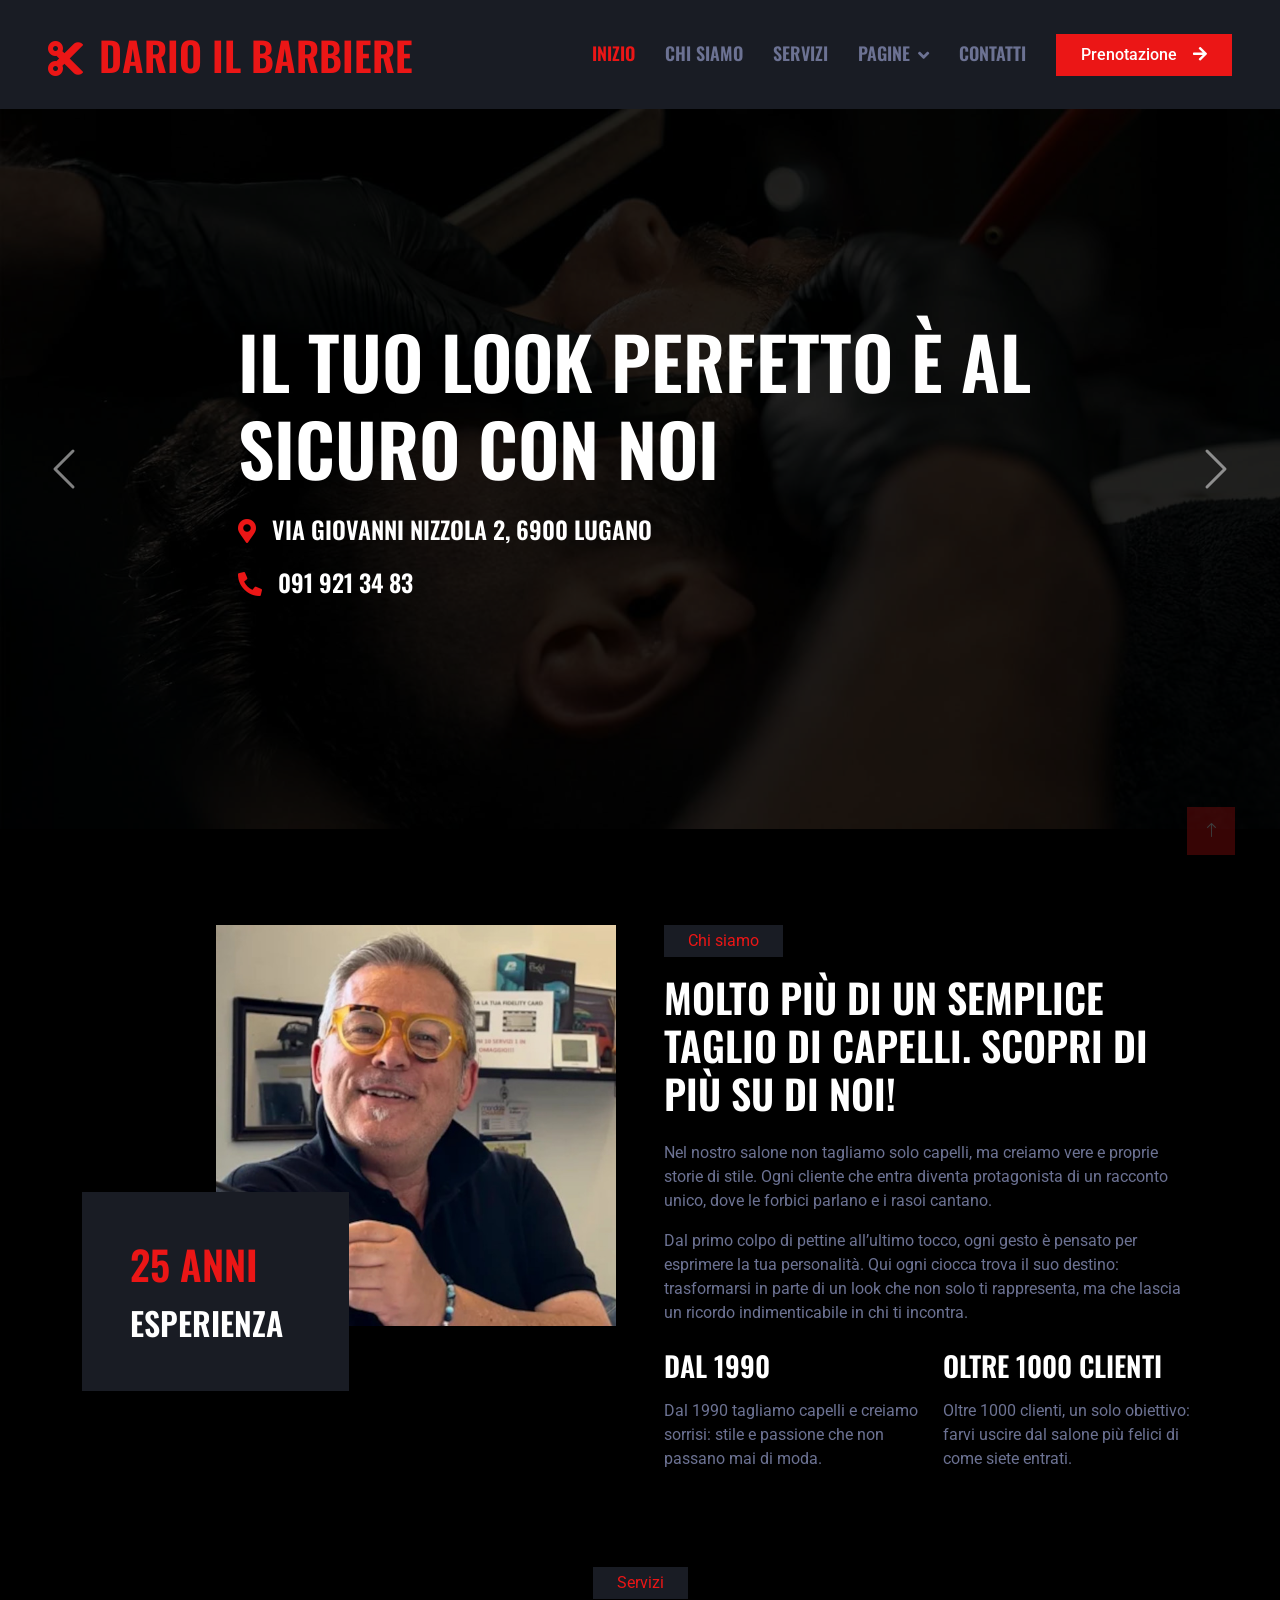
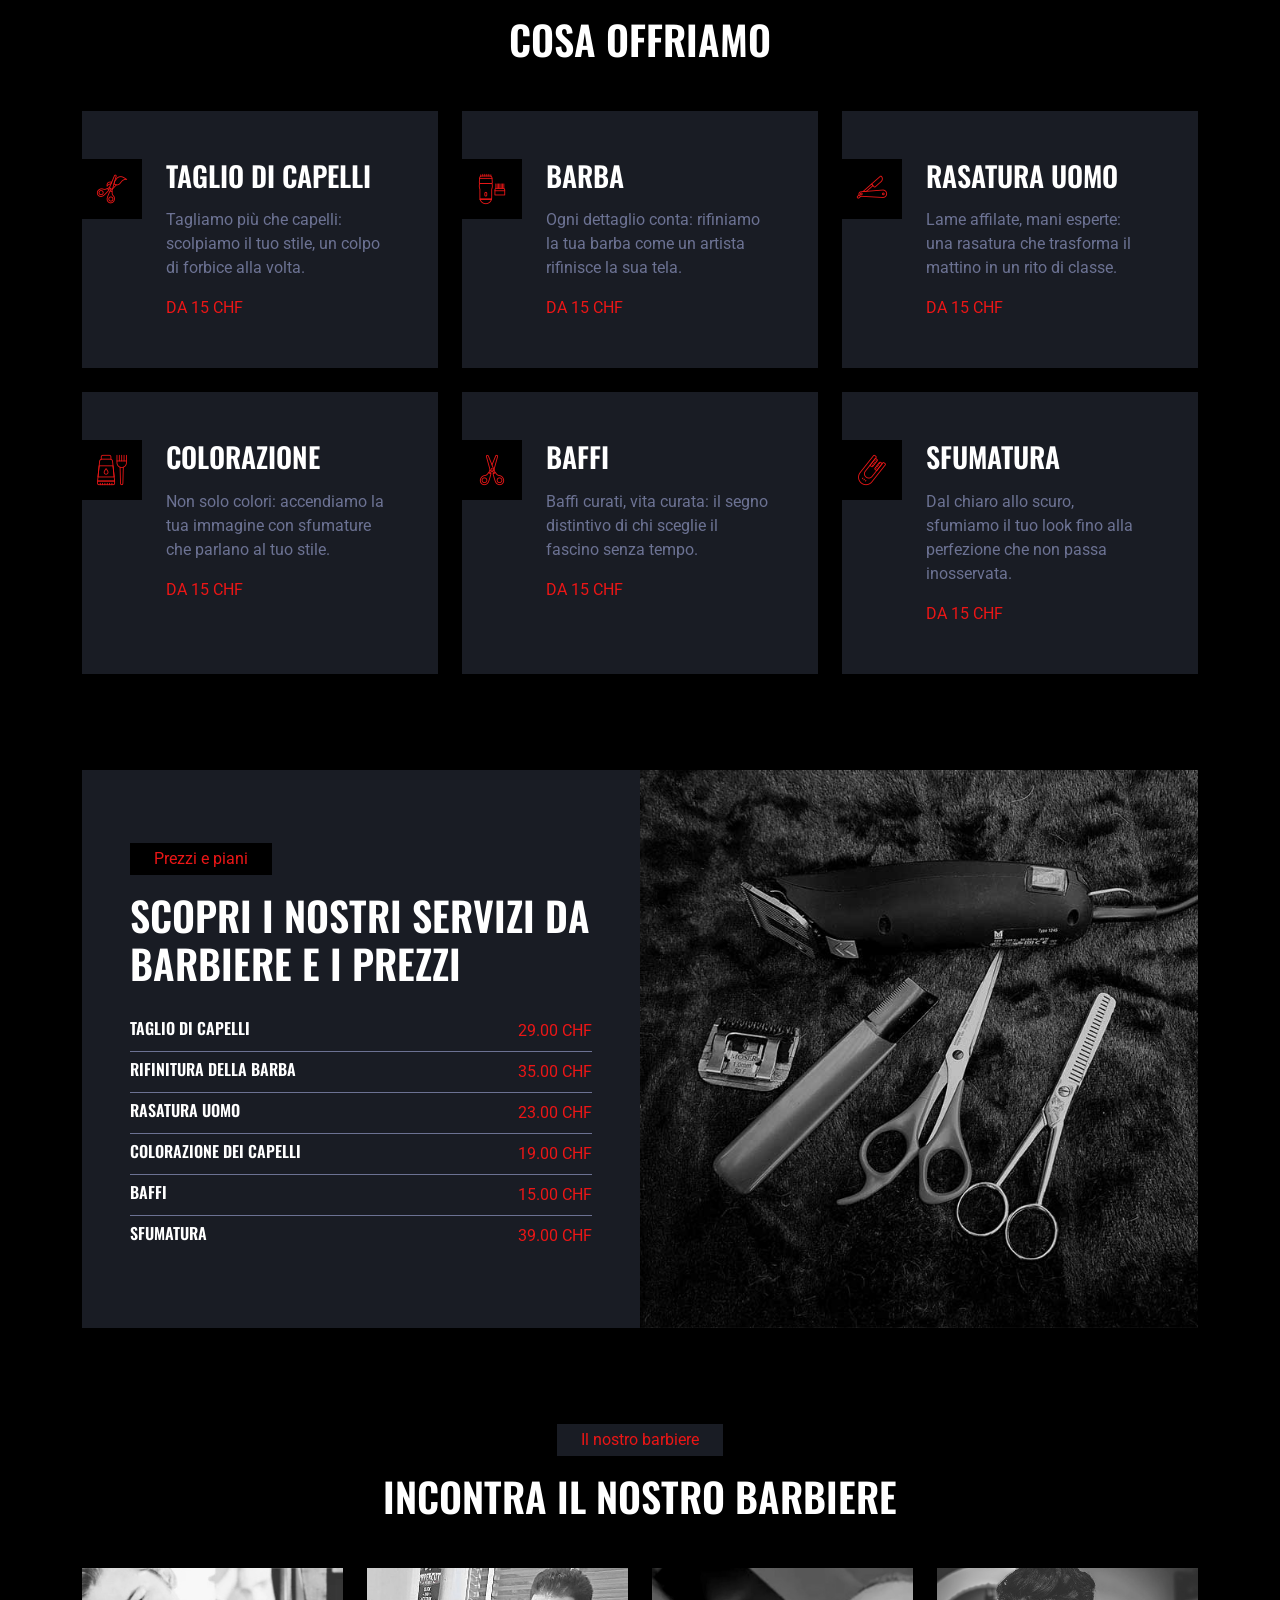
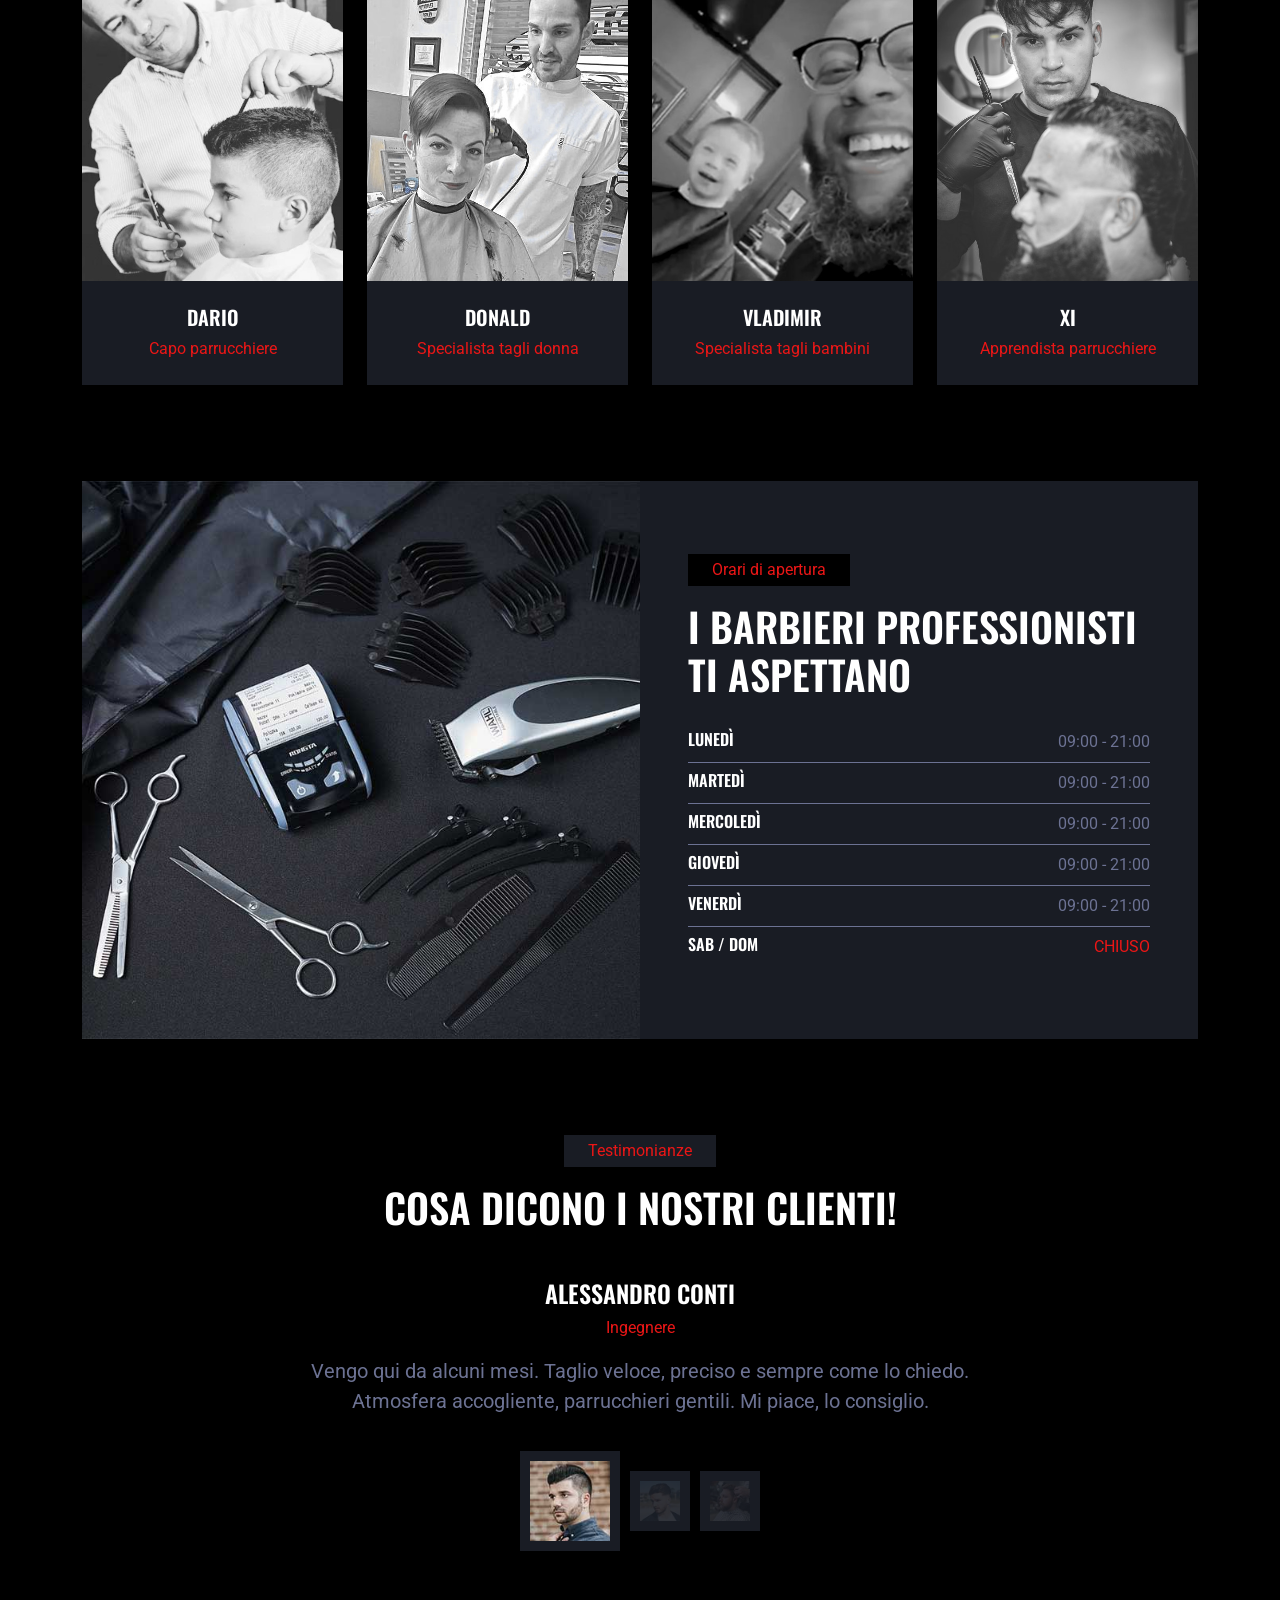
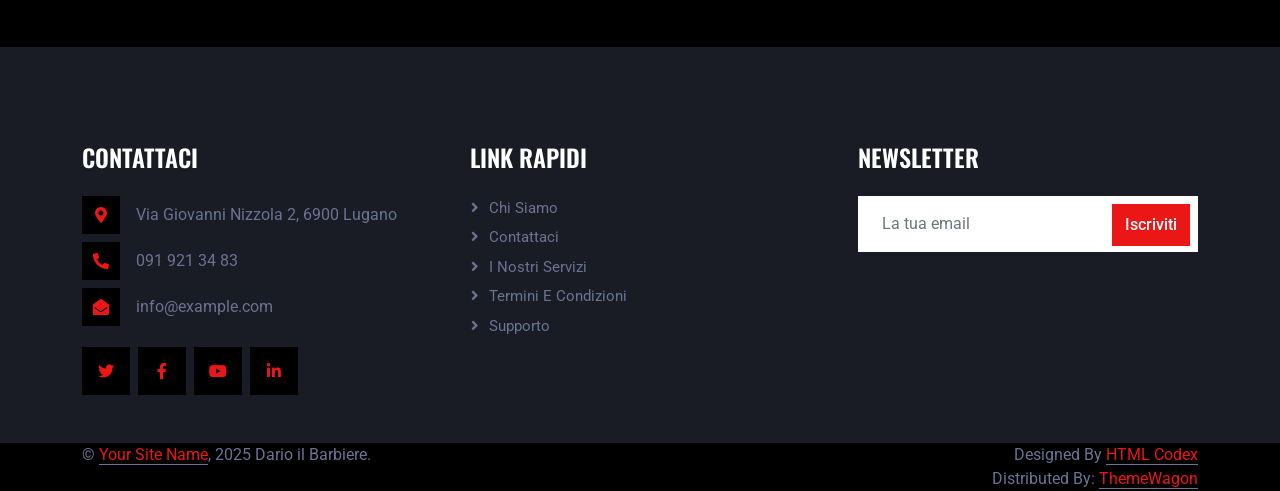
<file: index.html>
<!DOCTYPE html>
<html lang="en">

<head>
    <meta charset="utf-8">
    <title>Dario Il Barbiere</title>
    <meta content="width=device-width, initial-scale=1.0" name="viewport">
    <meta content="" name="parrucchiere, salone di bellezza, taglio capelli, acconciature, colore capelli, parrucchiere donna, parrucchiere uomo, styling, trattamenti capelli, bellezza, cura dei capelli">
    <meta content="" name="Dario il Barbiere a Lugano: parrucchiere professionale per uomo e donna. Tagli moderni, rasature classiche, colore e cura dei capelli. Prenota ora il tuo appuntamento!">

    <!-- Favicon -->
    <link href="img/favicon.ico" rel="icon">

    <!-- Google Web Fonts -->
    <link rel="preconnect" href="https://fonts.googleapis.com">
    <link rel="preconnect" href="https://fonts.gstatic.com" crossorigin>
    <link href="https://fonts.googleapis.com/css2?family=Roboto:wght@400;500&family=Oswald:wght@600&display=swap" rel="stylesheet">

    <!-- Icon Font Stylesheet -->
    <link href="https://cdnjs.cloudflare.com/ajax/libs/font-awesome/5.10.0/css/all.min.css" rel="stylesheet">
    <link href="https://cdn.jsdelivr.net/npm/bootstrap-icons@1.4.1/font/bootstrap-icons.css" rel="stylesheet">

    <!-- Libraries Stylesheet -->
    <link href="lib/animate/animate.min.css" rel="stylesheet">
    <link href="lib/owlcarousel/assets/owl.carousel.min.css" rel="stylesheet">

    <!-- Customized Bootstrap Stylesheet -->
    <link href="css/bootstrap.min.css" rel="stylesheet">

    <!-- Template Stylesheet -->
    <link href="css/style.css" rel="stylesheet">
</head>

<body>
    <!-- Spinner Start -->
    <div id="spinner" class="show bg-dark position-fixed translate-middle w-100 vh-100 top-50 start-50 d-flex align-items-center justify-content-center">
        <div class="spinner-grow text-primary" style="width: 3rem; height: 3rem;" role="status">
            <span class="sr-only">Caricamento...</span>
        </div>
    </div>
    <!-- Spinner End -->


    <!-- Navbar Start -->
    <nav class="navbar navbar-expand-lg bg-secondary navbar-dark sticky-top py-lg-0 px-lg-5 wow fadeIn" data-wow-delay="0.1s">
        <a href="index.html" class="navbar-brand ms-4 ms-lg-0">
            <h1 class="mb-0 text-primary text-uppercase"><i class="fa fa-cut me-3"></i>Dario Il Barbiere</h1>
        </a>
        <button type="button" class="navbar-toggler me-4" data-bs-toggle="collapse" data-bs-target="#navbarCollapse">
            <span class="navbar-toggler-icon"></span>
        </button>
        <div class="collapse navbar-collapse" id="navbarCollapse">
        <div class="navbar-nav ms-auto p-4 p-lg-0">
            <a href="index.html" class="nav-item nav-link active">Inizio</a>
            <a href="about.html" class="nav-item nav-link">Chi siamo</a>
            <a href="service.html" class="nav-item nav-link">Servizi</a>
            <div class="nav-item dropdown">
                <a href="#" class="nav-link dropdown-toggle" data-bs-toggle="dropdown">Pagine</a>
                <div class="dropdown-menu m-0">
                    <a href="price.html" class="dropdown-item">Listino prezzi</a>
                    <a href="team.html" class="dropdown-item">Il nostro barbiere</a>
                    <a href="open.html" class="dropdown-item">Orari di apertura</a>
                    <a href="testimonial.html" class="dropdown-item">Testimonianze</a>
                    <a href="404.html" class="dropdown-item">Pagina non trovata</a>
                </div>
            </div>
            <a href="contact.html" class="nav-item nav-link">Contatti</a>
        </div>
        <a href="" class="btn btn-primary rounded-0 py-2 px-lg-4 d-none d-lg-block">
            Prenotazione<i class="fa fa-arrow-right ms-3"></i>
        </a>
    </div>
    </nav>
    <!-- Navbar End -->


    <!-- Carousel Start -->
    <div class="container-fluid p-0 mb-5 wow fadeIn" data-wow-delay="0.1s">
        <div id="header-carousel" class="carousel slide" data-bs-ride="carousel">
            <div class="carousel-inner">
                <div class="carousel-item active">
                    <img class="w-100" src="img/carousel-1.jpg" alt="Image">
                    <div class="carousel-caption d-flex align-items-center justify-content-center text-start">
                        <div class="mx-sm-5 px-5" style="max-width: 900px;">
                            <h1 class="display-2 text-white text-uppercase mb-4 animated slideInDown">Il tuo look perfetto è al sicuro con noi</h1>
                            <h4 class="text-white text-uppercase mb-4 animated slideInDown"><i class="fa fa-map-marker-alt text-primary me-3"></i>Via Giovanni Nizzola 2, 6900 Lugano</h4>
                            <h4 class="text-white text-uppercase mb-4 animated slideInDown"><i class="fa fa-phone-alt text-primary me-3"></i>091 921 34 83</h4>
                        </div>
                    </div>
                </div>
                <div class="carousel-item">
                    <img class="w-100" src="img/carousel-2.jpg" alt="Image">
                    <div class="carousel-caption d-flex align-items-center justify-content-center text-start">
                        <div class="mx-sm-5 px-5" style="max-width: 900px;">
                            <h1 class="display-2 text-white text-uppercase mb-4 animated slideInDown">Eleganza e stile senza spendere una fortuna</h1>
                            <h4 class="text-white text-uppercase mb-4 animated slideInDown"><i class="fa fa-map-marker-alt text-primary me-3"></i>Via Giovanni Nizzola 2, 6900 Lugano</h4>
                            <h4 class="text-white text-uppercase mb-4 animated slideInDown"><i class="fa fa-phone-alt text-primary me-3"></i>091 921 34 83</h4>
                        </div>
                    </div>
                </div>
            </div>
            <button class="carousel-control-prev" type="button" data-bs-target="#header-carousel"
                data-bs-slide="prev">
                <span class="carousel-control-prev-icon" aria-hidden="true"></span>
                <span class="visually-hidden">Precedente</span>
            </button>
            <button class="carousel-control-next" type="button" data-bs-target="#header-carousel"
                data-bs-slide="next">
                <span class="carousel-control-next-icon" aria-hidden="true"></span>
                <span class="visually-hidden">Successivo</span>
            </button>
        </div>
    </div>
    <!-- Carousel End -->


    <!-- About Start -->
    <div class="container-xxl py-5">
        <div class="container">
            <div class="row g-5">
                <div class="col-lg-6 wow fadeIn" data-wow-delay="0.1s">
                    <div class="d-flex flex-column">
                        <img class="img-fluid w-75 align-self-end" src="img/about.jpg" alt="">
                        <div class="w-50 bg-secondary p-5" style="margin-top: -25%;">
                            <h1 class="text-uppercase text-primary mb-3">25 anni</h1>
                            <h2 class="text-uppercase mb-0">Esperienza</h2>
                        </div>
                    </div>
                </div>
                <div class="col-lg-6 wow fadeIn" data-wow-delay="0.5s">
                    <p class="d-inline-block bg-secondary text-primary py-1 px-4">Chi siamo</p>
                    <h1 class="text-uppercase mb-4">Molto più di un semplice taglio di capelli. Scopri di più su di noi!</h1>
                    <p>Nel nostro salone non tagliamo solo capelli, ma creiamo vere e proprie storie di stile. Ogni cliente che entra diventa protagonista di un racconto unico, dove le forbici parlano e i rasoi cantano. </p>

                    <p class="mb-4">Dal primo colpo di pettine all’ultimo tocco, ogni gesto è pensato per esprimere la tua personalità. Qui ogni ciocca trova il suo destino: trasformarsi in parte di un look che non solo ti rappresenta, ma che lascia un ricordo indimenticabile in chi ti incontra.</p>
                    <div class="row g-4">
                        <div class="col-md-6">
                            <h3 class="text-uppercase mb-3">Dal 1990</h3>
                            <p class="mb-0">Dal 1990 tagliamo capelli e creiamo sorrisi: stile e passione che non passano mai di moda.</p>
                        </div>
                        <div class="col-md-6">
                            <h3 class="text-uppercase mb-3">Oltre 1000 clienti</h3>
                            <p class="mb-0">Oltre 1000 clienti, un solo obiettivo: farvi uscire dal salone più felici di come siete entrati.</p>
                        </div>
                    </div>
                </div>
            </div>
        </div>
    </div>
    <!-- About End -->


    <!-- Service Start -->
    <div class="container-xxl py-5">
        <div class="container">
            <div class="text-center mx-auto mb-5 wow fadeInUp" data-wow-delay="0.1s" style="max-width: 600px;">
                <p class="d-inline-block bg-secondary text-primary py-1 px-4">Servizi</p>
                <h1 class="text-uppercase">Cosa offriamo</h1>
            </div>
            <div class="row g-4">
                <div class="col-lg-4 col-md-6 wow fadeInUp" data-wow-delay="0.1s">
                    <div class="service-item position-relative overflow-hidden bg-secondary d-flex h-100 p-5 ps-0">
                        <div class="bg-dark d-flex flex-shrink-0 align-items-center justify-content-center" style="width: 60px; height: 60px;">
                            <img class="img-fluid" src="img/haircut.png" alt="">
                        </div>
                        <div class="ps-4">
                            <h3 class="text-uppercase mb-3">Taglio di capelli</h3>
                            <p>Tagliamo più che capelli: scolpiamo il tuo stile, un colpo di forbice alla volta.</p>
                            <span class="text-uppercase text-primary">Da 15 CHF</span>
                        </div>
                        <a class="btn btn-square" href=""><i class="fa fa-plus text-primary"></i></a>
                    </div>
                </div>
                <div class="col-lg-4 col-md-6 wow fadeInUp" data-wow-delay="0.3s">
                    <div class="service-item position-relative overflow-hidden bg-secondary d-flex h-100 p-5 ps-0">
                        <div class="bg-dark d-flex flex-shrink-0 align-items-center justify-content-center" style="width: 60px; height: 60px;">
                            <img class="img-fluid" src="img/beard-trim.png" alt="">
                        </div>
                        <div class="ps-4">
                            <h3 class="text-uppercase mb-3">Barba</h3>
                            <p>Ogni dettaglio conta: rifiniamo la tua barba come un artista rifinisce la sua tela.</p>
                            <span class="text-uppercase text-primary">Da 15 CHF</span>
                        </div>
                        <a class="btn btn-square" href=""><i class="fa fa-plus text-primary"></i></a>
                    </div>
                </div>
                <div class="col-lg-4 col-md-6 wow fadeInUp" data-wow-delay="0.5s">
                    <div class="service-item position-relative overflow-hidden bg-secondary d-flex h-100 p-5 ps-0">
                        <div class="bg-dark d-flex flex-shrink-0 align-items-center justify-content-center" style="width: 60px; height: 60px;">
                            <img class="img-fluid" src="img/mans-shave.png" alt="">
                        </div>
                        <div class="ps-4">
                            <h3 class="text-uppercase mb-3">Rasatura uomo</h3>
                            <p>Lame affilate, mani esperte: una rasatura che trasforma il mattino in un rito di classe.</p>
                            <span class="text-uppercase text-primary">Da 15 CHF</span>
                        </div>
                        <a class="btn btn-square" href=""><i class="fa fa-plus text-primary"></i></a>
                    </div>
                </div>
                <div class="col-lg-4 col-md-6 wow fadeInUp" data-wow-delay="0.1s">
                    <div class="service-item position-relative overflow-hidden bg-secondary d-flex h-100 p-5 ps-0">
                        <div class="bg-dark d-flex flex-shrink-0 align-items-center justify-content-center" style="width: 60px; height: 60px;">
                            <img class="img-fluid" src="img/hair-dyeing.png" alt="">
                        </div>
                        <div class="ps-4">
                            <h3 class="text-uppercase mb-3">Colorazione</h3>
                            <p>Non solo colori: accendiamo la tua immagine con sfumature che parlano al tuo stile.</p>
                            <span class="text-uppercase text-primary">Da 15 CHF</span>
                        </div>
                        <a class="btn btn-square" href=""><i class="fa fa-plus text-primary"></i></a>
                    </div>
                </div>
                <div class="col-lg-4 col-md-6 wow fadeInUp" data-wow-delay="0.3s">
                    <div class="service-item position-relative overflow-hidden bg-secondary d-flex h-100 p-5 ps-0">
                        <div class="bg-dark d-flex flex-shrink-0 align-items-center justify-content-center" style="width: 60px; height: 60px;">
                            <img class="img-fluid" src="img/mustache.png" alt="">
                        </div>
                        <div class="ps-4">
                            <h3 class="text-uppercase mb-3">Baffi</h3>
                            <p>Baffi curati, vita curata: il segno distintivo di chi sceglie il fascino senza tempo.</p>
                            <span class="text-uppercase text-primary">Da 15 CHF</span>
                        </div>
                        <a class="btn btn-square" href=""><i class="fa fa-plus text-primary"></i></a>
                    </div>
                </div>
                <div class="col-lg-4 col-md-6 wow fadeInUp" data-wow-delay="0.5s">
                    <div class="service-item position-relative overflow-hidden bg-secondary d-flex h-100 p-5 ps-0">
                        <div class="bg-dark d-flex flex-shrink-0 align-items-center justify-content-center" style="width: 60px; height: 60px;">
                            <img class="img-fluid" src="img/stacking.png" alt="">
                        </div>
                        <div class="ps-4">
                            <h3 class="text-uppercase mb-3">Sfumatura</h3>
                            <p>Dal chiaro allo scuro, sfumiamo il tuo look fino alla perfezione che non passa inosservata.</p>
                            <span class="text-uppercase text-primary">Da 15 CHF</span>
                        </div>
                        <a class="btn btn-square" href=""><i class="fa fa-plus text-primary"></i></a>
                    </div>
                </div>
            </div>
        </div>
    </div>
    <!-- Service End -->


    <!-- Price Start -->
    <div class="container-xxl py-5">
        <div class="container">
            <div class="row g-0">
                <div class="col-lg-6 wow fadeIn" data-wow-delay="0.1s">
                    <div class="bg-secondary h-100 d-flex flex-column justify-content-center p-5">
                        <p class="d-inline-flex bg-dark text-primary py-1 px-4 me-auto">Prezzi e piani</p>
                        <h1 class="text-uppercase mb-4">Scopri i nostri servizi da barbiere e i prezzi</h1>
                        <div>
                            <div class="d-flex justify-content-between border-bottom py-2">
                                <h6 class="text-uppercase mb-0">Taglio di capelli</h6>
                                <span class="text-uppercase text-primary">29.00 CHF</span>
                            </div>
                            <div class="d-flex justify-content-between border-bottom py-2">
                                <h6 class="text-uppercase mb-0">Rifinitura della barba</h6>
                                <span class="text-uppercase text-primary">35.00 CHF</span>
                            </div>
                            <div class="d-flex justify-content-between border-bottom py-2">
                                <h6 class="text-uppercase mb-0">Rasatura uomo</h6>
                                <span class="text-uppercase text-primary">23.00 CHF</span>
                            </div>
                            <div class="d-flex justify-content-between border-bottom py-2">
                                <h6 class="text-uppercase mb-0">Colorazione dei capelli</h6>
                                <span class="text-uppercase text-primary">19.00 CHF</span>
                            </div>
                            <div class="d-flex justify-content-between border-bottom py-2">
                                <h6 class="text-uppercase mb-0">Baffi</h6>
                                <span class="text-uppercase text-primary">15.00 CHF</span>
                            </div>
                            <div class="d-flex justify-content-between py-2">
                                <h6 class="text-uppercase mb-0">Sfumatura</h6>
                                <span class="text-uppercase text-primary">39.00 CHF</span>
                            </div>
                        </div>
                    </div>
                </div>
                <div class="col-lg-6 wow fadeIn" data-wow-delay="0.5s">
                    <div class="h-100">
                        <img class="img-fluid h-100" src="img/price.jpg" alt="">
                    </div>
                </div>
            </div>
        </div>
    </div>
    <!-- Price End -->


    <!-- Team Start -->
    <div class="container-xxl py-5">
        <div class="container">
            <div class="text-center mx-auto mb-5 wow fadeInUp" data-wow-delay="0.1s" style="max-width: 600px;">
                <p class="d-inline-block bg-secondary text-primary py-1 px-4">Il nostro barbiere</p>
                <h1 class="text-uppercase">Incontra il nostro barbiere</h1>
            </div>
            <div class="row g-4">
                <div class="col-lg-3 col-md-6 wow fadeInUp" data-wow-delay="0.1s">
                    <div class="team-item">
                        <div class="team-img position-relative overflow-hidden">
                            <img class="img-fluid" src="img/team-1.jpg" alt="">
                            <div class="team-social">
                                <a class="btn btn-square" href=""><i class="fab fa-facebook-f"></i></a>
                                <a class="btn btn-square" href=""><i class="fab fa-twitter"></i></a>
                                <a class="btn btn-square" href=""><i class="fab fa-instagram"></i></a>
                            </div>
                        </div>
                        <div class="bg-secondary text-center p-4">
                            <h5 class="text-uppercase">Dario</h5>
                            <span class="text-primary">Capo parrucchiere</span>
                        </div>
                    </div>
                </div>
                <div class="col-lg-3 col-md-6 wow fadeInUp" data-wow-delay="0.3s">
                    <div class="team-item">
                        <div class="team-img position-relative overflow-hidden">
                            <img class="img-fluid" src="img/team-2.jpg" alt="">
                            <div class="team-social">
                                <a class="btn btn-square" href=""><i class="fab fa-facebook-f"></i></a>
                                <a class="btn btn-square" href=""><i class="fab fa-twitter"></i></a>
                                <a class="btn btn-square" href=""><i class="fab fa-instagram"></i></a>
                            </div>
                        </div>
                        <div class="bg-secondary text-center p-4">
                            <h5 class="text-uppercase">Donald</h5>
                            <span class="text-primary">Specialista tagli donna</span>
                        </div>
                    </div>
                </div>
                <div class="col-lg-3 col-md-6 wow fadeInUp" data-wow-delay="0.5s">
                    <div class="team-item">
                        <div class="team-img position-relative overflow-hidden">
                            <img class="img-fluid" src="img/team-3.jpg" alt="">
                            <div class="team-social">
                                <a class="btn btn-square" href=""><i class="fab fa-facebook-f"></i></a>
                                <a class="btn btn-square" href=""><i class="fab fa-twitter"></i></a>
                                <a class="btn btn-square" href=""><i class="fab fa-instagram"></i></a>
                            </div>
                        </div>
                        <div class="bg-secondary text-center p-4">
                            <h5 class="text-uppercase">Vladimir</h5>
                            <span class="text-primary">Specialista tagli bambini</span>
                        </div>
                    </div>
                </div>
                <div class="col-lg-3 col-md-6 wow fadeInUp" data-wow-delay="0.7s">
                    <div class="team-item">
                        <div class="team-img position-relative overflow-hidden">
                            <img class="img-fluid" src="img/team-4.jpg" alt="">
                            <div class="team-social">
                                <a class="btn btn-square" href=""><i class="fab fa-facebook-f"></i></a>
                                <a class="btn btn-square" href=""><i class="fab fa-twitter"></i></a>
                                <a class="btn btn-square" href=""><i class="fab fa-instagram"></i></a>
                            </div>
                        </div>
                        <div class="bg-secondary text-center p-4">
                            <h5 class="text-uppercase">Xi</h5>
                            <span class="text-primary">Apprendista parrucchiere</span>
                        </div>
                    </div>
                </div>
            </div>
        </div>
    </div>
    <!-- Team End -->


    <!-- Working Hours Start -->
    <div class="container-xxl py-5">
        <div class="container">
            <div class="row g-0">
                <div class="col-lg-6 wow fadeIn" data-wow-delay="0.1s">
                    <div class="h-100">
                        <img class="img-fluid h-100" src="img/open.jpg" alt="">
                    </div>
                </div>
                <div class="col-lg-6 wow fadeIn" data-wow-delay="0.5s">
                    <div class="bg-secondary h-100 d-flex flex-column justify-content-center p-5">
                        <p class="d-inline-flex bg-dark text-primary py-1 px-4 me-auto">Orari di apertura</p>
                        <h1 class="text-uppercase mb-4">I barbieri professionisti ti aspettano</h1>
                        <div>
                            <div class="d-flex justify-content-between border-bottom py-2">
                                <h6 class="text-uppercase mb-0">Lunedì</h6>
                                <span class="text-uppercase">09:00 - 21:00</span>
                            </div>
                            <div class="d-flex justify-content-between border-bottom py-2">
                                <h6 class="text-uppercase mb-0">Martedì</h6>
                                <span class="text-uppercase">09:00 - 21:00</span>
                            </div>
                            <div class="d-flex justify-content-between border-bottom py-2">
                                <h6 class="text-uppercase mb-0">Mercoledì</h6>
                                <span class="text-uppercase">09:00 - 21:00</span>
                            </div>
                            <div class="d-flex justify-content-between border-bottom py-2">
                                <h6 class="text-uppercase mb-0">Giovedì</h6>
                                <span class="text-uppercase">09:00 - 21:00</span>
                            </div>
                            <div class="d-flex justify-content-between border-bottom py-2">
                                <h6 class="text-uppercase mb-0">Venerdì</h6>
                                <span class="text-uppercase">09:00 - 21:00</span>
                            </div>
                            <div class="d-flex justify-content-between py-2">
                                <h6 class="text-uppercase mb-0">Sab / Dom</h6>
                                <span class="text-uppercase text-primary">Chiuso</span>
                            </div>
                        </div>
                    </div>
                </div>
            </div>
        </div>
    </div>
    <!-- Working Hours End -->


    <!-- Testimonial Start -->
    <div class="container-xxl py-5">
        <div class="container">
            <div class="text-center mx-auto mb-5 wow fadeInUp" data-wow-delay="0.1s" style="max-width: 600px;">
                <p class="d-inline-block bg-secondary text-primary py-1 px-4">Testimonianze</p>
                <h1 class="text-uppercase">Cosa Dicono i Nostri Clienti!</h1>
            </div>
            <div class="owl-carousel testimonial-carousel wow fadeInUp" data-wow-delay="0.1s">
                <div class="testimonial-item text-center" data-dot="<img class='img-fluid' src='img/testimonial-1.jpg' alt=''>">
                    <h4 class="text-uppercase">Alessandro Conti</h4>
                    <p class="text-primary">Ingegnere</p>
                    <span class="fs-5">Vengo qui da alcuni mesi. Taglio veloce, preciso e sempre come lo chiedo. Atmosfera accogliente, parrucchieri gentili. Mi piace, lo consiglio.</span>
                </div>
                <div class="testimonial-item text-center" data-dot="<img class='img-fluid' src='img/testimonial-2.jpg' alt=''>">
                    <h4 class="text-uppercase">Matteo Ricci</h4>
                    <p class="text-primary">Architetto</p>
                    <span class="fs-5">Posto fantastico! Taglio e barba perfetti. Anche gli amici hanno notato che sembro meglio. Prezzi giusti, servizio ottimo. Tornerò di sicuro.</span>
                </div>
                <div class="testimonial-item text-center" data-dot="<img class='img-fluid' src='img/testimonial-3.jpg' alt=''>">
                    <h4 class="text-uppercase">Francesco Marino</h4>
                    <p class="text-primary">Medico</p>
                    <span class="fs-5">Sono entrato per caso e sono rimasto molto soddisfatto. Il barbiere ha capito subito cosa volevo. Pulito, comodo e professionale. Solo qui d’ora in poi.</span>
                </div>
            </div>      
        </div>
    </div>
    <!-- Testimonial End -->


    <!-- Footer Start -->
    <div class="container-fluid bg-secondary text-light footer mt-5 pt-5 wow fadeIn" data-wow-delay="0.1s">
        <div class="container py-5">
            <div class="row g-5">
                <div class="col-lg-4 col-md-6">
                    <h4 class="text-uppercase mb-4">Contattaci</h4>
                    <div class="d-flex align-items-center mb-2">
                        <div class="btn-square bg-dark flex-shrink-0 me-3">
                            <span class="fa fa-map-marker-alt text-primary"></span>
                        </div>
                        <span>Via Giovanni Nizzola 2, 6900 Lugano</span>
                    </div>
                    <div class="d-flex align-items-center mb-2">
                        <div class="btn-square bg-dark flex-shrink-0 me-3">
                            <span class="fa fa-phone-alt text-primary"></span>
                        </div>
                        <span>091 921 34 83</span>
                    </div>
                    <div class="d-flex align-items-center">
                        <div class="btn-square bg-dark flex-shrink-0 me-3">
                            <span class="fa fa-envelope-open text-primary"></span>
                        </div>
                        <span>info@example.com</span>
                    </div>
                </div>
                    <div class="col-lg-4 col-md-6">
                        <h4 class="text-uppercase mb-4">Link Rapidi</h4>
                        <a class="btn btn-link" href="">Chi Siamo</a>
                        <a class="btn btn-link" href="">Contattaci</a>
                        <a class="btn btn-link" href="">I Nostri Servizi</a>
                        <a class="btn btn-link" href="">Termini e Condizioni</a>
                        <a class="btn btn-link" href="">Supporto</a>
                    </div>
                    <div class="col-lg-4 col-md-6">
                        <h4 class="text-uppercase mb-4">Newsletter</h4>
                        <div class="position-relative mb-4">
                            <input class="form-control border-0 w-100 py-3 ps-4 pe-5" type="text" placeholder="La tua email">
                            <button type="button" class="btn btn-primary py-2 position-absolute top-0 end-0 mt-2 me-2">Iscriviti</button>
                        </div>
                    </div>

                    </div>
                    <div class="d-flex pt-1 m-n1">
                        <a class="btn btn-lg-square btn-dark text-primary m-1" href=""><i class="fab fa-twitter"></i></a>
                        <a class="btn btn-lg-square btn-dark text-primary m-1" href=""><i class="fab fa-facebook-f"></i></a>
                        <a class="btn btn-lg-square btn-dark text-primary m-1" href=""><i class="fab fa-youtube"></i></a>
                        <a class="btn btn-lg-square btn-dark text-primary m-1" href=""><i class="fab fa-linkedin-in"></i></a>
                    </div>
                </div>
            </div>
        </div>
        <div class="container">
            <div class="copyright">
                <div class="row">
                    <div class="col-md-6 text-center text-md-start mb-3 mb-md-0">
                        &copy; <a class="border-bottom" href="#">Your Site Name</a>, 2025 Dario il Barbiere.
                    </div>
                    <div class="col-md-6 text-center text-md-end">
                        <!--/*** This template is free as long as you keep the footer author’s credit link/attribution link/backlink. If you'd like to use the template without the footer author’s credit link/attribution link/backlink, you can purchase the Credit Removal License from "https://htmlcodex.com/credit-removal". Thank you for your support. ***/-->
                        Designed By <a class="border-bottom" href="https://htmlcodex.com">HTML Codex</a>
                        <br>Distributed By: <a class="border-bottom" href="https://themewagon.com" target="_blank">ThemeWagon</a>
                    </div>
                </div>
            </div>
        </div>
    </div>
    <!-- Footer End -->


    <!-- Back to Top -->
    <a href="#" class="btn btn-primary btn-lg-square back-to-top"><i class="bi bi-arrow-up"></i></a>


    <!-- JavaScript Libraries -->
    <script src="https://code.jquery.com/jquery-3.4.1.min.js"></script>
    <script src="https://cdn.jsdelivr.net/npm/bootstrap@5.0.0/dist/js/bootstrap.bundle.min.js"></script>
    <script src="lib/wow/wow.min.js"></script>
    <script src="lib/easing/easing.min.js"></script>
    <script src="lib/waypoints/waypoints.min.js"></script>
    <script src="lib/owlcarousel/owl.carousel.min.js"></script>

    <!-- Template Javascript -->
    <script src="js/main.js"></script>
</body>

</html>
</file>
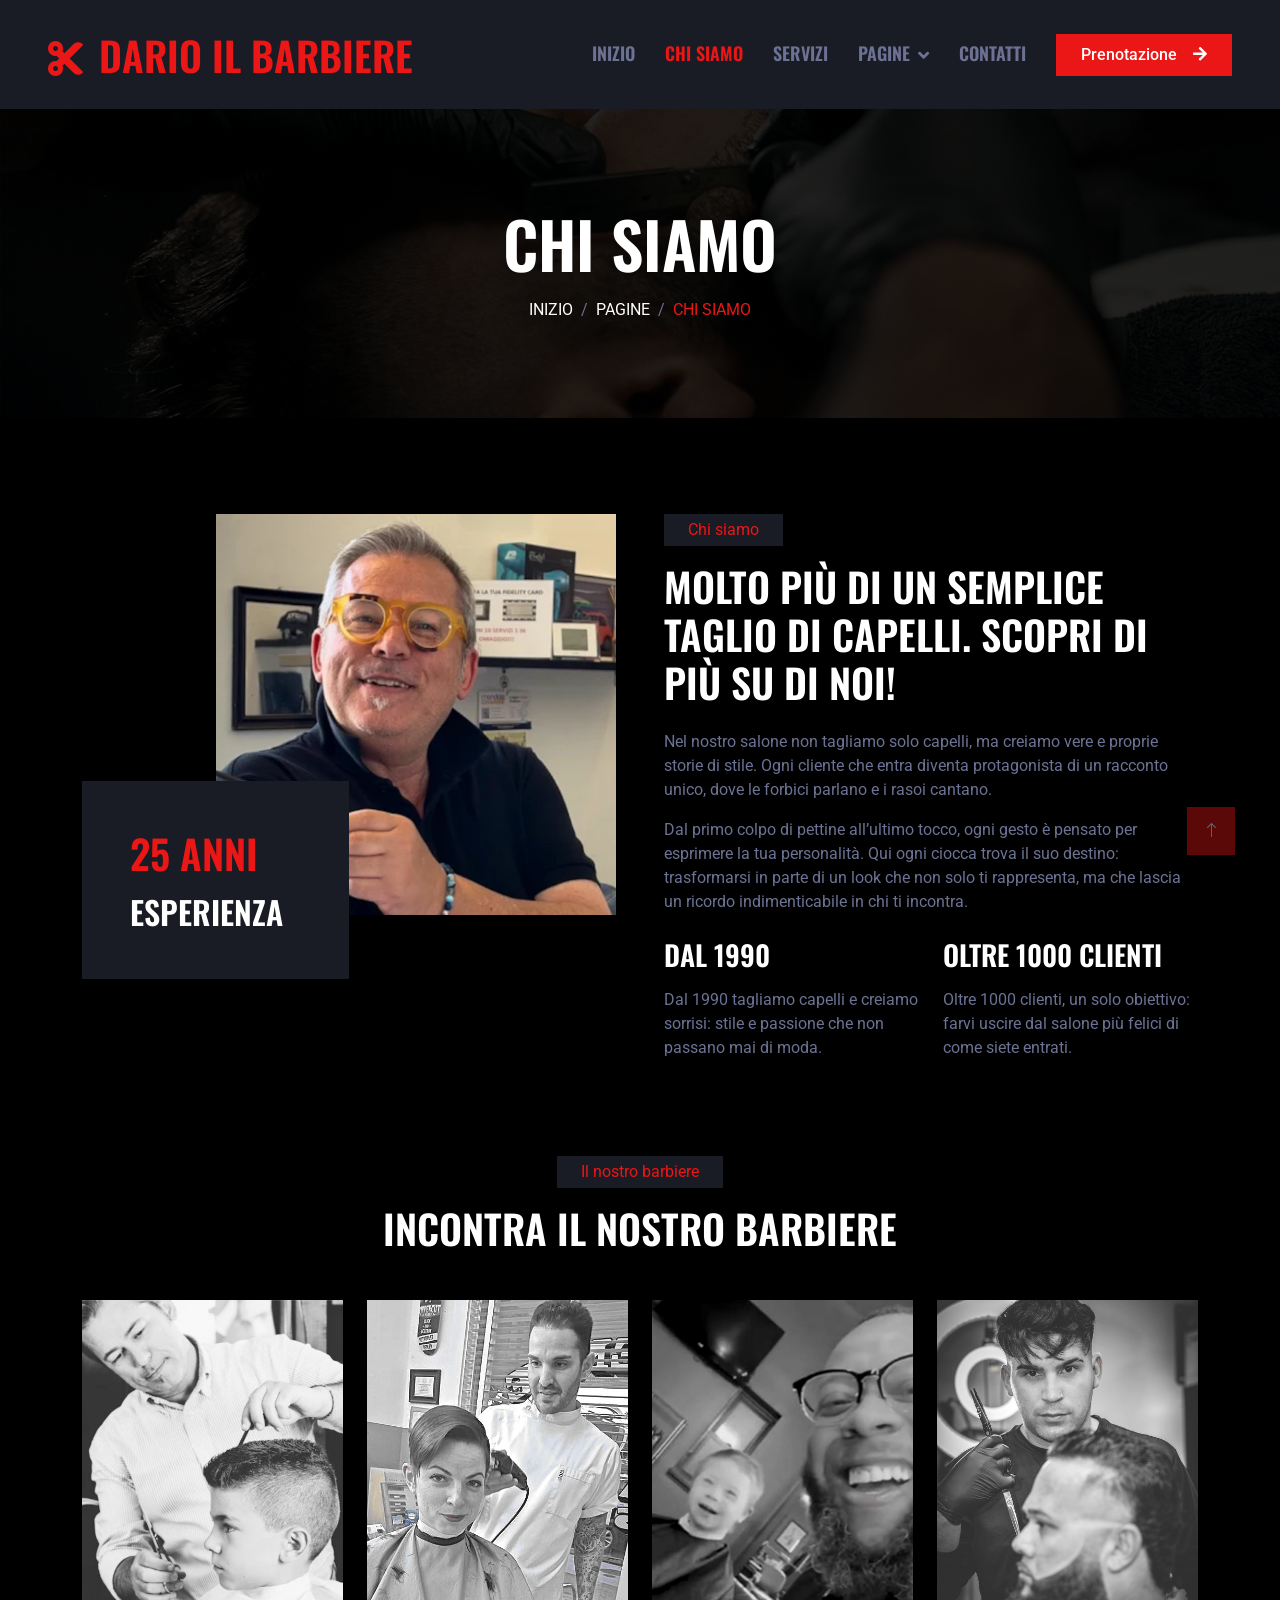
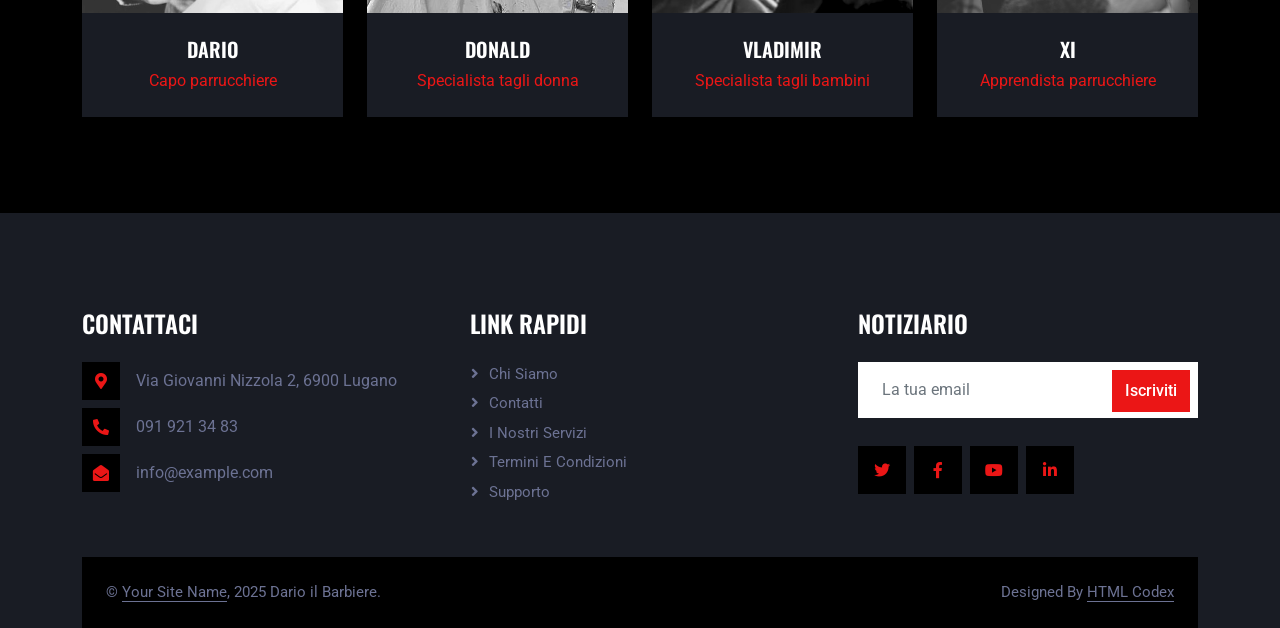
<file: about.html>
<!DOCTYPE html>
<html lang="en">

<head>
    <meta charset="utf-8">
    <title>Dario Il Barbiere</title>
    <meta content="width=device-width, initial-scale=1.0" name="viewport">
    <meta content="" name="parrucchiere, salone di bellezza, taglio capelli, acconciature, colore capelli, parrucchiere donna, parrucchiere uomo, styling, trattamenti capelli, bellezza, cura dei capelli">
    <meta content="" name="Dario il Barbiere a Lugano: parrucchiere professionale per uomo e donna. Tagli moderni, rasature classiche, colore e cura dei capelli. Prenota ora il tuo appuntamento!">

    <!-- Favicon -->
    <link href="img/favicon.ico" rel="icon">

    <!-- Google Web Fonts -->
    <link rel="preconnect" href="https://fonts.googleapis.com">
    <link rel="preconnect" href="https://fonts.gstatic.com" crossorigin>
    <link href="https://fonts.googleapis.com/css2?family=Roboto:wght@400;500&family=Oswald:wght@600&display=swap" rel="stylesheet">

    <!-- Icon Font Stylesheet -->
    <link href="https://cdnjs.cloudflare.com/ajax/libs/font-awesome/5.10.0/css/all.min.css" rel="stylesheet">
    <link href="https://cdn.jsdelivr.net/npm/bootstrap-icons@1.4.1/font/bootstrap-icons.css" rel="stylesheet">

    <!-- Libraries Stylesheet -->
    <link href="lib/animate/animate.min.css" rel="stylesheet">
    <link href="lib/owlcarousel/assets/owl.carousel.min.css" rel="stylesheet">

    <!-- Customized Bootstrap Stylesheet -->
    <link href="css/bootstrap.min.css" rel="stylesheet">

    <!-- Template Stylesheet -->
    <link href="css/style.css" rel="stylesheet">
</head>

<body>
    <!-- Spinner Start -->
    <div id="spinner" class="show bg-dark position-fixed translate-middle w-100 vh-100 top-50 start-50 d-flex align-items-center justify-content-center">
        <div class="spinner-grow text-primary" style="width: 3rem; height: 3rem;" role="status">
            <span class="sr-only">Caricamento...</span>
        </div>
    </div>
    <!-- Spinner End -->


    <!-- Navbar Start -->
    <nav class="navbar navbar-expand-lg bg-secondary navbar-dark sticky-top py-lg-0 px-lg-5 wow fadeIn" data-wow-delay="0.1s">
        <a href="index.html" class="navbar-brand ms-4 ms-lg-0">
            <h1 class="mb-0 text-primary text-uppercase"><i class="fa fa-cut me-3"></i>Dario Il Barbiere</h1>
        </a>
        <button type="button" class="navbar-toggler me-4" data-bs-toggle="collapse" data-bs-target="#navbarCollapse">
            <span class="navbar-toggler-icon"></span>
        </button>
        <div class="collapse navbar-collapse" id="navbarCollapse">
            <div class="navbar-nav ms-auto p-4 p-lg-0">
                <a href="index.html" class="nav-item nav-link">Inizio</a>
                <a href="about.html" class="nav-item nav-link active">Chi siamo</a>
                <a href="service.html" class="nav-item nav-link">Servizi</a>
                <div class="nav-item dropdown">
                    <a href="#" class="nav-link dropdown-toggle" data-bs-toggle="dropdown">Pagine</a>
                    <div class="dropdown-menu m-0">
                        <a href="price.html" class="dropdown-item">Listino prezzi</a>
                        <a href="team.html" class="dropdown-item">Il nostro barbiere</a>
                        <a href="open.html" class="dropdown-item">Orari di apertura</a>
                        <a href="testimonial.html" class="dropdown-item">Testimonianze</a>
                        <a href="404.html" class="dropdown-item">Pagina non trovata</a>
                    </div>
                </div>
                <a href="contact.html" class="nav-item nav-link">Contatti</a>
            </div>
            <a href="" class="btn btn-primary rounded-0 py-2 px-lg-4 d-none d-lg-block">Prenotazione<i class="fa fa-arrow-right ms-3"></i></a>
        </div>
    </nav>
    <!-- Navbar End -->


    <!-- Page Header Start -->
    <div class="container-fluid page-header py-5 mb-5 wow fadeIn" data-wow-delay="0.1s">
        <div class="container text-center py-5">
            <h1 class="display-3 text-white text-uppercase mb-3 animated slideInDown">Chi siamo</h1>
            <nav aria-label="breadcrumb animated slideInDown">
                <ol class="breadcrumb justify-content-center text-uppercase mb-0">
                    <li class="breadcrumb-item"><a class="text-white" href="#">Inizio</a></li>
                    <li class="breadcrumb-item"><a class="text-white" href="#">Pagine</a></li>
                    <li class="breadcrumb-item text-primary active" aria-current="page">Chi siamo</li>
                </ol>
            </nav>
        </div>
    </div>
    <!-- Page Header End -->


    <!-- About Start -->
    <div class="container-xxl py-5">
        <div class="container">
            <div class="row g-5">
                <div class="col-lg-6 wow fadeIn" data-wow-delay="0.1s">
                    <div class="d-flex flex-column">
                        <img class="img-fluid w-75 align-self-end" src="img/about.jpg" alt="">
                        <div class="w-50 bg-secondary p-5" style="margin-top: -25%;">
                            <h1 class="text-uppercase text-primary mb-3">25 anni</h1>
                            <h2 class="text-uppercase mb-0">Esperienza</h2>
                        </div>
                    </div>
                </div>
                <div class="col-lg-6 wow fadeIn" data-wow-delay="0.5s">
                    <p class="d-inline-block bg-secondary text-primary py-1 px-4">Chi siamo</p>
                    <h1 class="text-uppercase mb-4">Molto più di un semplice taglio di capelli. Scopri di più su di noi!</h1>
                    <p>Nel nostro salone non tagliamo solo capelli, ma creiamo vere e proprie storie di stile. Ogni cliente che entra diventa protagonista di un racconto unico, dove le forbici parlano e i rasoi cantano. </p>

                    <p class="mb-4">Dal primo colpo di pettine all’ultimo tocco, ogni gesto è pensato per esprimere la tua personalità. Qui ogni ciocca trova il suo destino: trasformarsi in parte di un look che non solo ti rappresenta, ma che lascia un ricordo indimenticabile in chi ti incontra.</p>
                    <div class="row g-4">
                        <div class="col-md-6">
                            <h3 class="text-uppercase mb-3">Dal 1990</h3>
                            <p class="mb-0">Dal 1990 tagliamo capelli e creiamo sorrisi: stile e passione che non passano mai di moda.</p>
                        </div>
                        <div class="col-md-6">
                            <h3 class="text-uppercase mb-3">Oltre 1000 clienti </h3>
                            <p class="mb-0">Oltre 1000 clienti, un solo obiettivo: farvi uscire dal salone più felici di come siete entrati.</p>
                        </div>
                    </div>
                </div>
            </div>
        </div>
    </div>
    <!-- About End -->


    <!-- Team Start -->
    <div class="container-xxl py-5">
        <div class="container">
            <div class="text-center mx-auto mb-5 wow fadeInUp" data-wow-delay="0.1s" style="max-width: 600px;">
                <p class="d-inline-block bg-secondary text-primary py-1 px-4">Il nostro barbiere</p>
                <h1 class="text-uppercase">Incontra il nostro barbiere</h1>
            </div>
            <div class="row g-4">
                <div class="col-lg-3 col-md-6 wow fadeInUp" data-wow-delay="0.1s">
                    <div class="team-item">
                        <div class="team-img position-relative overflow-hidden">
                            <img class="img-fluid" src="img/team-1.jpg" alt="">
                            <div class="team-social">
                                <a class="btn btn-square" href=""><i class="fab fa-facebook-f"></i></a>
                                <a class="btn btn-square" href=""><i class="fab fa-twitter"></i></a>
                                <a class="btn btn-square" href=""><i class="fab fa-instagram"></i></a>
                            </div>
                        </div>
                        <div class="bg-secondary text-center p-4">
                            <h5 class="text-uppercase">Dario</h5>
                            <span class="text-primary">Capo parrucchiere</span>
                        </div>
                    </div>
                </div>
                <div class="col-lg-3 col-md-6 wow fadeInUp" data-wow-delay="0.3s">
                    <div class="team-item">
                        <div class="team-img position-relative overflow-hidden">
                            <img class="img-fluid" src="img/team-2.jpg" alt="">
                            <div class="team-social">
                                <a class="btn btn-square" href=""><i class="fab fa-facebook-f"></i></a>
                                <a class="btn btn-square" href=""><i class="fab fa-twitter"></i></a>
                                <a class="btn btn-square" href=""><i class="fab fa-instagram"></i></a>
                            </div>
                        </div>
                        <div class="bg-secondary text-center p-4">
                            <h5 class="text-uppercase">Donald</h5>
                            <span class="text-primary">Specialista tagli donna</span>
                        </div>
                    </div>
                </div>
                <div class="col-lg-3 col-md-6 wow fadeInUp" data-wow-delay="0.5s">
                    <div class="team-item">
                        <div class="team-img position-relative overflow-hidden">
                            <img class="img-fluid" src="img/team-3.jpg" alt="">
                            <div class="team-social">
                                <a class="btn btn-square" href=""><i class="fab fa-facebook-f"></i></a>
                                <a class="btn btn-square" href=""><i class="fab fa-twitter"></i></a>
                                <a class="btn btn-square" href=""><i class="fab fa-instagram"></i></a>
                            </div>
                        </div>
                        <div class="bg-secondary text-center p-4">
                            <h5 class="text-uppercase">Vladimir</h5>
                            <span class="text-primary">Specialista tagli bambini</span>
                        </div>
                    </div>
                </div>
                <div class="col-lg-3 col-md-6 wow fadeInUp" data-wow-delay="0.7s">
                    <div class="team-item">
                        <div class="team-img position-relative overflow-hidden">
                            <img class="img-fluid" src="img/team-4.jpg" alt="">
                            <div class="team-social">
                                <a class="btn btn-square" href=""><i class="fab fa-facebook-f"></i></a>
                                <a class="btn btn-square" href=""><i class="fab fa-twitter"></i></a>
                                <a class="btn btn-square" href=""><i class="fab fa-instagram"></i></a>
                            </div>
                        </div>
                        <div class="bg-secondary text-center p-4">
                            <h5 class="text-uppercase">Xi</h5>
                            <span class="text-primary">Apprendista parrucchiere</span>
                        </div>
                    </div>
                </div>
            </div>
        </div>
    </div>
    <!-- Team End -->


    <!-- Footer Start -->
    <div class="container-fluid bg-secondary text-light footer mt-5 pt-5 wow fadeIn" data-wow-delay="0.1s">
        <div class="container py-5">
            <div class="row g-5">
                <div class="col-lg-4 col-md-6">
                    <h4 class="text-uppercase mb-4">Contattaci</h4>
                    <div class="d-flex align-items-center mb-2">
                        <div class="btn-square bg-dark flex-shrink-0 me-3">
                            <span class="fa fa-map-marker-alt text-primary"></span>
                        </div>
                        <span>Via Giovanni Nizzola 2, 6900 Lugano</span>
                    </div>
                    <div class="d-flex align-items-center mb-2">
                        <div class="btn-square bg-dark flex-shrink-0 me-3">
                            <span class="fa fa-phone-alt text-primary"></span>
                        </div>
                        <span>091 921 34 83</span>
                    </div>
                    <div class="d-flex align-items-center">
                        <div class="btn-square bg-dark flex-shrink-0 me-3">
                            <span class="fa fa-envelope-open text-primary"></span>
                        </div>
                        <span>info@example.com</span>
                    </div>
                </div>
                <div class="col-lg-4 col-md-6">
                    <h4 class="text-uppercase mb-4">Link rapidi</h4>
                        <a class="btn btn-link" href="">Chi siamo</a>
                        <a class="btn btn-link" href="">Contatti</a>
                        <a class="btn btn-link" href="">I nostri servizi</a>
                        <a class="btn btn-link" href="">Termini e condizioni</a>
                        <a class="btn btn-link" href="">Supporto</a>
                </div>
                <div class="col-lg-4 col-md-6">
                    <h4 class="text-uppercase mb-4">Notiziario</h4>
                    <div class="position-relative mb-4">
                        <input class="form-control border-0 w-100 py-3 ps-4 pe-5" type="text" placeholder="La tua email">
                        <button type="button" class="btn btn-primary py-2 position-absolute top-0 end-0 mt-2 me-2">Iscriviti</button>
                    </div>
                    <div class="d-flex pt-1 m-n1">
                        <a class="btn btn-lg-square btn-dark text-primary m-1" href=""><i class="fab fa-twitter"></i></a>
                        <a class="btn btn-lg-square btn-dark text-primary m-1" href=""><i class="fab fa-facebook-f"></i></a>
                        <a class="btn btn-lg-square btn-dark text-primary m-1" href=""><i class="fab fa-youtube"></i></a>
                        <a class="btn btn-lg-square btn-dark text-primary m-1" href=""><i class="fab fa-linkedin-in"></i></a>
                    </div>
                </div>
            </div>
        </div>
        <div class="container">
            <div class="copyright">
                <div class="row">
                    <div class="col-md-6 text-center text-md-start mb-3 mb-md-0">
                        &copy; <a class="border-bottom" href="#">Your Site Name</a>, 2025 Dario il Barbiere.
                    </div>
                    <div class="col-md-6 text-center text-md-end">
                        <!--/*** This template is free as long as you keep the footer author’s credit link/attribution link/backlink. If you'd like to use the template without the footer author’s credit link/attribution link/backlink, you can purchase the Credit Removal License from "https://htmlcodex.com/credit-removal". Thank you for your support. ***/-->
                        Designed By <a class="border-bottom" href="https://htmlcodex.com">HTML Codex</a>
                    </div>
                </div>
            </div>
        </div>
    </div>
    <!-- Footer End -->


    <!-- Back to Top -->
    <a href="#" class="btn btn-primary btn-lg-square back-to-top"><i class="bi bi-arrow-up"></i></a>


    <!-- JavaScript Libraries -->
    <script src="https://code.jquery.com/jquery-3.4.1.min.js"></script>
    <script src="https://cdn.jsdelivr.net/npm/bootstrap@5.0.0/dist/js/bootstrap.bundle.min.js"></script>
    <script src="lib/wow/wow.min.js"></script>
    <script src="lib/easing/easing.min.js"></script>
    <script src="lib/waypoints/waypoints.min.js"></script>
    <script src="lib/owlcarousel/owl.carousel.min.js"></script>

    <!-- Template Javascript -->
    <script src="js/main.js"></script>
</body>

</html>
</file>
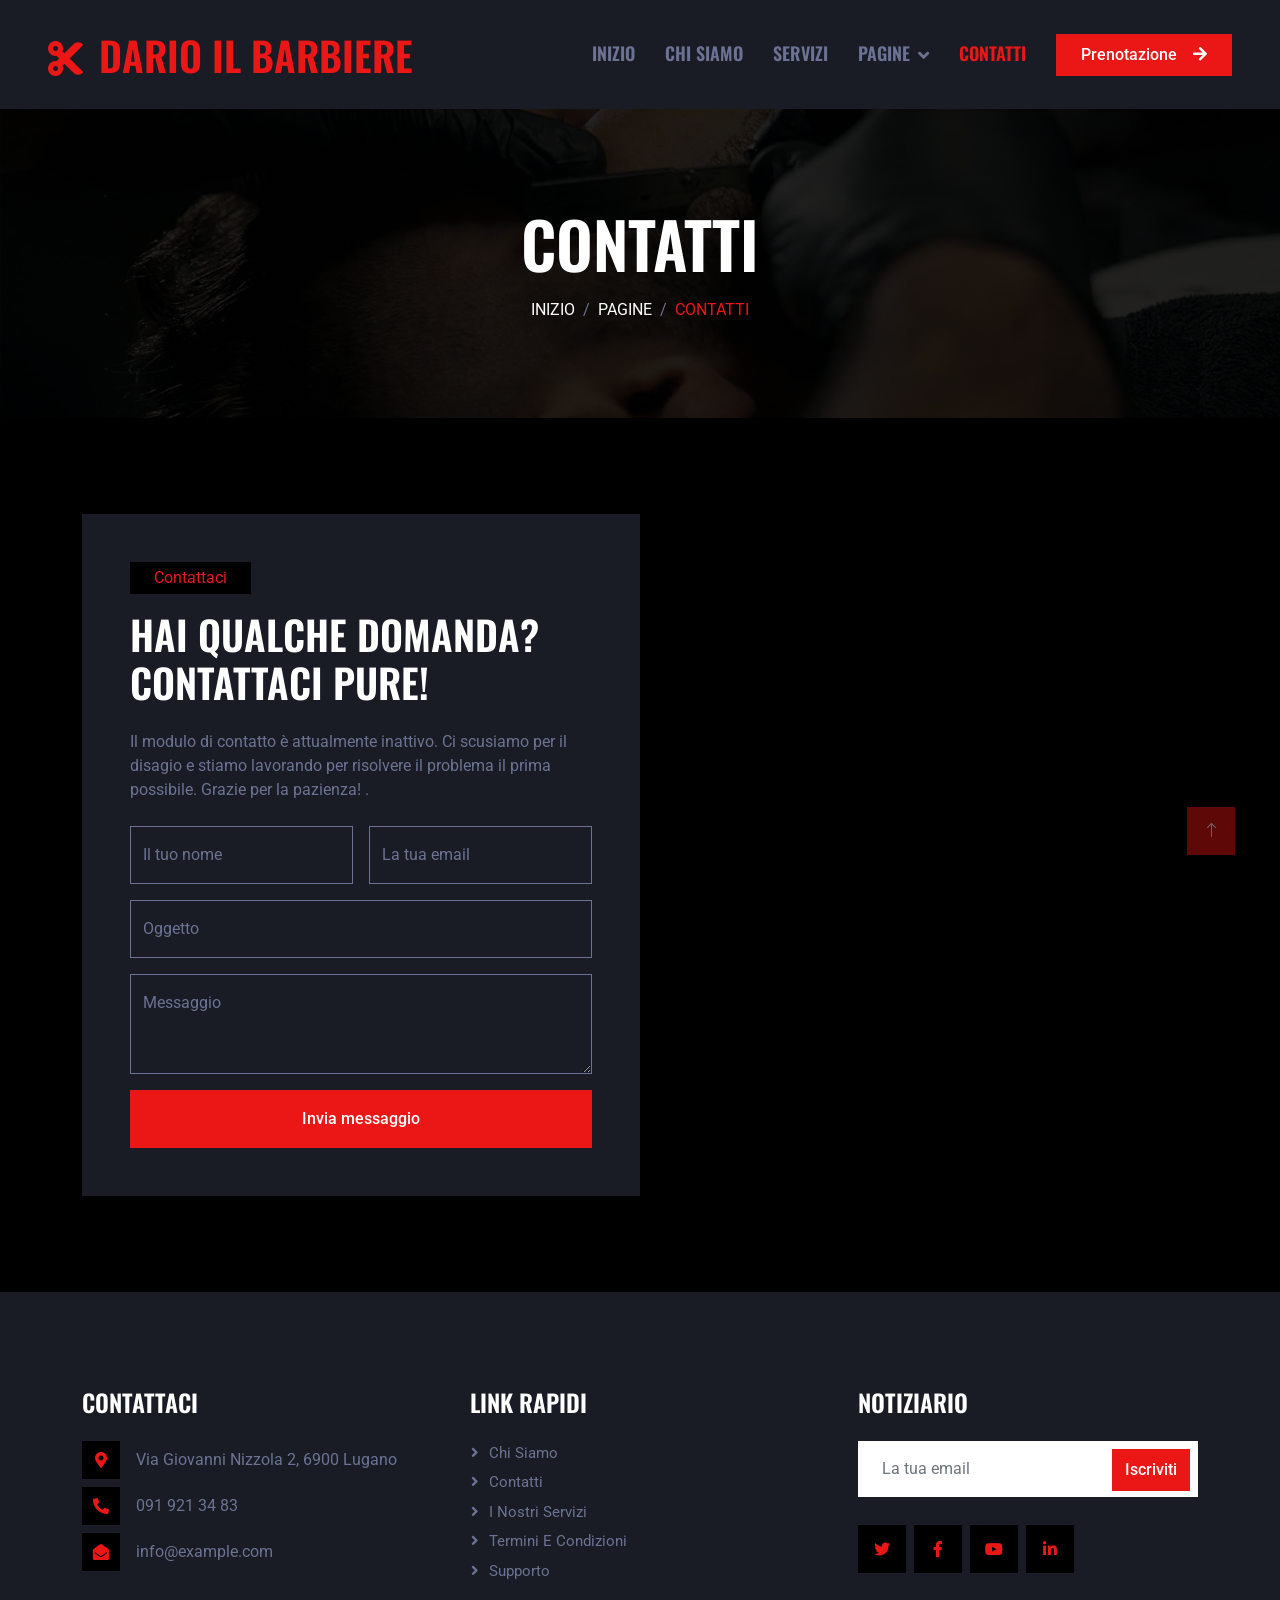
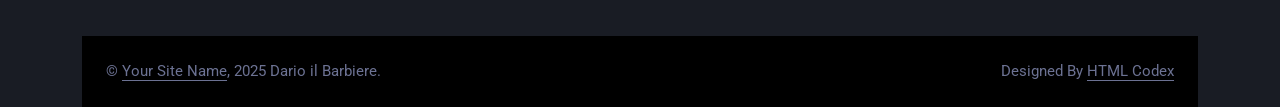
<file: contact.html>
<!DOCTYPE html>
<html lang="en">

<head>
    <meta charset="utf-8">
    <title>Dario Il Barbiere</title>
    <meta content="width=device-width, initial-scale=1.0" name="viewport">
    <meta content="" name="parrucchiere, salone di bellezza, taglio capelli, acconciature, colore capelli, parrucchiere donna, parrucchiere uomo, styling, trattamenti capelli, bellezza, cura dei capelli">
    <meta content="" name="Dario il Barbiere a Lugano: parrucchiere professionale per uomo e donna. Tagli moderni, rasature classiche, colore e cura dei capelli. Prenota ora il tuo appuntamento!">

    <!-- Favicon -->
    <link href="img/favicon.ico" rel="icon">

    <!-- Google Web Fonts -->
    <link rel="preconnect" href="https://fonts.googleapis.com">
    <link rel="preconnect" href="https://fonts.gstatic.com" crossorigin>
    <link href="https://fonts.googleapis.com/css2?family=Roboto:wght@400;500&family=Oswald:wght@600&display=swap" rel="stylesheet">

    <!-- Icon Font Stylesheet -->
    <link href="https://cdnjs.cloudflare.com/ajax/libs/font-awesome/5.10.0/css/all.min.css" rel="stylesheet">
    <link href="https://cdn.jsdelivr.net/npm/bootstrap-icons@1.4.1/font/bootstrap-icons.css" rel="stylesheet">

    <!-- Libraries Stylesheet -->
    <link href="lib/animate/animate.min.css" rel="stylesheet">
    <link href="lib/owlcarousel/assets/owl.carousel.min.css" rel="stylesheet">

    <!-- Customized Bootstrap Stylesheet -->
    <link href="css/bootstrap.min.css" rel="stylesheet">

    <!-- Template Stylesheet -->
    <link href="css/style.css" rel="stylesheet">
</head>

<body>
    <!-- Spinner Start -->
    <div id="spinner" class="show bg-dark position-fixed translate-middle w-100 vh-100 top-50 start-50 d-flex align-items-center justify-content-center">
        <div class="spinner-grow text-primary" style="width: 3rem; height: 3rem;" role="status">
            <span class="sr-only">Caricamento...</span>
        </div>
    </div>
    <!-- Spinner End -->


    <!-- Navbar Start -->
    <nav class="navbar navbar-expand-lg bg-secondary navbar-dark sticky-top py-lg-0 px-lg-5 wow fadeIn" data-wow-delay="0.1s">
        <a href="index.html" class="navbar-brand ms-4 ms-lg-0">
            <h1 class="mb-0 text-primary text-uppercase"><i class="fa fa-cut me-3"></i>Dario Il Barbiere</h1>
        </a>
        <button type="button" class="navbar-toggler me-4" data-bs-toggle="collapse" data-bs-target="#navbarCollapse">
            <span class="navbar-toggler-icon"></span>
        </button>
        <div class="collapse navbar-collapse" id="navbarCollapse">
            <div class="navbar-nav ms-auto p-4 p-lg-0">
                <a href="index.html" class="nav-item nav-link">Inizio</a>
                <a href="about.html" class="nav-item nav-link">Chi siamo</a>
                <a href="service.html" class="nav-item nav-link">Servizi</a>
                <div class="nav-item dropdown">
                    <a href="#" class="nav-link dropdown-toggle" data-bs-toggle="dropdown">Pagine</a>
                    <div class="dropdown-menu m-0">
                        <a href="price.html" class="dropdown-item">Listino prezzi</a>
                        <a href="team.html" class="dropdown-item">Il nostro barbiere</a>
                        <a href="open.html" class="dropdown-item">Orari di apertura</a>
                        <a href="testimonial.html" class="dropdown-item">Testimonianze</a>
                        <a href="404.html" class="dropdown-item">Pagina non trovata</a>
                    </div>
                </div>
                <a href="contact.html" class="nav-item nav-link active">Contatti</a>
            </div>
            <a href="" class="btn btn-primary rounded-0 py-2 px-lg-4 d-none d-lg-block">Prenotazione<i class="fa fa-arrow-right ms-3"></i></a>
        </div>
    </nav>
    <!-- Navbar End -->


    <!-- Page Header Start -->
    <div class="container-fluid page-header py-5 mb-5 wow fadeIn" data-wow-delay="0.1s">
        <div class="container text-center py-5">
            <h1 class="display-3 text-white text-uppercase mb-3 animated slideInDown">Contatti</h1>
            <nav aria-label="breadcrumb animated slideInDown">
                <ol class="breadcrumb justify-content-center text-uppercase mb-0">
                    <li class="breadcrumb-item"><a class="text-white" href="#">Inizio</a></li>
                    <li class="breadcrumb-item"><a class="text-white" href="#">Pagine</a></li>
                    <li class="breadcrumb-item text-primary active" aria-current="page">Contatti</li>
                </ol>
            </nav>
        </div>
    </div>
    <!-- Page Header End -->


    <!-- Contact Start -->
    <div class="container-xxl py-5">
        <div class="container">
            <div class="row g-0">
                <div class="col-lg-6 wow fadeIn" data-wow-delay="0.1s">
                    <div class="bg-secondary p-5">
                        <p class="d-inline-block bg-dark text-primary py-1 px-4">Contattaci</p>
                        <h1 class="text-uppercase mb-4">Hai qualche domanda? Contattaci pure!</h1>
                        <p class="mb-4">Il modulo di contatto è attualmente inattivo. Ci scusiamo per il disagio e stiamo lavorando per risolvere il problema il prima possibile. Grazie per la pazienza!
                            <!-- <a href="https://htmlcodex.com/contact-form">Download Now</a> -->
                        .</p>
                        <form>
                            <div class="row g-3">
                                <div class="col-md-6">
                                    <div class="form-floating">
                                        <input type="text" class="form-control bg-transparent" id="name" placeholder="Your Name">
                                        <label for="name">Il tuo nome</label>
                                    </div>
                                </div>
                                <div class="col-md-6">
                                    <div class="form-floating">
                                        <input type="email" class="form-control bg-transparent" id="email" placeholder="Your Email">
                                        <label for="email">La tua email</label>
                                    </div>
                                </div>
                                <div class="col-12">
                                    <div class="form-floating">
                                        <input type="text" class="form-control bg-transparent" id="subject" placeholder="Subject">
                                        <label for="subject">Oggetto</label>
                                    </div>
                                </div>
                                <div class="col-12">
                                    <div class="form-floating">
                                        <textarea class="form-control bg-transparent" placeholder="Leave a message here" id="message" style="height: 100px"></textarea>
                                        <label for="message">Messaggio</label>
                                    </div>
                                </div>
                                <div class="col-12">
                                    <button class="btn btn-primary w-100 py-3" type="submit">Invia messaggio</button>
                                </div>
                            </div>
                        </form>
                    </div>
                </div>
                <div class="col-lg-6 wow fadeIn" data-wow-delay="0.5s">
                    <div class="h-100" style="min-height: 400px;">
                        <iframe class="google-map w-100 h-100"
                        src="https://www.google.com/maps/embed?pb=!1m18!1m12!1m3!1d346.4098240364855!2d8.95274773119074!3d46.00563143062534!2m3!1f0!2f0!3f0!3m2!1i1024!2i768!4f13.1!3m3!1m2!1s0x47842d8c11f114c9%3A0xf61b509b0b3df9ea!2sDario%20il%20Barbiere!5e0!3m2!1sru!2sch!4v1754657544187!5m2!1sru!2sch"
                        frameborder="0" allowfullscreen="" aria-hidden="false" tabindex="0" style="filter: grayscale(100%) invert(92%) contrast(83%); border: 0;"></iframe>
                    </div>
                </div>
            </div>
        </div>
    </div>
    <!-- Contact End -->


    <!-- Footer Start -->
    <div class="container-fluid bg-secondary text-light footer mt-5 pt-5 wow fadeIn" data-wow-delay="0.1s">
        <div class="container py-5">
            <div class="row g-5">
                <div class="col-lg-4 col-md-6">
                    <h4 class="text-uppercase mb-4">Contattaci</h4>
                    <div class="d-flex align-items-center mb-2">
                        <div class="btn-square bg-dark flex-shrink-0 me-3">
                            <span class="fa fa-map-marker-alt text-primary"></span>
                        </div>
                        <span>Via Giovanni Nizzola 2, 6900 Lugano</span>
                    </div>
                    <div class="d-flex align-items-center mb-2">
                        <div class="btn-square bg-dark flex-shrink-0 me-3">
                            <span class="fa fa-phone-alt text-primary"></span>
                        </div>
                        <span>091 921 34 83</span>
                    </div>
                    <div class="d-flex align-items-center">
                        <div class="btn-square bg-dark flex-shrink-0 me-3">
                            <span class="fa fa-envelope-open text-primary"></span>
                        </div>
                        <span>info@example.com</span>
                    </div>
                </div>
                <div class="col-lg-4 col-md-6">
                    <h4 class="text-uppercase mb-4">Link rapidi</h4>
                        <a class="btn btn-link" href="">Chi siamo</a>
                        <a class="btn btn-link" href="">Contatti</a>
                        <a class="btn btn-link" href="">I nostri servizi</a>
                        <a class="btn btn-link" href="">Termini e condizioni</a>
                        <a class="btn btn-link" href="">Supporto</a>
                </div>
                <div class="col-lg-4 col-md-6">
                    <h4 class="text-uppercase mb-4">Notiziario</h4>
                    <div class="position-relative mb-4">
                        <input class="form-control border-0 w-100 py-3 ps-4 pe-5" type="text" placeholder="La tua email">
                        <button type="button" class="btn btn-primary py-2 position-absolute top-0 end-0 mt-2 me-2">Iscriviti</button>
                    </div>
                    <div class="d-flex pt-1 m-n1">
                        <a class="btn btn-lg-square btn-dark text-primary m-1" href=""><i class="fab fa-twitter"></i></a>
                        <a class="btn btn-lg-square btn-dark text-primary m-1" href=""><i class="fab fa-facebook-f"></i></a>
                        <a class="btn btn-lg-square btn-dark text-primary m-1" href=""><i class="fab fa-youtube"></i></a>
                        <a class="btn btn-lg-square btn-dark text-primary m-1" href=""><i class="fab fa-linkedin-in"></i></a>
                    </div>
                </div>
            </div>
        </div>
        <div class="container">
            <div class="copyright">
                <div class="row">
                    <div class="col-md-6 text-center text-md-start mb-3 mb-md-0">
                        &copy; <a class="border-bottom" href="#">Your Site Name</a>, 2025 Dario il Barbiere.
                    </div>
                    <div class="col-md-6 text-center text-md-end">
                        <!--/*** This template is free as long as you keep the footer author’s credit link/attribution link/backlink. If you'd like to use the template without the footer author’s credit link/attribution link/backlink, you can purchase the Credit Removal License from "https://htmlcodex.com/credit-removal". Thank you for your support. ***/-->
                        Designed By <a class="border-bottom" href="https://htmlcodex.com">HTML Codex</a>
                    </div>
                </div>
            </div>
        </div>
    </div>
    <!-- Footer End -->


    <!-- Back to Top -->
    <a href="#" class="btn btn-primary btn-lg-square back-to-top"><i class="bi bi-arrow-up"></i></a>


    <!-- JavaScript Libraries -->
    <script src="https://code.jquery.com/jquery-3.4.1.min.js"></script>
    <script src="https://cdn.jsdelivr.net/npm/bootstrap@5.0.0/dist/js/bootstrap.bundle.min.js"></script>
    <script src="lib/wow/wow.min.js"></script>
    <script src="lib/easing/easing.min.js"></script>
    <script src="lib/waypoints/waypoints.min.js"></script>
    <script src="lib/owlcarousel/owl.carousel.min.js"></script>

    <!-- Template Javascript -->
    <script src="js/main.js"></script>
</body>

</html>
</file>
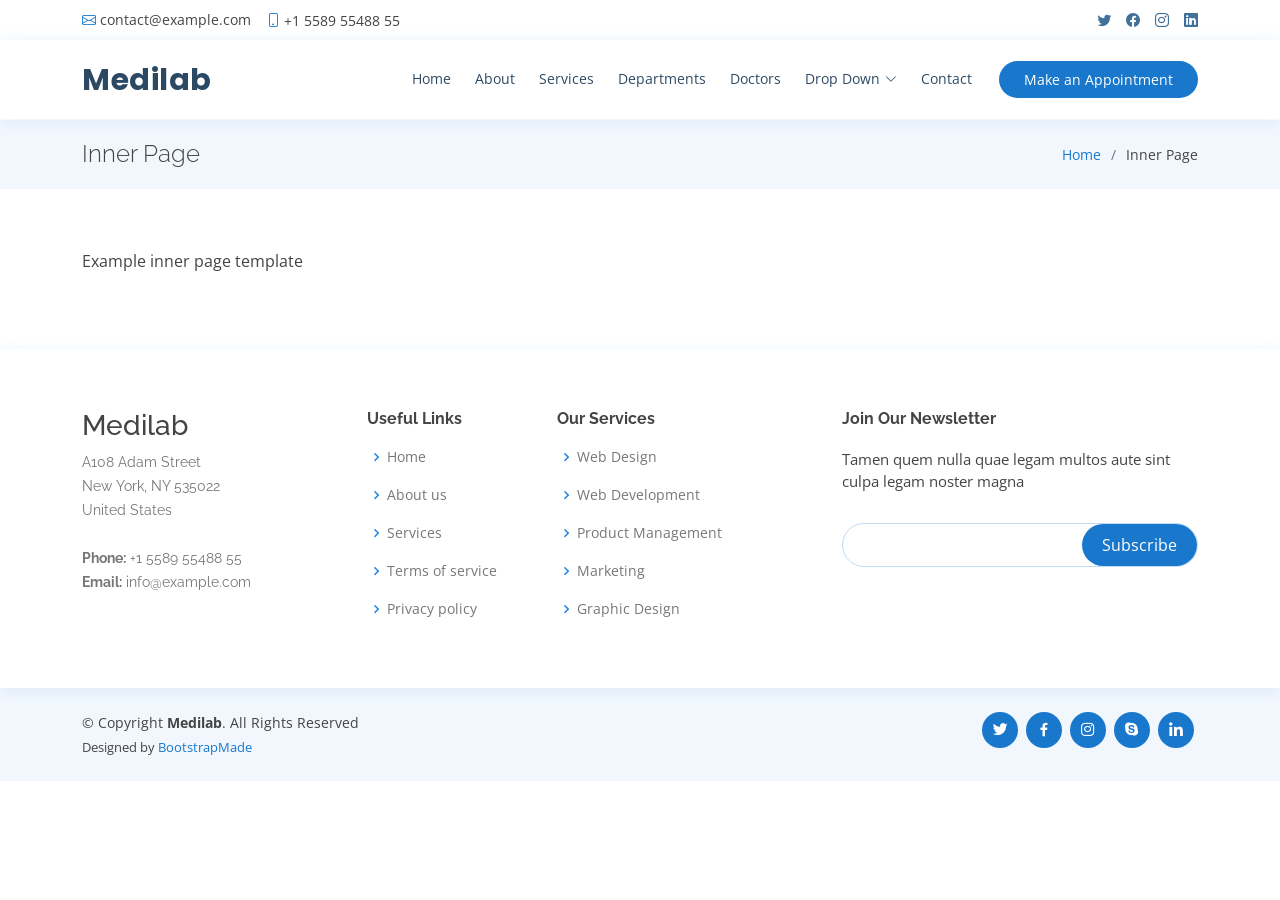
<file: inner-page.html>
<!DOCTYPE html>
<html lang="en">

<head>
  <meta charset="utf-8">
  <meta content="width=device-width, initial-scale=1.0" name="viewport">

  <title>Inner Page - Medilab Bootstrap Template</title>
  <meta content="" name="description">
  <meta content="" name="keywords">

  <!-- Favicons -->
  <link href="assets/img/favicon.png" rel="icon">
  <link href="assets/img/apple-touch-icon.png" rel="apple-touch-icon">

  <!-- Google Fonts -->
  <link href="https://fonts.googleapis.com/css?family=Open+Sans:300,300i,400,400i,600,600i,700,700i|Raleway:300,300i,400,400i,500,500i,600,600i,700,700i|Poppins:300,300i,400,400i,500,500i,600,600i,700,700i" rel="stylesheet">

  <!-- Vendor CSS Files -->
  <link href="assets/vendor/fontawesome-free/css/all.min.css" rel="stylesheet">
  <link href="assets/vendor/animate.css/animate.min.css" rel="stylesheet">
  <link href="assets/vendor/bootstrap/css/bootstrap.min.css" rel="stylesheet">
  <link href="assets/vendor/bootstrap-icons/bootstrap-icons.css" rel="stylesheet">
  <link href="assets/vendor/boxicons/css/boxicons.min.css" rel="stylesheet">
  <link href="assets/vendor/glightbox/css/glightbox.min.css" rel="stylesheet">
  <link href="assets/vendor/remixicon/remixicon.css" rel="stylesheet">
  <link href="assets/vendor/swiper/swiper-bundle.min.css" rel="stylesheet">

  <!-- Template Main CSS File -->
  <link href="assets/css/style.css" rel="stylesheet">

  <!-- =======================================================
  * Template Name: Medilab
  * Updated: Mar 10 2023 with Bootstrap v5.2.3
  * Template URL: https://bootstrapmade.com/medilab-free-medical-bootstrap-theme/
  * Author: BootstrapMade.com
  * License: https://bootstrapmade.com/license/
  ======================================================== -->
</head>

<body>

  <!-- ======= Top Bar ======= -->
  <div id="topbar" class="d-flex align-items-center fixed-top">
    <div class="container d-flex justify-content-between">
      <div class="contact-info d-flex align-items-center">
        <i class="bi bi-envelope"></i> <a href="mailto:contact@example.com">contact@example.com</a>
        <i class="bi bi-phone"></i> +1 5589 55488 55
      </div>
      <div class="d-none d-lg-flex social-links align-items-center">
        <a href="#" class="twitter"><i class="bi bi-twitter"></i></a>
        <a href="#" class="facebook"><i class="bi bi-facebook"></i></a>
        <a href="#" class="instagram"><i class="bi bi-instagram"></i></a>
        <a href="#" class="linkedin"><i class="bi bi-linkedin"></i></i></a>
      </div>
    </div>
  </div>

  <!-- ======= Header ======= -->
  <header id="header" class="fixed-top">
    <div class="container d-flex align-items-center">

      <h1 class="logo me-auto"><a href="index.html">Medilab</a></h1>
      <!-- Uncomment below if you prefer to use an image logo -->
      <!-- <a href="index.html" class="logo me-auto"><img src="assets/img/logo.png" alt="" class="img-fluid"></a>-->

      <nav id="navbar" class="navbar order-last order-lg-0">
        <ul>
          <li><a class="nav-link scrollto " href="#hero">Home</a></li>
          <li><a class="nav-link scrollto" href="#about">About</a></li>
          <li><a class="nav-link scrollto" href="#services">Services</a></li>
          <li><a class="nav-link scrollto" href="#departments">Departments</a></li>
          <li><a class="nav-link scrollto" href="#doctors">Doctors</a></li>
          <li class="dropdown"><a href="#"><span>Drop Down</span> <i class="bi bi-chevron-down"></i></a>
            <ul>
              <li><a href="#">Drop Down 1</a></li>
              <li class="dropdown"><a href="#"><span>Deep Drop Down</span> <i class="bi bi-chevron-right"></i></a>
                <ul>
                  <li><a href="#">Deep Drop Down 1</a></li>
                  <li><a href="#">Deep Drop Down 2</a></li>
                  <li><a href="#">Deep Drop Down 3</a></li>
                  <li><a href="#">Deep Drop Down 4</a></li>
                  <li><a href="#">Deep Drop Down 5</a></li>
                </ul>
              </li>
              <li><a href="#">Drop Down 2</a></li>
              <li><a href="#">Drop Down 3</a></li>
              <li><a href="#">Drop Down 4</a></li>
            </ul>
          </li>
          <li><a class="nav-link scrollto" href="#contact">Contact</a></li>
        </ul>
        <i class="bi bi-list mobile-nav-toggle"></i>
      </nav><!-- .navbar -->

      <a href="#appointment" class="appointment-btn scrollto"><span class="d-none d-md-inline">Make an</span> Appointment</a>

    </div>
  </header><!-- End Header -->

  <main id="main">

    <!-- ======= Breadcrumbs Section ======= -->
    <section class="breadcrumbs">
      <div class="container">

        <div class="d-flex justify-content-between align-items-center">
          <h2>Inner Page</h2>
          <ol>
            <li><a href="index.html">Home</a></li>
            <li>Inner Page</li>
          </ol>
        </div>

      </div>
    </section><!-- End Breadcrumbs Section -->

    <section class="inner-page">
      <div class="container">
        <p>
          Example inner page template
        </p>
      </div>
    </section>

  </main><!-- End #main -->

  <!-- ======= Footer ======= -->
  <footer id="footer">

    <div class="footer-top">
      <div class="container">
        <div class="row">

          <div class="col-lg-3 col-md-6 footer-contact">
            <h3>Medilab</h3>
            <p>
              A108 Adam Street <br>
              New York, NY 535022<br>
              United States <br><br>
              <strong>Phone:</strong> +1 5589 55488 55<br>
              <strong>Email:</strong> info@example.com<br>
            </p>
          </div>

          <div class="col-lg-2 col-md-6 footer-links">
            <h4>Useful Links</h4>
            <ul>
              <li><i class="bx bx-chevron-right"></i> <a href="#">Home</a></li>
              <li><i class="bx bx-chevron-right"></i> <a href="#">About us</a></li>
              <li><i class="bx bx-chevron-right"></i> <a href="#">Services</a></li>
              <li><i class="bx bx-chevron-right"></i> <a href="#">Terms of service</a></li>
              <li><i class="bx bx-chevron-right"></i> <a href="#">Privacy policy</a></li>
            </ul>
          </div>

          <div class="col-lg-3 col-md-6 footer-links">
            <h4>Our Services</h4>
            <ul>
              <li><i class="bx bx-chevron-right"></i> <a href="#">Web Design</a></li>
              <li><i class="bx bx-chevron-right"></i> <a href="#">Web Development</a></li>
              <li><i class="bx bx-chevron-right"></i> <a href="#">Product Management</a></li>
              <li><i class="bx bx-chevron-right"></i> <a href="#">Marketing</a></li>
              <li><i class="bx bx-chevron-right"></i> <a href="#">Graphic Design</a></li>
            </ul>
          </div>

          <div class="col-lg-4 col-md-6 footer-newsletter">
            <h4>Join Our Newsletter</h4>
            <p>Tamen quem nulla quae legam multos aute sint culpa legam noster magna</p>
            <form action="" method="post">
              <input type="email" name="email"><input type="submit" value="Subscribe">
            </form>
          </div>

        </div>
      </div>
    </div>

    <div class="container d-md-flex py-4">

      <div class="me-md-auto text-center text-md-start">
        <div class="copyright">
          &copy; Copyright <strong><span>Medilab</span></strong>. All Rights Reserved
        </div>
        <div class="credits">
          <!-- All the links in the footer should remain intact. -->
          <!-- You can delete the links only if you purchased the pro version. -->
          <!-- Licensing information: https://bootstrapmade.com/license/ -->
          <!-- Purchase the pro version with working PHP/AJAX contact form: https://bootstrapmade.com/medilab-free-medical-bootstrap-theme/ -->
          Designed by <a href="https://bootstrapmade.com/">BootstrapMade</a>
        </div>
      </div>
      <div class="social-links text-center text-md-right pt-3 pt-md-0">
        <a href="#" class="twitter"><i class="bx bxl-twitter"></i></a>
        <a href="#" class="facebook"><i class="bx bxl-facebook"></i></a>
        <a href="#" class="instagram"><i class="bx bxl-instagram"></i></a>
        <a href="#" class="google-plus"><i class="bx bxl-skype"></i></a>
        <a href="#" class="linkedin"><i class="bx bxl-linkedin"></i></a>
      </div>
    </div>
  </footer><!-- End Footer -->

  <div id="preloader"></div>
  <a href="#" class="back-to-top d-flex align-items-center justify-content-center"><i class="bi bi-arrow-up-short"></i></a>

  <!-- Vendor JS Files -->
  <script src="assets/vendor/purecounter/purecounter_vanilla.js"></script>
  <script src="assets/vendor/bootstrap/js/bootstrap.bundle.min.js"></script>
  <script src="assets/vendor/glightbox/js/glightbox.min.js"></script>
  <script src="assets/vendor/swiper/swiper-bundle.min.js"></script>
  <script src="assets/vendor/php-email-form/validate.js"></script>

  <!-- Template Main JS File -->
  <script src="assets/js/main.js"></script>

</body>

</html>
</file>
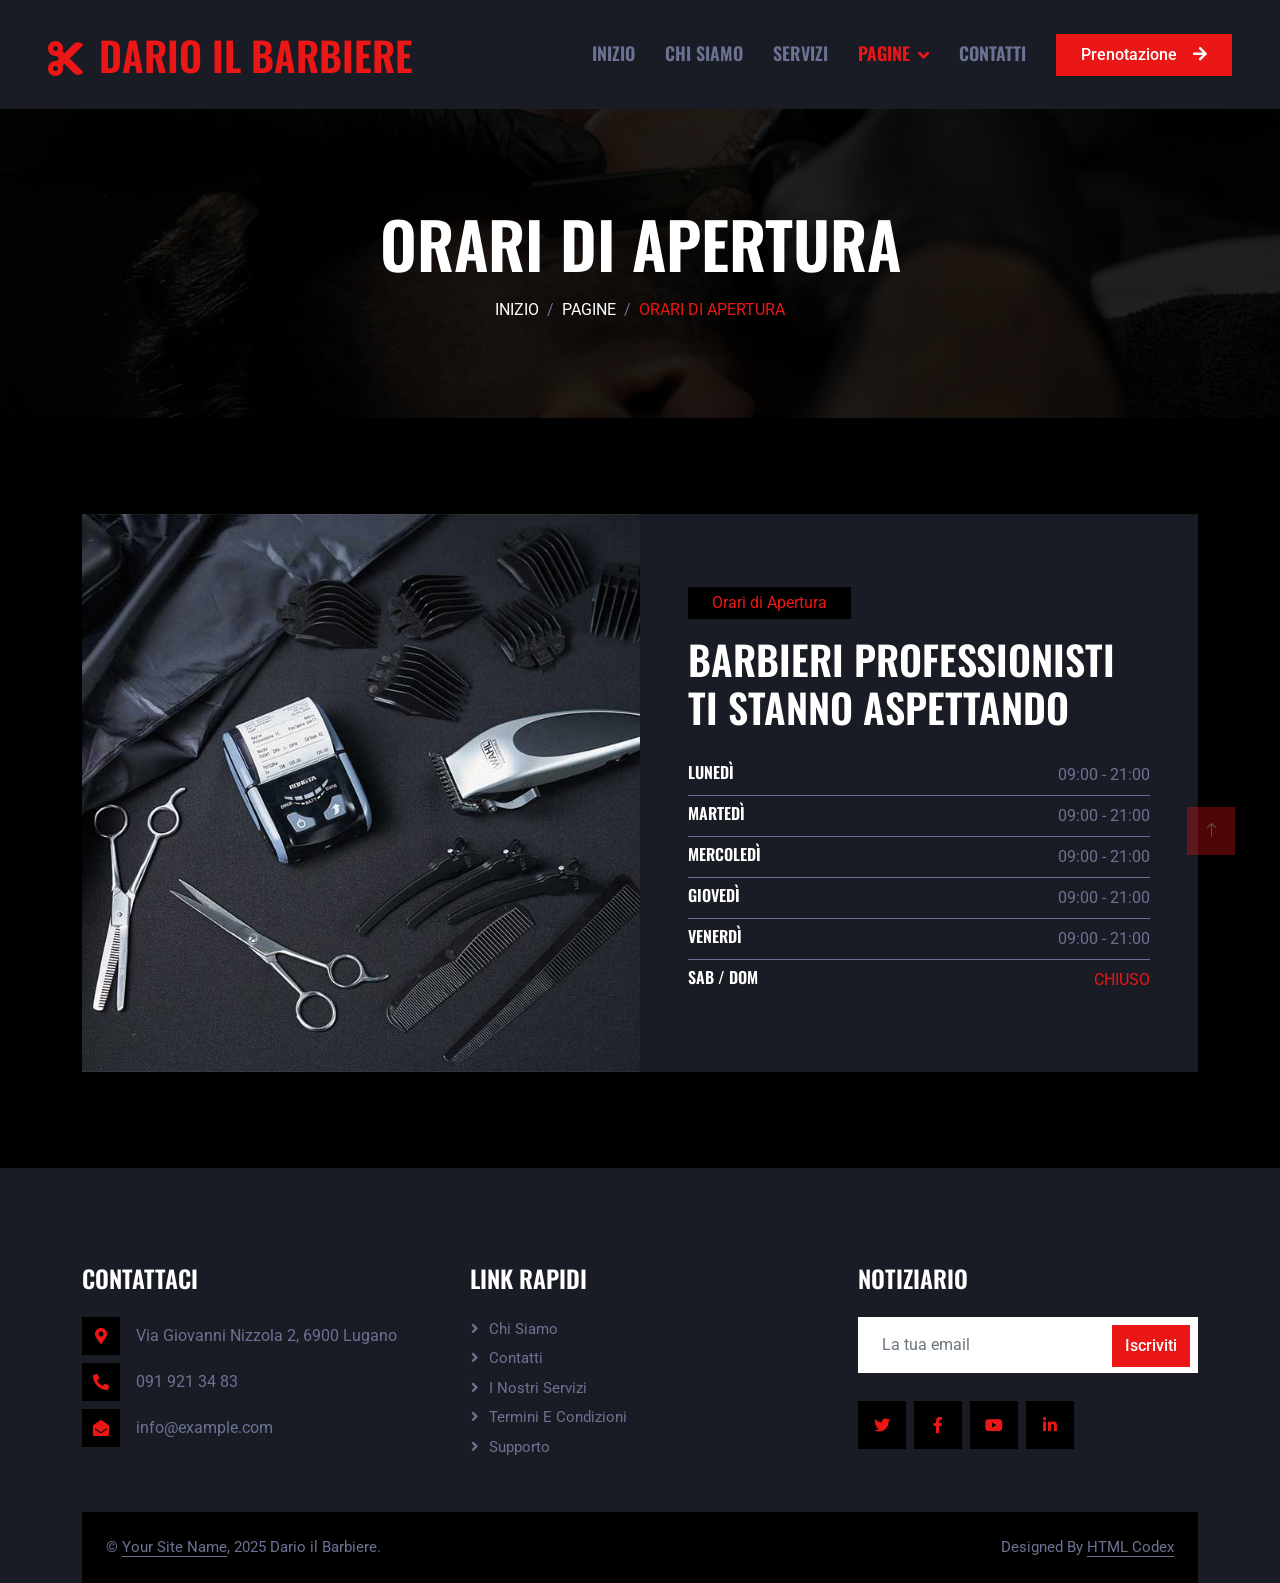
<file: open.html>
<!DOCTYPE html>
<html lang="en">

<head>
    <meta charset="utf-8">
    <title>Dario Il Barbiere</title>
    <meta content="width=device-width, initial-scale=1.0" name="viewport">
    <meta content="" name="parrucchiere, salone di bellezza, taglio capelli, acconciature, colore capelli, parrucchiere donna, parrucchiere uomo, styling, trattamenti capelli, bellezza, cura dei capelli">
    <meta content="" name="Dario il Barbiere a Lugano: parrucchiere professionale per uomo e donna. Tagli moderni, rasature classiche, colore e cura dei capelli. Prenota ora il tuo appuntamento!">

    <!-- Favicon -->
    <link href="img/favicon.ico" rel="icon">

    <!-- Google Web Fonts -->
    <link rel="preconnect" href="https://fonts.googleapis.com">
    <link rel="preconnect" href="https://fonts.gstatic.com" crossorigin>
    <link href="https://fonts.googleapis.com/css2?family=Roboto:wght@400;500&family=Oswald:wght@600&display=swap" rel="stylesheet">

    <!-- Icon Font Stylesheet -->
    <link href="https://cdnjs.cloudflare.com/ajax/libs/font-awesome/5.10.0/css/all.min.css" rel="stylesheet">
    <link href="https://cdn.jsdelivr.net/npm/bootstrap-icons@1.4.1/font/bootstrap-icons.css" rel="stylesheet">

    <!-- Libraries Stylesheet -->
    <link href="lib/animate/animate.min.css" rel="stylesheet">
    <link href="lib/owlcarousel/assets/owl.carousel.min.css" rel="stylesheet">

    <!-- Customized Bootstrap Stylesheet -->
    <link href="css/bootstrap.min.css" rel="stylesheet">

    <!-- Template Stylesheet -->
    <link href="css/style.css" rel="stylesheet">
</head>

<body>
    <!-- Spinner Start -->
    <div id="spinner" class="show bg-dark position-fixed translate-middle w-100 vh-100 top-50 start-50 d-flex align-items-center justify-content-center">
        <div class="spinner-grow text-primary" style="width: 3rem; height: 3rem;" role="status">
            <span class="sr-only">Caricamento...</span>
        </div>
    </div>
    <!-- Spinner End -->


    <!-- Navbar Start -->
    <nav class="navbar navbar-expand-lg bg-secondary navbar-dark sticky-top py-lg-0 px-lg-5 wow fadeIn" data-wow-delay="0.1s">
        <a href="index.html" class="navbar-brand ms-4 ms-lg-0">
            <h1 class="mb-0 text-primary text-uppercase"><i class="fa fa-cut me-3"></i>Dario Il Barbiere</h1>
        </a>
        <button type="button" class="navbar-toggler me-4" data-bs-toggle="collapse" data-bs-target="#navbarCollapse">
            <span class="navbar-toggler-icon"></span>
        </button>
        <div class="collapse navbar-collapse" id="navbarCollapse">
            <div class="navbar-nav ms-auto p-4 p-lg-0">
                <a href="index.html" class="nav-item nav-link">Inizio</a>
                <a href="about.html" class="nav-item nav-link">Chi Siamo</a>
                <a href="service.html" class="nav-item nav-link">Servizi</a>
                <div class="nav-item dropdown">
                    <a href="#" class="nav-link dropdown-toggle active" data-bs-toggle="dropdown">Pagine</a>
                    <div class="dropdown-menu m-0">
                        <a href="price.html" class="dropdown-item">Prezzi</a>
                        <a href="team.html" class="dropdown-item">Il Nostro Barbiere</a>
                        <a href="open.html" class="dropdown-item active">Orari di Apertura</a>
                        <a href="testimonial.html" class="dropdown-item">Testimonianze</a>
                        <a href="404.html" class="dropdown-item">Pagina 404</a>
                    </div>
                </div>
                <a href="contact.html" class="nav-item nav-link">Contatti</a>
            </div>
            <a href="" class="btn btn-primary rounded-0 py-2 px-lg-4 d-none d-lg-block">Prenotazione<i class="fa fa-arrow-right ms-3"></i></a>
        </div>
    </nav>
    <!-- Navbar End -->


    <!-- Page Header Start -->
    <div class="container-fluid page-header py-5 mb-5 wow fadeIn" data-wow-delay="0.1s">
        <div class="container text-center py-5">
            <h1 class="display-3 text-white text-uppercase mb-3 animated slideInDown">Orari di Apertura</h1>
            <nav aria-label="breadcrumb animated slideInDown">
                <ol class="breadcrumb justify-content-center text-uppercase mb-0">
                    <li class="breadcrumb-item"><a class="text-white" href="#">Inizio</a></li>
                    <li class="breadcrumb-item"><a class="text-white" href="#">Pagine</a></li>
                    <li class="breadcrumb-item text-primary active" aria-current="page">Orari di Apertura</li>
                </ol>
            </nav>
        </div>
    </div>
    <!-- Page Header End -->


    <!-- Working Hours Start -->
    <div class="container-xxl py-5">
        <div class="container">
            <div class="row g-0">
                <div class="col-lg-6 wow fadeIn" data-wow-delay="0.1s">
                    <div class="h-100">
                        <img class="img-fluid h-100" src="img/open.jpg" alt="">
                    </div>
                </div>
                <div class="col-lg-6 wow fadeIn" data-wow-delay="0.5s">
                    <div class="bg-secondary h-100 d-flex flex-column justify-content-center p-5">
                        <p class="d-inline-flex bg-dark text-primary py-1 px-4 me-auto">Orari di Apertura</p>
                        <h1 class="text-uppercase mb-4">Barbieri professionisti ti stanno aspettando</h1>
                        <div>
                            <div class="d-flex justify-content-between border-bottom py-2">
                                <h6 class="text-uppercase mb-0">Lunedì</h6>
                                <span class="text-uppercase">09:00 - 21:00</span>
                            </div>
                            <div class="d-flex justify-content-between border-bottom py-2">
                                <h6 class="text-uppercase mb-0">Martedì</h6>
                                <span class="text-uppercase">09:00 - 21:00</span>
                            </div>
                            <div class="d-flex justify-content-between border-bottom py-2">
                                <h6 class="text-uppercase mb-0">Mercoledì</h6>
                                <span class="text-uppercase">09:00 - 21:00</span>
                            </div>
                            <div class="d-flex justify-content-between border-bottom py-2">
                                <h6 class="text-uppercase mb-0">Giovedì</h6>
                                <span class="text-uppercase">09:00 - 21:00</span>
                            </div>
                            <div class="d-flex justify-content-between border-bottom py-2">
                                <h6 class="text-uppercase mb-0">Venerdì</h6>
                                <span class="text-uppercase">09:00 - 21:00</span>
                            </div>
                            <div class="d-flex justify-content-between py-2">
                                <h6 class="text-uppercase mb-0">Sab / Dom</h6>
                                <span class="text-uppercase text-primary">Chiuso</span>
                            </div>
                        </div>
                    </div>
                </div>
            </div>
        </div>
    </div>
    <!-- Working Hours End -->


    <!-- Footer Start -->
    <div class="container-fluid bg-secondary text-light footer mt-5 pt-5 wow fadeIn" data-wow-delay="0.1s">
        <div class="container py-5">
            <div class="row g-5">
                <div class="col-lg-4 col-md-6">
                    <h4 class="text-uppercase mb-4">Contattaci</h4>
                    <div class="d-flex align-items-center mb-2">
                        <div class="btn-square bg-dark flex-shrink-0 me-3">
                            <span class="fa fa-map-marker-alt text-primary"></span>
                        </div>
                        <span>Via Giovanni Nizzola 2, 6900 Lugano</span>
                    </div>
                    <div class="d-flex align-items-center mb-2">
                        <div class="btn-square bg-dark flex-shrink-0 me-3">
                            <span class="fa fa-phone-alt text-primary"></span>
                        </div>
                        <span>091 921 34 83</span>
                    </div>
                    <div class="d-flex align-items-center">
                        <div class="btn-square bg-dark flex-shrink-0 me-3">
                            <span class="fa fa-envelope-open text-primary"></span>
                        </div>
                        <span>info@example.com</span>
                    </div>
                </div>
                <div class="col-lg-4 col-md-6">
                    <h4 class="text-uppercase mb-4">Link rapidi</h4>
                        <a class="btn btn-link" href="">Chi siamo</a>
                        <a class="btn btn-link" href="">Contatti</a>
                        <a class="btn btn-link" href="">I nostri servizi</a>
                        <a class="btn btn-link" href="">Termini e condizioni</a>
                        <a class="btn btn-link" href="">Supporto</a>
                </div>
                <div class="col-lg-4 col-md-6">
                    <h4 class="text-uppercase mb-4">Notiziario</h4>
                    <div class="position-relative mb-4">
                        <input class="form-control border-0 w-100 py-3 ps-4 pe-5" type="text" placeholder="La tua email">
                        <button type="button" class="btn btn-primary py-2 position-absolute top-0 end-0 mt-2 me-2">Iscriviti</button>
                    </div>
                    <div class="d-flex pt-1 m-n1">
                        <a class="btn btn-lg-square btn-dark text-primary m-1" href=""><i class="fab fa-twitter"></i></a>
                        <a class="btn btn-lg-square btn-dark text-primary m-1" href=""><i class="fab fa-facebook-f"></i></a>
                        <a class="btn btn-lg-square btn-dark text-primary m-1" href=""><i class="fab fa-youtube"></i></a>
                        <a class="btn btn-lg-square btn-dark text-primary m-1" href=""><i class="fab fa-linkedin-in"></i></a>
                    </div>
                </div>
            </div>
        </div>
        <div class="container">
            <div class="copyright">
                <div class="row">
                    <div class="col-md-6 text-center text-md-start mb-3 mb-md-0">
                        &copy; <a class="border-bottom" href="#">Your Site Name</a>, 2025 Dario il Barbiere.
                    </div>
                    <div class="col-md-6 text-center text-md-end">
                        <!--/*** This template is free as long as you keep the footer author’s credit link/attribution link/backlink. If you'd like to use the template without the footer author’s credit link/attribution link/backlink, you can purchase the Credit Removal License from "https://htmlcodex.com/credit-removal". Thank you for your support. ***/-->
                        Designed By <a class="border-bottom" href="https://htmlcodex.com">HTML Codex</a>
                    </div>
                </div>
            </div>
        </div>
    </div>
    <!-- Footer End -->


    <!-- Back to Top -->
    <a href="#" class="btn btn-primary btn-lg-square back-to-top"><i class="bi bi-arrow-up"></i></a>


    <!-- JavaScript Libraries -->
    <script src="https://code.jquery.com/jquery-3.4.1.min.js"></script>
    <script src="https://cdn.jsdelivr.net/npm/bootstrap@5.0.0/dist/js/bootstrap.bundle.min.js"></script>
    <script src="lib/wow/wow.min.js"></script>
    <script src="lib/easing/easing.min.js"></script>
    <script src="lib/waypoints/waypoints.min.js"></script>
    <script src="lib/owlcarousel/owl.carousel.min.js"></script>

    <!-- Template Javascript -->
    <script src="js/main.js"></script>
</body>

</html>
</file>
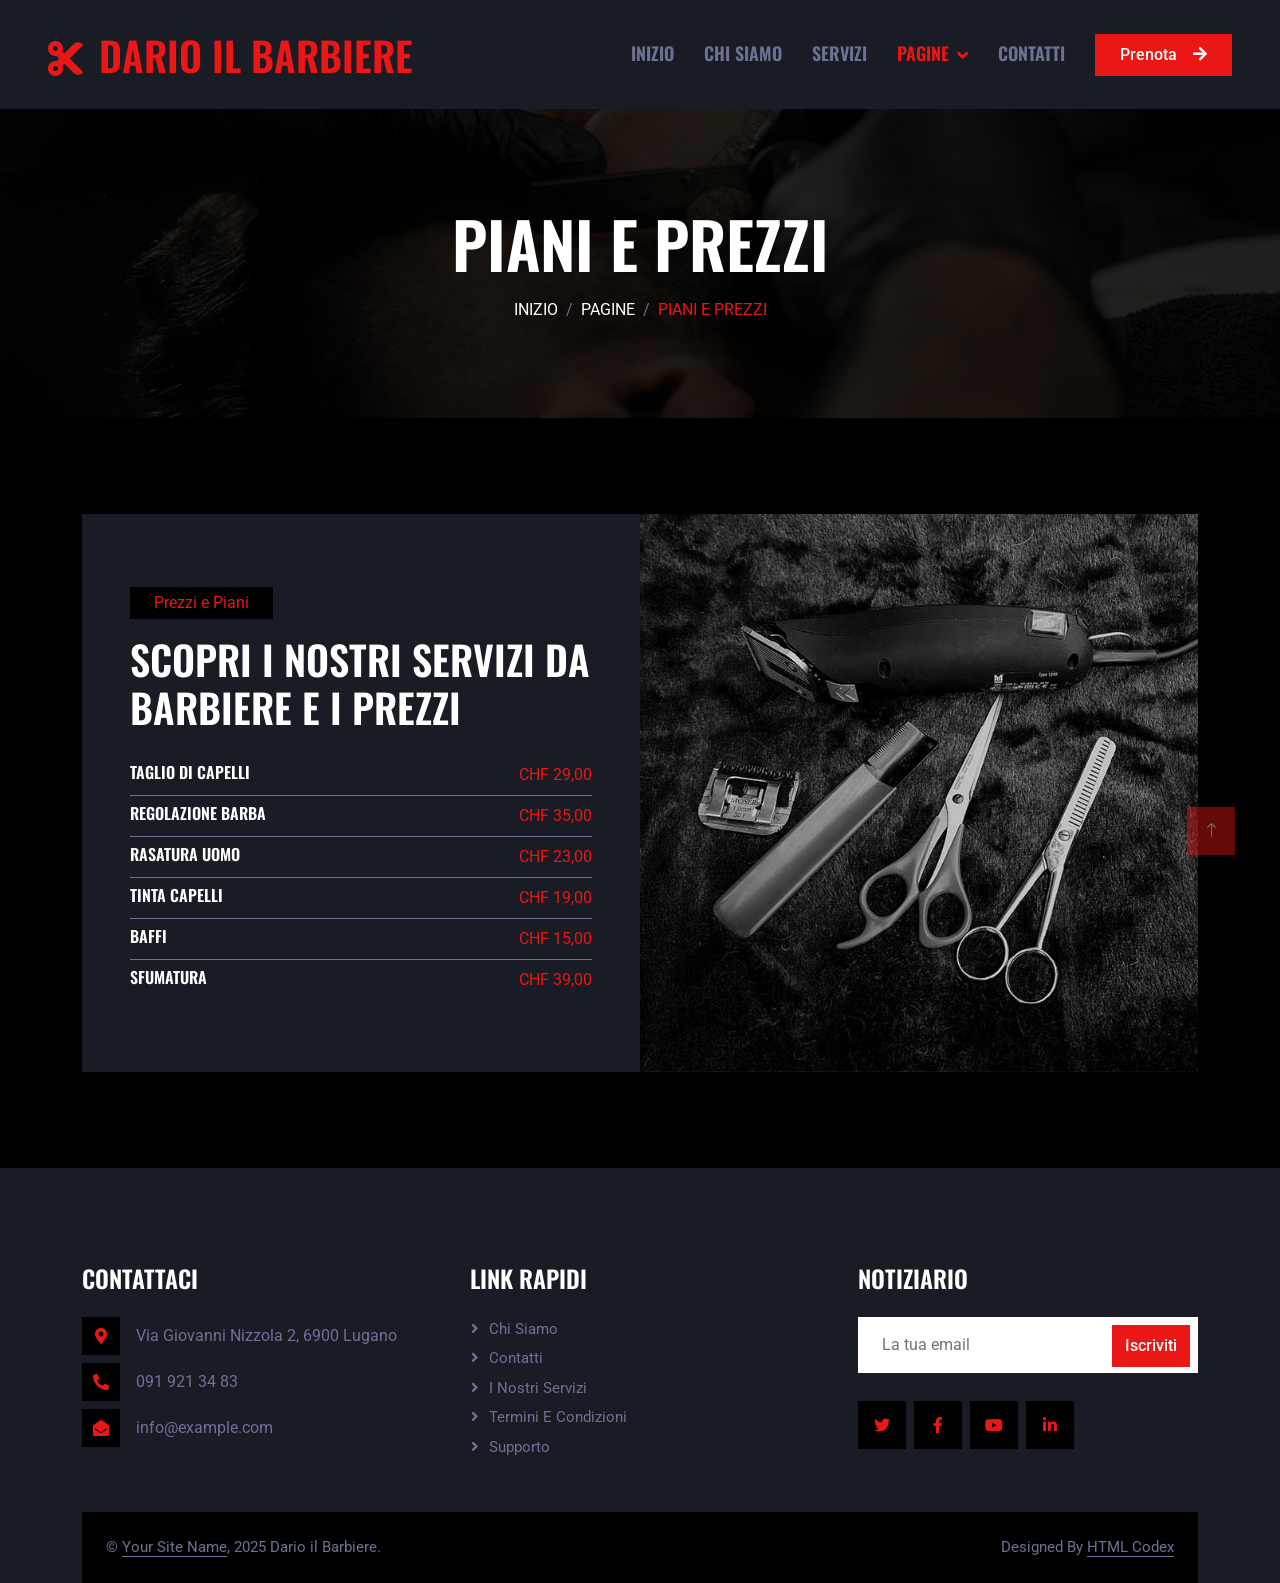
<file: price.html>
<!DOCTYPE html>
<html lang="en">

<head>
    <meta charset="utf-8">
    <title>Dario Il Barbiere</title>
    <meta content="width=device-width, initial-scale=1.0" name="viewport">
    <meta content="" name="parrucchiere, salone di bellezza, taglio capelli, acconciature, colore capelli, parrucchiere donna, parrucchiere uomo, styling, trattamenti capelli, bellezza, cura dei capelli">
    <meta content="" name="Dario il Barbiere a Lugano: parrucchiere professionale per uomo e donna. Tagli moderni, rasature classiche, colore e cura dei capelli. Prenota ora il tuo appuntamento!">

    <!-- Favicon -->
    <link href="img/favicon.ico" rel="icon">

    <!-- Google Web Fonts -->
    <link rel="preconnect" href="https://fonts.googleapis.com">
    <link rel="preconnect" href="https://fonts.gstatic.com" crossorigin>
    <link href="https://fonts.googleapis.com/css2?family=Roboto:wght@400;500&family=Oswald:wght@600&display=swap" rel="stylesheet">

    <!-- Icon Font Stylesheet -->
    <link href="https://cdnjs.cloudflare.com/ajax/libs/font-awesome/5.10.0/css/all.min.css" rel="stylesheet">
    <link href="https://cdn.jsdelivr.net/npm/bootstrap-icons@1.4.1/font/bootstrap-icons.css" rel="stylesheet">

    <!-- Libraries Stylesheet -->
    <link href="lib/animate/animate.min.css" rel="stylesheet">
    <link href="lib/owlcarousel/assets/owl.carousel.min.css" rel="stylesheet">

    <!-- Customized Bootstrap Stylesheet -->
    <link href="css/bootstrap.min.css" rel="stylesheet">

    <!-- Template Stylesheet -->
    <link href="css/style.css" rel="stylesheet">
</head>

<body>
    <!-- Spinner Start -->
    <div id="spinner" class="show bg-dark position-fixed translate-middle w-100 vh-100 top-50 start-50 d-flex align-items-center justify-content-center">
        <div class="spinner-grow text-primary" style="width: 3rem; height: 3rem;" role="status">
            <span class="sr-only">Caricamento...</span>
        </div>
    </div>
    <!-- Spinner End -->


    <!-- Navbar Start -->
    <nav class="navbar navbar-expand-lg bg-secondary navbar-dark sticky-top py-lg-0 px-lg-5 wow fadeIn" data-wow-delay="0.1s">
        <a href="index.html" class="navbar-brand ms-4 ms-lg-0">
            <h1 class="mb-0 text-primary text-uppercase"><i class="fa fa-cut me-3"></i>Dario Il Barbiere</h1>
        </a>
        <button type="button" class="navbar-toggler me-4" data-bs-toggle="collapse" data-bs-target="#navbarCollapse">
            <span class="navbar-toggler-icon"></span>
        </button>
        <div class="collapse navbar-collapse" id="navbarCollapse">
            <div class="navbar-nav ms-auto p-4 p-lg-0">
                <a href="index.html" class="nav-item nav-link">Inizio</a>
                <a href="about.html" class="nav-item nav-link">Chi Siamo</a>
                <a href="service.html" class="nav-item nav-link">Servizi</a>
                <div class="nav-item dropdown">
                    <a href="#" class="nav-link dropdown-toggle active" data-bs-toggle="dropdown">Pagine</a>
                    <div class="dropdown-menu m-0">
                        <a href="price.html" class="dropdown-item active">Piani e Prezzi</a>
                        <a href="team.html" class="dropdown-item">I Nostri Barbieri</a>
                        <a href="open.html" class="dropdown-item">Orari di Apertura</a>
                        <a href="testimonial.html" class="dropdown-item">Testimonianze</a>
                        <a href="404.html" class="dropdown-item">Pagina 404</a>
                    </div>
                </div>
                <a href="contact.html" class="nav-item nav-link">Contatti</a>
            </div>
            <a href="" class="btn btn-primary rounded-0 py-2 px-lg-4 d-none d-lg-block">
                Prenota<i class="fa fa-arrow-right ms-3"></i>
            </a>
        </div>
        </nav>
    <!-- Navbar End -->


    <!-- Page Header Start -->
    <div class="container-fluid page-header py-5 mb-5 wow fadeIn" data-wow-delay="0.1s">
        <div class="container text-center py-5">
            <h1 class="display-3 text-white text-uppercase mb-3 animated slideInDown">Piani e Prezzi</h1>
            <nav aria-label="breadcrumb animated slideInDown">
                <ol class="breadcrumb justify-content-center text-uppercase mb-0">
                    <li class="breadcrumb-item"><a class="text-white" href="#">Inizio</a></li>
                    <li class="breadcrumb-item"><a class="text-white" href="#">Pagine</a></li>
                    <li class="breadcrumb-item text-primary active" aria-current="page">Piani e Prezzi</li>
                </ol>
            </nav>
        </div>
    </div>
    <!-- Page Header End -->


    <!-- Price Start -->
    <div class="container-xxl py-5">
        <div class="container">
            <div class="row g-0">
                <div class="col-lg-6 wow fadeIn" data-wow-delay="0.1s">
                    <div class="bg-secondary h-100 d-flex flex-column justify-content-center p-5">
                        <p class="d-inline-flex bg-dark text-primary py-1 px-4 me-auto">Prezzi e Piani</p>
                        <h1 class="text-uppercase mb-4">Scopri i Nostri Servizi da Barbiere e i Prezzi</h1>
                        <div>
                            <div class="d-flex justify-content-between border-bottom py-2">
                                <h6 class="text-uppercase mb-0">Taglio di Capelli</h6>
                                <span class="text-uppercase text-primary">CHF 29,00</span>
                            </div>
                            <div class="d-flex justify-content-between border-bottom py-2">
                                <h6 class="text-uppercase mb-0">Regolazione Barba</h6>
                                <span class="text-uppercase text-primary">CHF 35,00</span>
                            </div>
                            <div class="d-flex justify-content-between border-bottom py-2">
                                <h6 class="text-uppercase mb-0">Rasatura Uomo</h6>
                                <span class="text-uppercase text-primary">CHF 23,00</span>
                            </div>
                            <div class="d-flex justify-content-between border-bottom py-2">
                                <h6 class="text-uppercase mb-0">Tinta Capelli</h6>
                                <span class="text-uppercase text-primary">CHF 19,00</span>
                            </div>
                            <div class="d-flex justify-content-between border-bottom py-2">
                                <h6 class="text-uppercase mb-0">Baffi</h6>
                                <span class="text-uppercase text-primary">CHF 15,00</span>
                            </div>
                            <div class="d-flex justify-content-between py-2">
                                <h6 class="text-uppercase mb-0">Sfumatura</h6>
                                <span class="text-uppercase text-primary">CHF 39,00</span>
                            </div>
                        </div>
                    </div>
                </div>
                <div class="col-lg-6 wow fadeIn" data-wow-delay="0.5s">
                    <div class="h-100">
                        <img class="img-fluid h-100" src="img/price.jpg" alt="">
                    </div>
                </div>
            </div>
        </div>
    </div>

    <!-- Price End -->


    <!-- Footer Start -->
    <div class="container-fluid bg-secondary text-light footer mt-5 pt-5 wow fadeIn" data-wow-delay="0.1s">
        <div class="container py-5">
            <div class="row g-5">
                <div class="col-lg-4 col-md-6">
                    <h4 class="text-uppercase mb-4">Contattaci</h4>
                    <div class="d-flex align-items-center mb-2">
                        <div class="btn-square bg-dark flex-shrink-0 me-3">
                            <span class="fa fa-map-marker-alt text-primary"></span>
                        </div>
                        <span>Via Giovanni Nizzola 2, 6900 Lugano</span>
                    </div>
                    <div class="d-flex align-items-center mb-2">
                        <div class="btn-square bg-dark flex-shrink-0 me-3">
                            <span class="fa fa-phone-alt text-primary"></span>
                        </div>
                        <span>091 921 34 83</span>
                    </div>
                    <div class="d-flex align-items-center">
                        <div class="btn-square bg-dark flex-shrink-0 me-3">
                            <span class="fa fa-envelope-open text-primary"></span>
                        </div>
                        <span>info@example.com</span>
                    </div>
                </div>
                <div class="col-lg-4 col-md-6">
                    <h4 class="text-uppercase mb-4">Link rapidi</h4>
                        <a class="btn btn-link" href="">Chi siamo</a>
                        <a class="btn btn-link" href="">Contatti</a>
                        <a class="btn btn-link" href="">I nostri servizi</a>
                        <a class="btn btn-link" href="">Termini e condizioni</a>
                        <a class="btn btn-link" href="">Supporto</a>
                </div>
                <div class="col-lg-4 col-md-6">
                    <h4 class="text-uppercase mb-4">Notiziario</h4>
                    <div class="position-relative mb-4">
                        <input class="form-control border-0 w-100 py-3 ps-4 pe-5" type="text" placeholder="La tua email">
                        <button type="button" class="btn btn-primary py-2 position-absolute top-0 end-0 mt-2 me-2">Iscriviti</button>
                    </div>
                    <div class="d-flex pt-1 m-n1">
                        <a class="btn btn-lg-square btn-dark text-primary m-1" href=""><i class="fab fa-twitter"></i></a>
                        <a class="btn btn-lg-square btn-dark text-primary m-1" href=""><i class="fab fa-facebook-f"></i></a>
                        <a class="btn btn-lg-square btn-dark text-primary m-1" href=""><i class="fab fa-youtube"></i></a>
                        <a class="btn btn-lg-square btn-dark text-primary m-1" href=""><i class="fab fa-linkedin-in"></i></a>
                    </div>
                </div>
            </div>
        </div>
        <div class="container">
            <div class="copyright">
                <div class="row">
                    <div class="col-md-6 text-center text-md-start mb-3 mb-md-0">
                        &copy; <a class="border-bottom" href="#">Your Site Name</a>, 2025 Dario il Barbiere.
                    </div>
                    <div class="col-md-6 text-center text-md-end">
                        <!--/*** This template is free as long as you keep the footer author’s credit link/attribution link/backlink. If you'd like to use the template without the footer author’s credit link/attribution link/backlink, you can purchase the Credit Removal License from "https://htmlcodex.com/credit-removal". Thank you for your support. ***/-->
                        Designed By <a class="border-bottom" href="https://htmlcodex.com">HTML Codex</a>
                    </div>
                </div>
            </div>
        </div>
    </div>
    <!-- Footer End -->


    <!-- Back to Top -->
    <a href="#" class="btn btn-primary btn-lg-square back-to-top"><i class="bi bi-arrow-up"></i></a>


    <!-- JavaScript Libraries -->
    <script src="https://code.jquery.com/jquery-3.4.1.min.js"></script>
    <script src="https://cdn.jsdelivr.net/npm/bootstrap@5.0.0/dist/js/bootstrap.bundle.min.js"></script>
    <script src="lib/wow/wow.min.js"></script>
    <script src="lib/easing/easing.min.js"></script>
    <script src="lib/waypoints/waypoints.min.js"></script>
    <script src="lib/owlcarousel/owl.carousel.min.js"></script>

    <!-- Template Javascript -->
    <script src="js/main.js"></script>
</body>

</html>
</file>
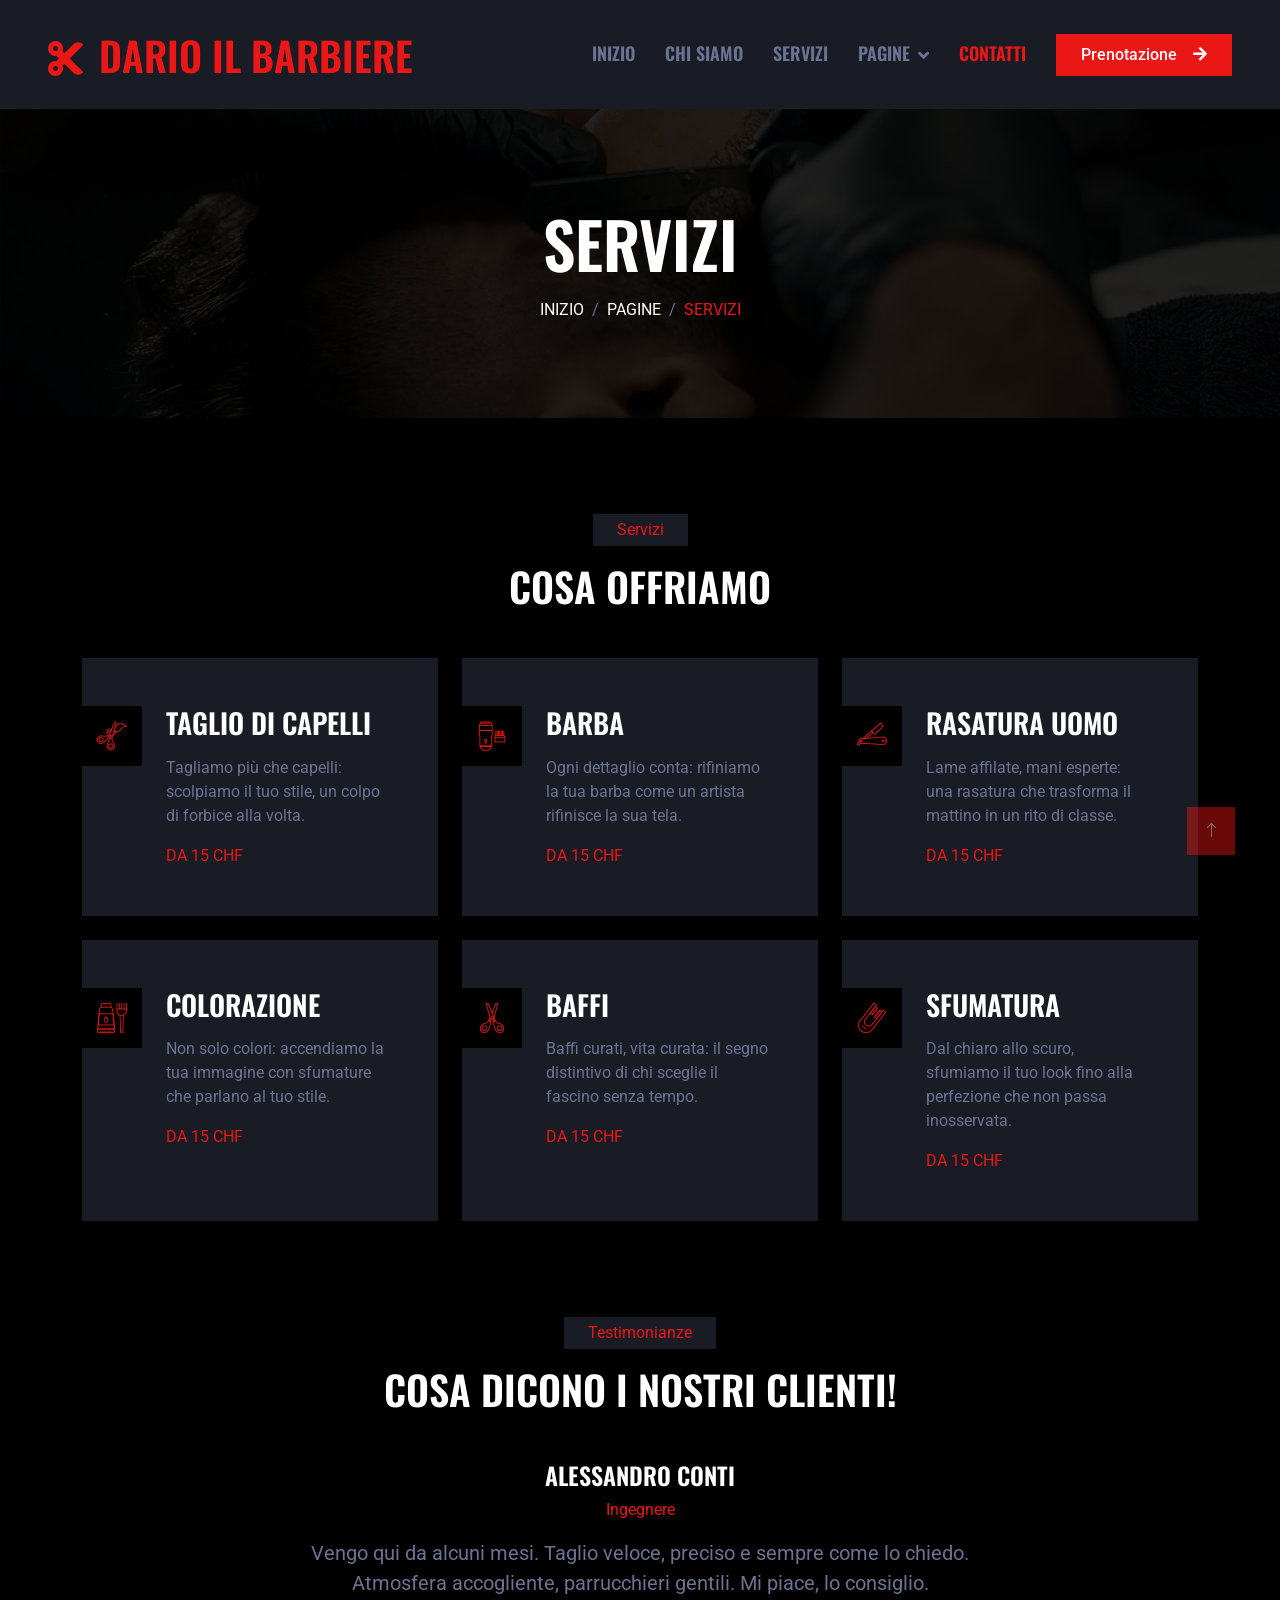
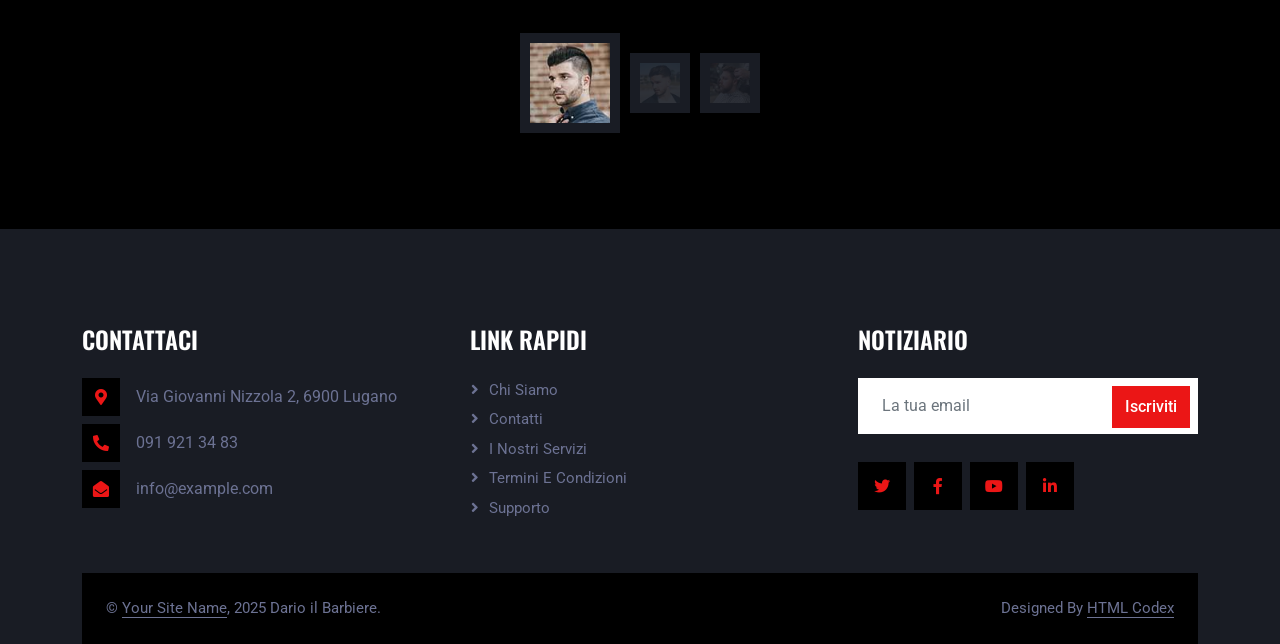
<file: service.html>
<!DOCTYPE html>
<html lang="en">

<head>
    <meta charset="utf-8">
    <title>Dario Il Barbiere</title>
    <meta content="width=device-width, initial-scale=1.0" name="viewport">
    <meta content="" name="parrucchiere, salone di bellezza, taglio capelli, acconciature, colore capelli, parrucchiere donna, parrucchiere uomo, styling, trattamenti capelli, bellezza, cura dei capelli">
    <meta content="" name="Dario il Barbiere a Lugano: parrucchiere professionale per uomo e donna. Tagli moderni, rasature classiche, colore e cura dei capelli. Prenota ora il tuo appuntamento!">

    <!-- Favicon -->
    <link href="img/favicon.ico" rel="icon">

    <!-- Google Web Fonts -->
    <link rel="preconnect" href="https://fonts.googleapis.com">
    <link rel="preconnect" href="https://fonts.gstatic.com" crossorigin>
    <link href="https://fonts.googleapis.com/css2?family=Roboto:wght@400;500&family=Oswald:wght@600&display=swap" rel="stylesheet">

    <!-- Icon Font Stylesheet -->
    <link href="https://cdnjs.cloudflare.com/ajax/libs/font-awesome/5.10.0/css/all.min.css" rel="stylesheet">
    <link href="https://cdn.jsdelivr.net/npm/bootstrap-icons@1.4.1/font/bootstrap-icons.css" rel="stylesheet">

    <!-- Libraries Stylesheet -->
    <link href="lib/animate/animate.min.css" rel="stylesheet">
    <link href="lib/owlcarousel/assets/owl.carousel.min.css" rel="stylesheet">

    <!-- Customized Bootstrap Stylesheet -->
    <link href="css/bootstrap.min.css" rel="stylesheet">

    <!-- Template Stylesheet -->
    <link href="css/style.css" rel="stylesheet">
</head>

<body>
    <!-- Spinner Start -->
    <div id="spinner" class="show bg-dark position-fixed translate-middle w-100 vh-100 top-50 start-50 d-flex align-items-center justify-content-center">
        <div class="spinner-grow text-primary" style="width: 3rem; height: 3rem;" role="status">
            <span class="sr-only">Caricamento...</span>
        </div>
    </div>
    <!-- Spinner End -->


    <!-- Navbar Start -->
    <nav class="navbar navbar-expand-lg bg-secondary navbar-dark sticky-top py-lg-0 px-lg-5 wow fadeIn" data-wow-delay="0.1s">
        <a href="index.html" class="navbar-brand ms-4 ms-lg-0">
            <h1 class="mb-0 text-primary text-uppercase"><i class="fa fa-cut me-3"></i>Dario Il Barbiere</h1>
        </a>
        <button type="button" class="navbar-toggler me-4" data-bs-toggle="collapse" data-bs-target="#navbarCollapse">
            <span class="navbar-toggler-icon"></span>
        </button>
        <div class="collapse navbar-collapse" id="navbarCollapse">
            <div class="navbar-nav ms-auto p-4 p-lg-0">
                <a href="index.html" class="nav-item nav-link">Inizio</a>
                <a href="about.html" class="nav-item nav-link">Chi siamo</a>
                <a href="service.html" class="nav-item nav-link">Servizi</a>
                <div class="nav-item dropdown">
                    <a href="#" class="nav-link dropdown-toggle" data-bs-toggle="dropdown">Pagine</a>
                    <div class="dropdown-menu m-0">
                        <a href="price.html" class="dropdown-item">Listino prezzi</a>
                        <a href="team.html" class="dropdown-item">Il nostro barbiere</a>
                        <a href="open.html" class="dropdown-item">Orari di apertura</a>
                        <a href="testimonial.html" class="dropdown-item">Testimonianze</a>
                        <a href="404.html" class="dropdown-item">Pagina non trovata</a>
                    </div>
                </div>
                <a href="contact.html" class="nav-item nav-link active">Contatti</a>
            </div>
            <a href="" class="btn btn-primary rounded-0 py-2 px-lg-4 d-none d-lg-block">Prenotazione<i class="fa fa-arrow-right ms-3"></i></a>
        </div>
    </nav>
    <!-- Navbar End -->


    <!-- Page Header Start -->
    <div class="container-fluid page-header py-5 mb-5 wow fadeIn" data-wow-delay="0.1s">
        <div class="container text-center py-5">
            <h1 class="display-3 text-white text-uppercase mb-3 animated slideInDown">Servizi</h1>
            <nav aria-label="breadcrumb animated slideInDown">
                <ol class="breadcrumb justify-content-center text-uppercase mb-0">
                    <li class="breadcrumb-item"><a class="text-white" href="#">Inizio</a></li>
                    <li class="breadcrumb-item"><a class="text-white" href="#">Pagine</a></li>
                    <li class="breadcrumb-item text-primary active" aria-current="page">Servizi</li>
                </ol>
            </nav>
        </div>
    </div>
    <!-- Page Header End -->


    <!-- Service Start -->
    <div class="container-xxl py-5">
        <div class="container">
            <div class="text-center mx-auto mb-5 wow fadeInUp" data-wow-delay="0.1s" style="max-width: 600px;">
                <p class="d-inline-block bg-secondary text-primary py-1 px-4">Servizi</p>
                <h1 class="text-uppercase">Cosa offriamo</h1>
            </div>
            <div class="row g-4">
                <div class="col-lg-4 col-md-6 wow fadeInUp" data-wow-delay="0.1s">
                    <div class="service-item position-relative overflow-hidden bg-secondary d-flex h-100 p-5 ps-0">
                        <div class="bg-dark d-flex flex-shrink-0 align-items-center justify-content-center" style="width: 60px; height: 60px;">
                            <img class="img-fluid" src="img/haircut.png" alt="">
                        </div>
                        <div class="ps-4">
                            <h3 class="text-uppercase mb-3">Taglio di capelli</h3>
                            <p>Tagliamo più che capelli: scolpiamo il tuo stile, un colpo di forbice alla volta.</p>
                            <span class="text-uppercase text-primary">Da 15 CHF</span>
                        </div>
                        <a class="btn btn-square" href=""><i class="fa fa-plus text-primary"></i></a>
                    </div>
                </div>
                <div class="col-lg-4 col-md-6 wow fadeInUp" data-wow-delay="0.3s">
                    <div class="service-item position-relative overflow-hidden bg-secondary d-flex h-100 p-5 ps-0">
                        <div class="bg-dark d-flex flex-shrink-0 align-items-center justify-content-center" style="width: 60px; height: 60px;">
                            <img class="img-fluid" src="img/beard-trim.png" alt="">
                        </div>
                        <div class="ps-4">
                            <h3 class="text-uppercase mb-3">Barba</h3>
                            <p>Ogni dettaglio conta: rifiniamo la tua barba come un artista rifinisce la sua tela.</p>
                            <span class="text-uppercase text-primary">Da 15 CHF</span>
                        </div>
                        <a class="btn btn-square" href=""><i class="fa fa-plus text-primary"></i></a>
                    </div>
                </div>
                <div class="col-lg-4 col-md-6 wow fadeInUp" data-wow-delay="0.5s">
                    <div class="service-item position-relative overflow-hidden bg-secondary d-flex h-100 p-5 ps-0">
                        <div class="bg-dark d-flex flex-shrink-0 align-items-center justify-content-center" style="width: 60px; height: 60px;">
                            <img class="img-fluid" src="img/mans-shave.png" alt="">
                        </div>
                        <div class="ps-4">
                            <h3 class="text-uppercase mb-3">Rasatura uomo</h3>
                            <p>Lame affilate, mani esperte: una rasatura che trasforma il mattino in un rito di classe.</p>
                            <span class="text-uppercase text-primary">Da 15 CHF</span>
                        </div>
                        <a class="btn btn-square" href=""><i class="fa fa-plus text-primary"></i></a>
                    </div>
                </div>
                <div class="col-lg-4 col-md-6 wow fadeInUp" data-wow-delay="0.1s">
                    <div class="service-item position-relative overflow-hidden bg-secondary d-flex h-100 p-5 ps-0">
                        <div class="bg-dark d-flex flex-shrink-0 align-items-center justify-content-center" style="width: 60px; height: 60px;">
                            <img class="img-fluid" src="img/hair-dyeing.png" alt="">
                        </div>
                        <div class="ps-4">
                            <h3 class="text-uppercase mb-3">Colorazione</h3>
                            <p>Non solo colori: accendiamo la tua immagine con sfumature che parlano al tuo stile.</p>
                            <span class="text-uppercase text-primary">Da 15 CHF</span>
                        </div>
                        <a class="btn btn-square" href=""><i class="fa fa-plus text-primary"></i></a>
                    </div>
                </div>
                <div class="col-lg-4 col-md-6 wow fadeInUp" data-wow-delay="0.3s">
                    <div class="service-item position-relative overflow-hidden bg-secondary d-flex h-100 p-5 ps-0">
                        <div class="bg-dark d-flex flex-shrink-0 align-items-center justify-content-center" style="width: 60px; height: 60px;">
                            <img class="img-fluid" src="img/mustache.png" alt="">
                        </div>
                        <div class="ps-4">
                            <h3 class="text-uppercase mb-3">Baffi</h3>
                            <p>Baffi curati, vita curata: il segno distintivo di chi sceglie il fascino senza tempo.</p>
                            <span class="text-uppercase text-primary">Da 15 CHF</span>
                        </div>
                        <a class="btn btn-square" href=""><i class="fa fa-plus text-primary"></i></a>
                    </div>
                </div>
                <div class="col-lg-4 col-md-6 wow fadeInUp" data-wow-delay="0.5s">
                    <div class="service-item position-relative overflow-hidden bg-secondary d-flex h-100 p-5 ps-0">
                        <div class="bg-dark d-flex flex-shrink-0 align-items-center justify-content-center" style="width: 60px; height: 60px;">
                            <img class="img-fluid" src="img/stacking.png" alt="">
                        </div>
                        <div class="ps-4">
                            <h3 class="text-uppercase mb-3">Sfumatura</h3>
                            <p>Dal chiaro allo scuro, sfumiamo il tuo look fino alla perfezione che non passa inosservata.</p>
                            <span class="text-uppercase text-primary">Da 15 CHF</span>
                        </div>
                        <a class="btn btn-square" href=""><i class="fa fa-plus text-primary"></i></a>
                    </div>
                </div>
            </div>
        </div>
    </div>
    <!-- Service End -->


    <!-- Testimonial Start -->
    <div class="container-xxl py-5">
        <div class="container">
            <div class="text-center mx-auto mb-5 wow fadeInUp" data-wow-delay="0.1s" style="max-width: 600px;">
                <p class="d-inline-block bg-secondary text-primary py-1 px-4">Testimonianze</p>
                <h1 class="text-uppercase">Cosa Dicono i Nostri Clienti!</h1>
            </div>
            <div class="owl-carousel testimonial-carousel wow fadeInUp" data-wow-delay="0.1s">
                <div class="testimonial-item text-center" data-dot="<img class='img-fluid' src='img/testimonial-1.jpg' alt=''>">
                    <h4 class="text-uppercase">Alessandro Conti</h4>
                    <p class="text-primary">Ingegnere</p>
                    <span class="fs-5">Vengo qui da alcuni mesi. Taglio veloce, preciso e sempre come lo chiedo. Atmosfera accogliente, parrucchieri gentili. Mi piace, lo consiglio.</span>
                </div>
                <div class="testimonial-item text-center" data-dot="<img class='img-fluid' src='img/testimonial-2.jpg' alt=''>">
                    <h4 class="text-uppercase">Matteo Ricci</h4>
                    <p class="text-primary">Architetto</p>
                    <span class="fs-5">Posto fantastico! Taglio e barba perfetti. Anche gli amici hanno notato che sembro meglio. Prezzi giusti, servizio ottimo. Tornerò di sicuro.</span>
                </div>
                <div class="testimonial-item text-center" data-dot="<img class='img-fluid' src='img/testimonial-3.jpg' alt=''>">
                    <h4 class="text-uppercase">Francesco Marino</h4>
                    <p class="text-primary">Medico</p>
                    <span class="fs-5">Sono entrato per caso e sono rimasto molto soddisfatto. Il barbiere ha capito subito cosa volevo. Pulito, comodo e professionale. Solo qui d’ora in poi.</span>
                </div>
            </div>      
        </div>
    </div>
    <!-- Testimonial End -->


    <!-- Footer Start -->
    <div class="container-fluid bg-secondary text-light footer mt-5 pt-5 wow fadeIn" data-wow-delay="0.1s">
        <div class="container py-5">
            <div class="row g-5">
                <div class="col-lg-4 col-md-6">
                    <h4 class="text-uppercase mb-4">Contattaci</h4>
                    <div class="d-flex align-items-center mb-2">
                        <div class="btn-square bg-dark flex-shrink-0 me-3">
                            <span class="fa fa-map-marker-alt text-primary"></span>
                        </div>
                        <span>Via Giovanni Nizzola 2, 6900 Lugano</span>
                    </div>
                    <div class="d-flex align-items-center mb-2">
                        <div class="btn-square bg-dark flex-shrink-0 me-3">
                            <span class="fa fa-phone-alt text-primary"></span>
                        </div>
                        <span>091 921 34 83</span>
                    </div>
                    <div class="d-flex align-items-center">
                        <div class="btn-square bg-dark flex-shrink-0 me-3">
                            <span class="fa fa-envelope-open text-primary"></span>
                        </div>
                        <span>info@example.com</span>
                    </div>
                </div>
                <div class="col-lg-4 col-md-6">
                    <h4 class="text-uppercase mb-4">Link rapidi</h4>
                        <a class="btn btn-link" href="">Chi siamo</a>
                        <a class="btn btn-link" href="">Contatti</a>
                        <a class="btn btn-link" href="">I nostri servizi</a>
                        <a class="btn btn-link" href="">Termini e condizioni</a>
                        <a class="btn btn-link" href="">Supporto</a>
                </div>
                <div class="col-lg-4 col-md-6">
                    <h4 class="text-uppercase mb-4">Notiziario</h4>
                    <div class="position-relative mb-4">
                        <input class="form-control border-0 w-100 py-3 ps-4 pe-5" type="text" placeholder="La tua email">
                        <button type="button" class="btn btn-primary py-2 position-absolute top-0 end-0 mt-2 me-2">Iscriviti</button>
                    </div>
                    <div class="d-flex pt-1 m-n1">
                        <a class="btn btn-lg-square btn-dark text-primary m-1" href=""><i class="fab fa-twitter"></i></a>
                        <a class="btn btn-lg-square btn-dark text-primary m-1" href=""><i class="fab fa-facebook-f"></i></a>
                        <a class="btn btn-lg-square btn-dark text-primary m-1" href=""><i class="fab fa-youtube"></i></a>
                        <a class="btn btn-lg-square btn-dark text-primary m-1" href=""><i class="fab fa-linkedin-in"></i></a>
                    </div>
                </div>
            </div>
        </div>
        <div class="container">
            <div class="copyright">
                <div class="row">
                    <div class="col-md-6 text-center text-md-start mb-3 mb-md-0">
                        &copy; <a class="border-bottom" href="#">Your Site Name</a>, 2025 Dario il Barbiere.
                    </div>
                    <div class="col-md-6 text-center text-md-end">
                        <!--/*** This template is free as long as you keep the footer author’s credit link/attribution link/backlink. If you'd like to use the template without the footer author’s credit link/attribution link/backlink, you can purchase the Credit Removal License from "https://htmlcodex.com/credit-removal". Thank you for your support. ***/-->
                        Designed By <a class="border-bottom" href="https://htmlcodex.com">HTML Codex</a>
                    </div>
                </div>
            </div>
        </div>
    </div>
    <!-- Footer End -->


    <!-- Back to Top -->
    <a href="#" class="btn btn-primary btn-lg-square back-to-top"><i class="bi bi-arrow-up"></i></a>


    <!-- JavaScript Libraries -->
    <script src="https://code.jquery.com/jquery-3.4.1.min.js"></script>
    <script src="https://cdn.jsdelivr.net/npm/bootstrap@5.0.0/dist/js/bootstrap.bundle.min.js"></script>
    <script src="lib/wow/wow.min.js"></script>
    <script src="lib/easing/easing.min.js"></script>
    <script src="lib/waypoints/waypoints.min.js"></script>
    <script src="lib/owlcarousel/owl.carousel.min.js"></script>

    <!-- Template Javascript -->
    <script src="js/main.js"></script>
</body>

</html>
</file>
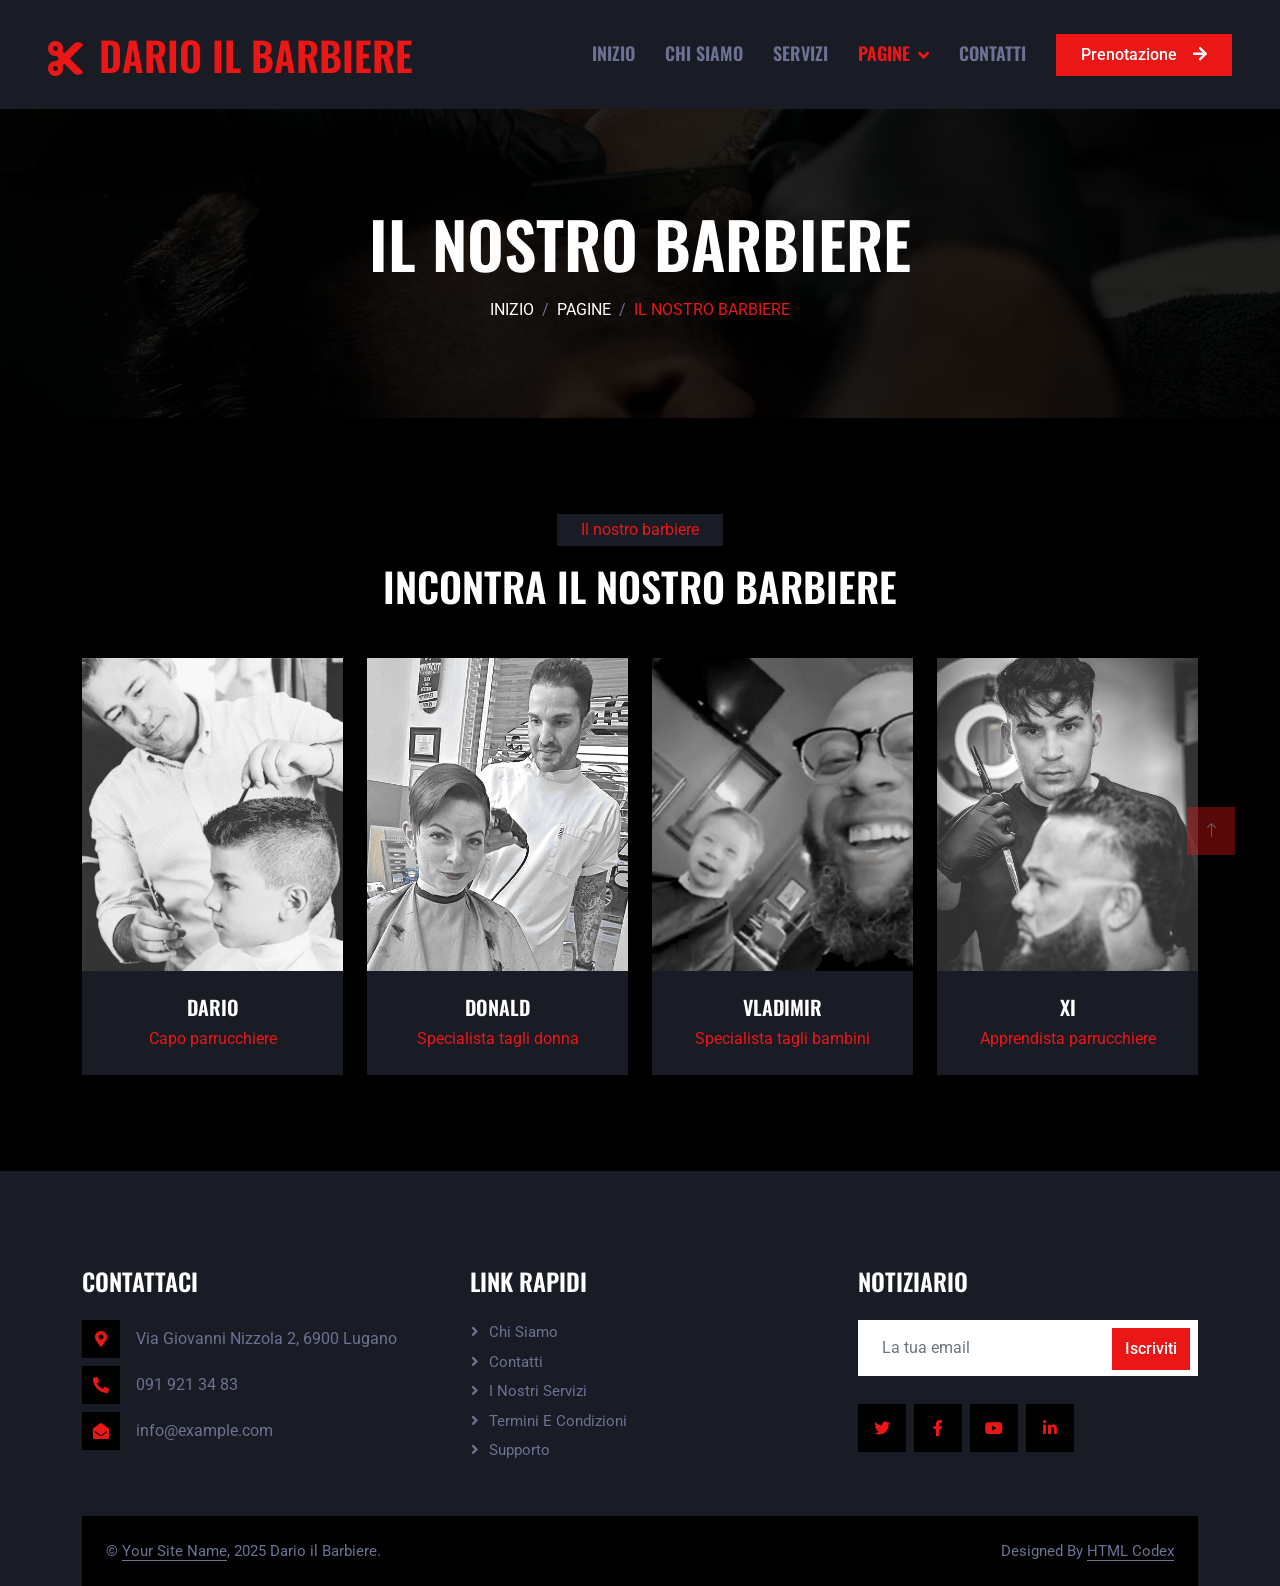
<file: team.html>
<!DOCTYPE html>
<html lang="en">

<head>
    <meta charset="utf-8">
    <title>Dario Il Barbiere</title>
    <meta content="width=device-width, initial-scale=1.0" name="viewport">
    <meta content="" name="parrucchiere, salone di bellezza, taglio capelli, acconciature, colore capelli, parrucchiere donna, parrucchiere uomo, styling, trattamenti capelli, bellezza, cura dei capelli">
    <meta content="" name="Dario il Barbiere a Lugano: parrucchiere professionale per uomo e donna. Tagli moderni, rasature classiche, colore e cura dei capelli. Prenota ora il tuo appuntamento!">

    <!-- Favicon -->
    <link href="img/favicon.ico" rel="icon">

    <!-- Google Web Fonts -->
    <link rel="preconnect" href="https://fonts.googleapis.com">
    <link rel="preconnect" href="https://fonts.gstatic.com" crossorigin>
    <link href="https://fonts.googleapis.com/css2?family=Roboto:wght@400;500&family=Oswald:wght@600&display=swap" rel="stylesheet">

    <!-- Icon Font Stylesheet -->
    <link href="https://cdnjs.cloudflare.com/ajax/libs/font-awesome/5.10.0/css/all.min.css" rel="stylesheet">
    <link href="https://cdn.jsdelivr.net/npm/bootstrap-icons@1.4.1/font/bootstrap-icons.css" rel="stylesheet">

    <!-- Libraries Stylesheet -->
    <link href="lib/animate/animate.min.css" rel="stylesheet">
    <link href="lib/owlcarousel/assets/owl.carousel.min.css" rel="stylesheet">

    <!-- Customized Bootstrap Stylesheet -->
    <link href="css/bootstrap.min.css" rel="stylesheet">

    <!-- Template Stylesheet -->
    <link href="css/style.css" rel="stylesheet">
</head>

<body>
    <!-- Spinner Start -->
    <div id="spinner" class="show bg-dark position-fixed translate-middle w-100 vh-100 top-50 start-50 d-flex align-items-center justify-content-center">
        <div class="spinner-grow text-primary" style="width: 3rem; height: 3rem;" role="status">
            <span class="sr-only">Caricamento...</span>
        </div>
    </div>
    <!-- Spinner End -->


    <!-- Navbar Start -->
    <nav class="navbar navbar-expand-lg bg-secondary navbar-dark sticky-top py-lg-0 px-lg-5 wow fadeIn" data-wow-delay="0.1s">
        <a href="index.html" class="navbar-brand ms-4 ms-lg-0">
            <h1 class="mb-0 text-primary text-uppercase"><i class="fa fa-cut me-3"></i>Dario Il Barbiere</h1>
        </a>
        <button type="button" class="navbar-toggler me-4" data-bs-toggle="collapse" data-bs-target="#navbarCollapse">
            <span class="navbar-toggler-icon"></span>
        </button>
        <div class="collapse navbar-collapse" id="navbarCollapse">
            <div class="navbar-nav ms-auto p-4 p-lg-0">
                <a href="index.html" class="nav-item nav-link">Inizio</a>
                <a href="about.html" class="nav-item nav-link">Chi siamo</a>
                <a href="service.html" class="nav-item nav-link">Servizi</a>
                <div class="nav-item dropdown">
                    <a href="#" class="nav-link dropdown-toggle active" data-bs-toggle="dropdown">Pagine</a>
                    <div class="dropdown-menu m-0">
                        <a href="price.html" class="dropdown-item">Listino prezzi</a>
                        <a href="team.html" class="dropdown-item active">Il nostro barbiere</a>
                        <a href="open.html" class="dropdown-item">Orari di apertura</a>
                        <a href="testimonial.html" class="dropdown-item">Testimonianze</a>
                        <a href="404.html" class="dropdown-item">Pagina non trovata</a>
                    </div>
                </div>
                <a href="contact.html" class="nav-item nav-link">Contatti</a>
            </div>
            <a href="" class="btn btn-primary rounded-0 py-2 px-lg-4 d-none d-lg-block">Prenotazione<i class="fa fa-arrow-right ms-3"></i></a>
        </div>
    </nav>
    <!-- Navbar End -->


    <!-- Page Header Start -->
    <div class="container-fluid page-header py-5 mb-5 wow fadeIn" data-wow-delay="0.1s">
        <div class="container text-center py-5">
            <h1 class="display-3 text-white text-uppercase mb-3 animated slideInDown">Il nostro barbiere</h1>
            <nav aria-label="breadcrumb animated slideInDown">
                <ol class="breadcrumb justify-content-center text-uppercase mb-0">
                    <li class="breadcrumb-item"><a class="text-white" href="#">Inizio</a></li>
                    <li class="breadcrumb-item"><a class="text-white" href="#">Pagine</a></li>
                    <li class="breadcrumb-item text-primary active" aria-current="page">Il nostro barbiere</li>
                </ol>
            </nav>
        </div>
    </div>
    <!-- Page Header End -->


    <!-- Team Start -->
    <div class="container-xxl py-5">
        <div class="container">
            <div class="text-center mx-auto mb-5 wow fadeInUp" data-wow-delay="0.1s" style="max-width: 600px;">
                <p class="d-inline-block bg-secondary text-primary py-1 px-4">Il nostro barbiere</p>
                <h1 class="text-uppercase">Incontra il nostro barbiere</h1>
            </div>
            <div class="row g-4">
                <div class="col-lg-3 col-md-6 wow fadeInUp" data-wow-delay="0.1s">
                    <div class="team-item">
                        <div class="team-img position-relative overflow-hidden">
                            <img class="img-fluid" src="img/team-1.jpg" alt="">
                            <div class="team-social">
                                <a class="btn btn-square" href=""><i class="fab fa-facebook-f"></i></a>
                                <a class="btn btn-square" href=""><i class="fab fa-twitter"></i></a>
                                <a class="btn btn-square" href=""><i class="fab fa-instagram"></i></a>
                            </div>
                        </div>
                        <div class="bg-secondary text-center p-4">
                            <h5 class="text-uppercase">Dario</h5>
                            <span class="text-primary">Capo parrucchiere</span>
                        </div>
                    </div>
                </div>
                <div class="col-lg-3 col-md-6 wow fadeInUp" data-wow-delay="0.3s">
                    <div class="team-item">
                        <div class="team-img position-relative overflow-hidden">
                            <img class="img-fluid" src="img/team-2.jpg" alt="">
                            <div class="team-social">
                                <a class="btn btn-square" href=""><i class="fab fa-facebook-f"></i></a>
                                <a class="btn btn-square" href=""><i class="fab fa-twitter"></i></a>
                                <a class="btn btn-square" href=""><i class="fab fa-instagram"></i></a>
                            </div>
                        </div>
                        <div class="bg-secondary text-center p-4">
                            <h5 class="text-uppercase">Donald</h5>
                            <span class="text-primary">Specialista tagli donna</span>
                        </div>
                    </div>
                </div>
                <div class="col-lg-3 col-md-6 wow fadeInUp" data-wow-delay="0.5s">
                    <div class="team-item">
                        <div class="team-img position-relative overflow-hidden">
                            <img class="img-fluid" src="img/team-3.jpg" alt="">
                            <div class="team-social">
                                <a class="btn btn-square" href=""><i class="fab fa-facebook-f"></i></a>
                                <a class="btn btn-square" href=""><i class="fab fa-twitter"></i></a>
                                <a class="btn btn-square" href=""><i class="fab fa-instagram"></i></a>
                            </div>
                        </div>
                        <div class="bg-secondary text-center p-4">
                            <h5 class="text-uppercase">Vladimir</h5>
                            <span class="text-primary">Specialista tagli bambini</span>
                        </div>
                    </div>
                </div>
                <div class="col-lg-3 col-md-6 wow fadeInUp" data-wow-delay="0.7s">
                    <div class="team-item">
                        <div class="team-img position-relative overflow-hidden">
                            <img class="img-fluid" src="img/team-4.jpg" alt="">
                            <div class="team-social">
                                <a class="btn btn-square" href=""><i class="fab fa-facebook-f"></i></a>
                                <a class="btn btn-square" href=""><i class="fab fa-twitter"></i></a>
                                <a class="btn btn-square" href=""><i class="fab fa-instagram"></i></a>
                            </div>
                        </div>
                        <div class="bg-secondary text-center p-4">
                            <h5 class="text-uppercase">Xi</h5>
                            <span class="text-primary">Apprendista parrucchiere</span>
                        </div>
                    </div>
                </div>
            </div>
        </div>
    </div>
    <!-- Team End -->


    <!-- Footer Start -->
    <div class="container-fluid bg-secondary text-light footer mt-5 pt-5 wow fadeIn" data-wow-delay="0.1s">
        <div class="container py-5">
            <div class="row g-5">
                <div class="col-lg-4 col-md-6">
                    <h4 class="text-uppercase mb-4">Contattaci</h4>
                    <div class="d-flex align-items-center mb-2">
                        <div class="btn-square bg-dark flex-shrink-0 me-3">
                            <span class="fa fa-map-marker-alt text-primary"></span>
                        </div>
                        <span>Via Giovanni Nizzola 2, 6900 Lugano</span>
                    </div>
                    <div class="d-flex align-items-center mb-2">
                        <div class="btn-square bg-dark flex-shrink-0 me-3">
                            <span class="fa fa-phone-alt text-primary"></span>
                        </div>
                        <span>091 921 34 83</span>
                    </div>
                    <div class="d-flex align-items-center">
                        <div class="btn-square bg-dark flex-shrink-0 me-3">
                            <span class="fa fa-envelope-open text-primary"></span>
                        </div>
                        <span>info@example.com</span>
                    </div>
                </div>
                <div class="col-lg-4 col-md-6">
                    <h4 class="text-uppercase mb-4">Link rapidi</h4>
                        <a class="btn btn-link" href="">Chi siamo</a>
                        <a class="btn btn-link" href="">Contatti</a>
                        <a class="btn btn-link" href="">I nostri servizi</a>
                        <a class="btn btn-link" href="">Termini e condizioni</a>
                        <a class="btn btn-link" href="">Supporto</a>
                </div>
                <div class="col-lg-4 col-md-6">
                    <h4 class="text-uppercase mb-4">Notiziario</h4>
                    <div class="position-relative mb-4">
                        <input class="form-control border-0 w-100 py-3 ps-4 pe-5" type="text" placeholder="La tua email">
                        <button type="button" class="btn btn-primary py-2 position-absolute top-0 end-0 mt-2 me-2">Iscriviti</button>
                    </div>
                    <div class="d-flex pt-1 m-n1">
                        <a class="btn btn-lg-square btn-dark text-primary m-1" href=""><i class="fab fa-twitter"></i></a>
                        <a class="btn btn-lg-square btn-dark text-primary m-1" href=""><i class="fab fa-facebook-f"></i></a>
                        <a class="btn btn-lg-square btn-dark text-primary m-1" href=""><i class="fab fa-youtube"></i></a>
                        <a class="btn btn-lg-square btn-dark text-primary m-1" href=""><i class="fab fa-linkedin-in"></i></a>
                    </div>
                </div>
            </div>
        </div>
        <div class="container">
            <div class="copyright">
                <div class="row">
                    <div class="col-md-6 text-center text-md-start mb-3 mb-md-0">
                        &copy; <a class="border-bottom" href="#">Your Site Name</a>, 2025 Dario il Barbiere.
                    </div>
                    <div class="col-md-6 text-center text-md-end">
                        <!--/*** This template is free as long as you keep the footer author’s credit link/attribution link/backlink. If you'd like to use the template without the footer author’s credit link/attribution link/backlink, you can purchase the Credit Removal License from "https://htmlcodex.com/credit-removal". Thank you for your support. ***/-->
                        Designed By <a class="border-bottom" href="https://htmlcodex.com">HTML Codex</a>
                    </div>
                </div>
            </div>
        </div>
    </div>
    <!-- Footer End -->

    <!-- Back to Top -->
    <a href="#" class="btn btn-primary btn-lg-square back-to-top"><i class="bi bi-arrow-up"></i></a>


    <!-- JavaScript Libraries -->
    <script src="https://code.jquery.com/jquery-3.4.1.min.js"></script>
    <script src="https://cdn.jsdelivr.net/npm/bootstrap@5.0.0/dist/js/bootstrap.bundle.min.js"></script>
    <script src="lib/wow/wow.min.js"></script>
    <script src="lib/easing/easing.min.js"></script>
    <script src="lib/waypoints/waypoints.min.js"></script>
    <script src="lib/owlcarousel/owl.carousel.min.js"></script>

    <!-- Template Javascript -->
    <script src="js/main.js"></script>
</body>

</html>
</file>
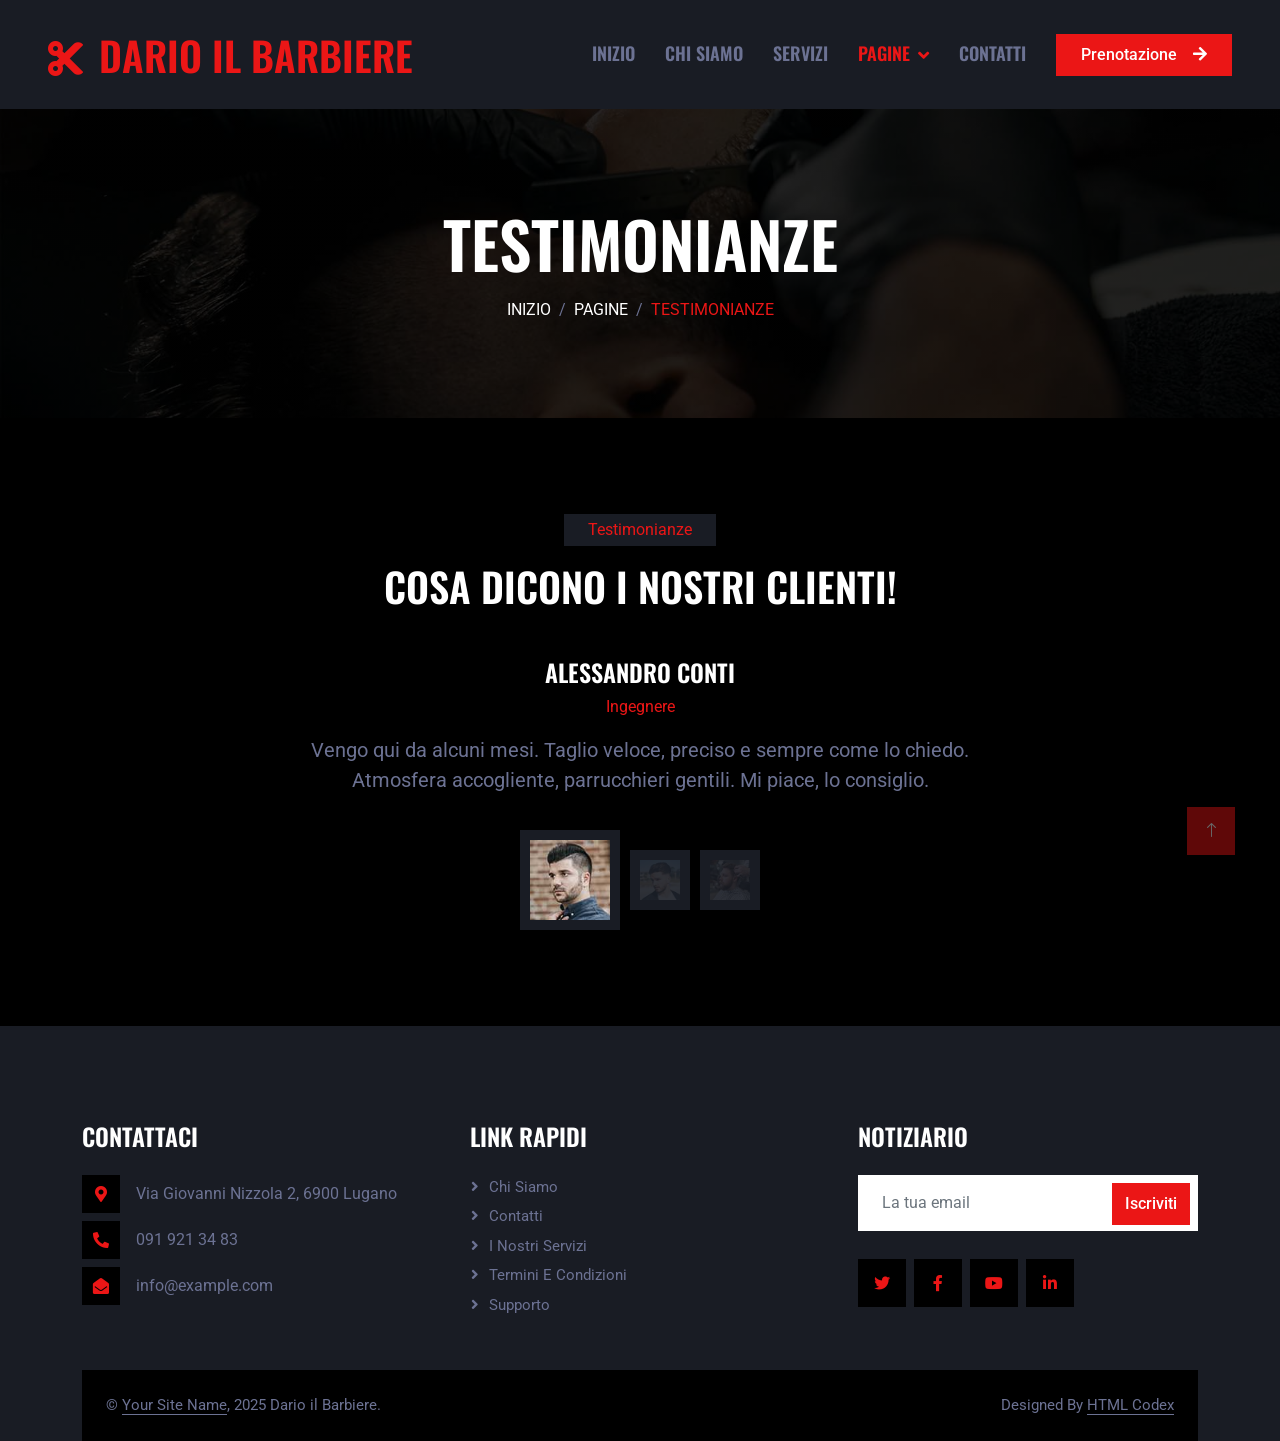
<file: testimonial.html>
<!DOCTYPE html>
<html lang="en">

<head>
    <meta charset="utf-8">
    <title>Dario Il Barbiere</title>
    <meta content="width=device-width, initial-scale=1.0" name="viewport">
    <meta content="" name="parrucchiere, salone di bellezza, taglio capelli, acconciature, colore capelli, parrucchiere donna, parrucchiere uomo, styling, trattamenti capelli, bellezza, cura dei capelli">
    <meta content="" name="Dario il Barbiere a Lugano: parrucchiere professionale per uomo e donna. Tagli moderni, rasature classiche, colore e cura dei capelli. Prenota ora il tuo appuntamento!">

    <!-- Favicon -->
    <link href="img/favicon.ico" rel="icon">

    <!-- Google Web Fonts -->
    <link rel="preconnect" href="https://fonts.googleapis.com">
    <link rel="preconnect" href="https://fonts.gstatic.com" crossorigin>
    <link href="https://fonts.googleapis.com/css2?family=Roboto:wght@400;500&family=Oswald:wght@600&display=swap" rel="stylesheet">

    <!-- Icon Font Stylesheet -->
    <link href="https://cdnjs.cloudflare.com/ajax/libs/font-awesome/5.10.0/css/all.min.css" rel="stylesheet">
    <link href="https://cdn.jsdelivr.net/npm/bootstrap-icons@1.4.1/font/bootstrap-icons.css" rel="stylesheet">

    <!-- Libraries Stylesheet -->
    <link href="lib/animate/animate.min.css" rel="stylesheet">
    <link href="lib/owlcarousel/assets/owl.carousel.min.css" rel="stylesheet">

    <!-- Customized Bootstrap Stylesheet -->
    <link href="css/bootstrap.min.css" rel="stylesheet">

    <!-- Template Stylesheet -->
    <link href="css/style.css" rel="stylesheet">
</head>

<body>
    <!-- Spinner Start -->
    <div id="spinner" class="show bg-dark position-fixed translate-middle w-100 vh-100 top-50 start-50 d-flex align-items-center justify-content-center">
        <div class="spinner-grow text-primary" style="width: 3rem; height: 3rem;" role="status">
            <span class="sr-only">Caricamento...</span>
        </div>
    </div>
    <!-- Spinner End -->


    <!-- Navbar Start -->
    <nav class="navbar navbar-expand-lg bg-secondary navbar-dark sticky-top py-lg-0 px-lg-5 wow fadeIn" data-wow-delay="0.1s">
        <a href="index.html" class="navbar-brand ms-4 ms-lg-0">
            <h1 class="mb-0 text-primary text-uppercase"><i class="fa fa-cut me-3"></i>Dario Il Barbiere</h1>
        </a>
        <button type="button" class="navbar-toggler me-4" data-bs-toggle="collapse" data-bs-target="#navbarCollapse">
            <span class="navbar-toggler-icon"></span>
        </button>
        <div class="collapse navbar-collapse" id="navbarCollapse">
            <div class="navbar-nav ms-auto p-4 p-lg-0">
                <a href="index.html" class="nav-item nav-link">Inizio</a>
                <a href="about.html" class="nav-item nav-link">Chi siamo</a>
                <a href="service.html" class="nav-item nav-link">Servizi</a>
                <div class="nav-item dropdown">
                    <a href="#" class="nav-link dropdown-toggle active" data-bs-toggle="dropdown">Pagine</a>
                    <div class="dropdown-menu m-0">
                        <a href="price.html" class="dropdown-item">Listino prezzi</a>
                        <a href="team.html" class="dropdown-item">Il nostro barbiere</a>
                        <a href="open.html" class="dropdown-item">Orari di apertura</a>
                        <a href="testimonial.html" class="dropdown-item">Testimonianze</a>
                        <a href="404.html" class="dropdown-item">Pagina non trovata</a>
                    </div>
                </div>
                <a href="contact.html" class="nav-item nav-link">Contatti</a>
            </div>
            <a href="" class="btn btn-primary rounded-0 py-2 px-lg-4 d-none d-lg-block">Prenotazione<i class="fa fa-arrow-right ms-3"></i></a>
        </div>
    </nav>
    <!-- Navbar End -->


    <!-- Page Header Start -->
    <div class="container-fluid page-header py-5 mb-5 wow fadeIn" data-wow-delay="0.1s">
        <div class="container text-center py-5">
            <h1 class="display-3 text-white text-uppercase mb-3 animated slideInDown">Testimonianze</h1>
            <nav aria-label="breadcrumb animated slideInDown">
                <ol class="breadcrumb justify-content-center text-uppercase mb-0">
                    <li class="breadcrumb-item"><a class="text-white" href="#">Inizio</a></li>
                    <li class="breadcrumb-item"><a class="text-white" href="#">Pagine</a></li>
                    <li class="breadcrumb-item text-primary active" aria-current="page">Testimonianze</li>
                </ol>
            </nav>
        </div>
    </div>
    <!-- Page Header End -->


    <!-- Testimonial Start -->
    <div class="container-xxl py-5">
        <div class="container">
            <div class="text-center mx-auto mb-5 wow fadeInUp" data-wow-delay="0.1s" style="max-width: 600px;">
                <p class="d-inline-block bg-secondary text-primary py-1 px-4">Testimonianze</p>
                <h1 class="text-uppercase">Cosa Dicono i Nostri Clienti!</h1>
            </div>
            <div class="owl-carousel testimonial-carousel wow fadeInUp" data-wow-delay="0.1s">
                <div class="testimonial-item text-center" data-dot="<img class='img-fluid' src='img/testimonial-1.jpg' alt=''>">
                    <h4 class="text-uppercase">Alessandro Conti</h4>
                    <p class="text-primary">Ingegnere</p>
                    <span class="fs-5">Vengo qui da alcuni mesi. Taglio veloce, preciso e sempre come lo chiedo. Atmosfera accogliente, parrucchieri gentili. Mi piace, lo consiglio.</span>
                </div>
                <div class="testimonial-item text-center" data-dot="<img class='img-fluid' src='img/testimonial-2.jpg' alt=''>">
                    <h4 class="text-uppercase">Matteo Ricci</h4>
                    <p class="text-primary">Architetto</p>
                    <span class="fs-5">Posto fantastico! Taglio e barba perfetti. Anche gli amici hanno notato che sembro meglio. Prezzi giusti, servizio ottimo. Tornerò di sicuro.</span>
                </div>
                <div class="testimonial-item text-center" data-dot="<img class='img-fluid' src='img/testimonial-3.jpg' alt=''>">
                    <h4 class="text-uppercase">Francesco Marino</h4>
                    <p class="text-primary">Medico</p>
                    <span class="fs-5">Sono entrato per caso e sono rimasto molto soddisfatto. Il barbiere ha capito subito cosa volevo. Pulito, comodo e professionale. Solo qui d’ora in poi.</span>
                </div>
            </div>      
        </div>
    </div>
    <!-- Testimonial End -->


    <!-- Footer Start -->
    <div class="container-fluid bg-secondary text-light footer mt-5 pt-5 wow fadeIn" data-wow-delay="0.1s">
        <div class="container py-5">
            <div class="row g-5">
                <div class="col-lg-4 col-md-6">
                    <h4 class="text-uppercase mb-4">Contattaci</h4>
                    <div class="d-flex align-items-center mb-2">
                        <div class="btn-square bg-dark flex-shrink-0 me-3">
                            <span class="fa fa-map-marker-alt text-primary"></span>
                        </div>
                        <span>Via Giovanni Nizzola 2, 6900 Lugano</span>
                    </div>
                    <div class="d-flex align-items-center mb-2">
                        <div class="btn-square bg-dark flex-shrink-0 me-3">
                            <span class="fa fa-phone-alt text-primary"></span>
                        </div>
                        <span>091 921 34 83</span>
                    </div>
                    <div class="d-flex align-items-center">
                        <div class="btn-square bg-dark flex-shrink-0 me-3">
                            <span class="fa fa-envelope-open text-primary"></span>
                        </div>
                        <span>info@example.com</span>
                    </div>
                </div>
                <div class="col-lg-4 col-md-6">
                    <h4 class="text-uppercase mb-4">Link rapidi</h4>
                        <a class="btn btn-link" href="">Chi siamo</a>
                        <a class="btn btn-link" href="">Contatti</a>
                        <a class="btn btn-link" href="">I nostri servizi</a>
                        <a class="btn btn-link" href="">Termini e condizioni</a>
                        <a class="btn btn-link" href="">Supporto</a>
                </div>
                <div class="col-lg-4 col-md-6">
                    <h4 class="text-uppercase mb-4">Notiziario</h4>
                    <div class="position-relative mb-4">
                        <input class="form-control border-0 w-100 py-3 ps-4 pe-5" type="text" placeholder="La tua email">
                        <button type="button" class="btn btn-primary py-2 position-absolute top-0 end-0 mt-2 me-2">Iscriviti</button>
                    </div>
                    <div class="d-flex pt-1 m-n1">
                        <a class="btn btn-lg-square btn-dark text-primary m-1" href=""><i class="fab fa-twitter"></i></a>
                        <a class="btn btn-lg-square btn-dark text-primary m-1" href=""><i class="fab fa-facebook-f"></i></a>
                        <a class="btn btn-lg-square btn-dark text-primary m-1" href=""><i class="fab fa-youtube"></i></a>
                        <a class="btn btn-lg-square btn-dark text-primary m-1" href=""><i class="fab fa-linkedin-in"></i></a>
                    </div>
                </div>
            </div>
        </div>
        <div class="container">
            <div class="copyright">
                <div class="row">
                    <div class="col-md-6 text-center text-md-start mb-3 mb-md-0">
                        &copy; <a class="border-bottom" href="#">Your Site Name</a>, 2025 Dario il Barbiere.
                    </div>
                    <div class="col-md-6 text-center text-md-end">
                        <!--/*** This template is free as long as you keep the footer author’s credit link/attribution link/backlink. If you'd like to use the template without the footer author’s credit link/attribution link/backlink, you can purchase the Credit Removal License from "https://htmlcodex.com/credit-removal". Thank you for your support. ***/-->
                        Designed By <a class="border-bottom" href="https://htmlcodex.com">HTML Codex</a>
                    </div>
                </div>
            </div>
        </div>
    </div>
    <!-- Footer End -->


    <!-- Back to Top -->
    <a href="#" class="btn btn-primary btn-lg-square back-to-top"><i class="bi bi-arrow-up"></i></a>


    <!-- JavaScript Libraries -->
    <script src="https://code.jquery.com/jquery-3.4.1.min.js"></script>
    <script src="https://cdn.jsdelivr.net/npm/bootstrap@5.0.0/dist/js/bootstrap.bundle.min.js"></script>
    <script src="lib/wow/wow.min.js"></script>
    <script src="lib/easing/easing.min.js"></script>
    <script src="lib/waypoints/waypoints.min.js"></script>
    <script src="lib/owlcarousel/owl.carousel.min.js"></script>

    <!-- Template Javascript -->
    <script src="js/main.js"></script>
</body>

</html>
</file>
<file: css/style.css>
/********** Template CSS **********/
:root {
    --primary: #EB1616;
    --secondary: #191C24;
    --light: #6C7293;
    --dark: #000000;
}

.back-to-top {
    position: fixed;
    display: none;
    right: 45px;
    bottom: 45px;
    z-index: 99;
}


/*** Spinner ***/
#spinner {
    opacity: 0;
    visibility: hidden;
    transition: opacity .5s ease-out, visibility 0s linear .5s;
    z-index: 99999;
}

#spinner.show {
    transition: opacity .5s ease-out, visibility 0s linear 0s;
    visibility: visible;
    opacity: 1;
}


/*** Button ***/
.btn {
    font-weight: 500;
    transition: .5s;
}

.btn-square {
    width: 38px;
    height: 38px;
}

.btn-sm-square {
    width: 32px;
    height: 32px;
}

.btn-lg-square {
    width: 48px;
    height: 48px;
}

.btn-square,
.btn-sm-square,
.btn-lg-square {
    padding: 0;
    display: flex;
    align-items: center;
    justify-content: center;
    font-weight: normal;
}


/*** Navbar ***/
.navbar .dropdown-toggle::after {
    border: none;
    content: "\f107";
    font-family: "Font Awesome 5 Free";
    font-weight: 900;
    vertical-align: middle;
    margin-left: 8px;
}

.navbar .navbar-nav .nav-link {
    margin-right: 30px;
    padding: 40px 0;
    color: var(--light);
    font-family: 'Oswald', sans-serif;
    font-size: 18px;
    font-weight: 600;
    text-transform: uppercase;
    outline: none;
}

.navbar .navbar-nav .nav-link:hover,
.navbar .navbar-nav .nav-link.active {
    color: var(--primary);
}

.navbar.sticky-top {
    top: -100px;
    transition: .5s;
}

@media (max-width: 991.98px) {
    .navbar .navbar-nav .nav-link,
    .navbar.shadow-sm .navbar-nav .nav-link {
        margin-right: 0;
        padding: 10px 0;
    }

    .navbar .navbar-nav {
        margin-top: 8px;
        border-top: 1px solid var(--light);
    }
}

@media (min-width: 992px) {
    .navbar.shadow-sm .navbar-nav .nav-link {
        padding: 20px 0;
    }

    .navbar .nav-item .dropdown-menu {
        display: block;
        border: none;
        margin-top: 0;
        top: 150%;
        opacity: 0;
        visibility: hidden;
        transition: .5s;
    }

    .navbar .nav-item:hover .dropdown-menu {
        top: 100%;
        visibility: visible;
        transition: .5s;
        opacity: 1;
    }
}


/*** Header ***/
.carousel-caption {
    top: 0;
    left: 0;
    right: 0;
    bottom: 0;
    background: rgba(0, 0, 0, .85);
    z-index: 1;
}

.carousel-control-prev,
.carousel-control-next {
    width: 10%;
}

.carousel-control-prev-icon,
.carousel-control-next-icon {
    width: 3rem;
    height: 3rem;
}

@media (max-width: 768px) {
    #header-carousel .carousel-item {
        position: relative;
        min-height: 450px;
    }
    
    #header-carousel .carousel-item img {
        position: absolute;
        width: 100%;
        height: 100%;
        object-fit: cover;
    }
}

.page-header {
    background: linear-gradient(rgba(0, 0, 0, .85), rgba(0, 0, 0, .85)), url(../img/carousel-1.jpg) center center no-repeat;
    background-size: cover;
}

.breadcrumb-item + .breadcrumb-item::before {
    color: var(--light);
}


/*** Service ***/
.service-item .btn {
    position: absolute;
    right: -50px;
    bottom: -50px;
    width: 50px;
    height: 50px;
    color: var(--primary);
    background: var(--dark);
    opacity: 0;
}

.service-item:hover .btn {
    right: 0;
    bottom: 0;
    opacity: 1;
}


/*** Team ***/
.team-item .team-img::before,
.team-item .team-img::after {
    position: absolute;
    content: "";
    width: 0;
    height: 100%;
    top: 0;
    left: 0;
    background: rgba(0, 0, 0, .85);
    transition: .5s;
}

.team-item .team-img::after {
    left: auto;
    right: 0;
}

.team-item:hover .team-img::before,
.team-item:hover .team-img::after {
    width: 50%;
}

.team-item .team-img .team-social {
    position: absolute;
    width: 100%;
    height: 100%;
    top: 0;
    left: 0;
    display: flex;
    align-items: center;
    justify-content: center;
    transition: .5s;
    z-index: 3;
    opacity: 0;
}

.team-item:hover .team-img .team-social {
    transition-delay: .3s;
    opacity: 1;
}

.team-item .team-social .btn {
    display: inline-flex;
    margin: 0 3px;
    color: var(--primary);
    background: var(--dark);
}

.team-item .team-social .btn:hover {
    color: #FFFFFF;
    background: var(--primary);
}


/*** Testimonial ***/
.testimonial-carousel {
    max-width: 700px;
    margin: 0 auto;
}

.testimonial-carousel .owl-dots {
    margin-top: 35px;
    height: 100px;
    display: flex;
    align-items: center;
    justify-content: center;
}

.testimonial-carousel .owl-dots .owl-dot {
    width: 60px;
    height: 60px;
    margin: 0 5px;
    padding: 10px;
    background: var(--secondary);
    transition: .5s;
}

.testimonial-carousel .owl-dots .owl-dot.active {
    width: 100px;
    height: 100px;
}

.testimonial-carousel .owl-dots .owl-dot img {
    opacity: .1;
    transition: .5s;
}

.testimonial-carousel .owl-dots .owl-dot.active img {
    opacity: 1;
}


/*** Footer ***/
.footer .btn.btn-link {
    display: block;
    margin-bottom: 5px;
    padding: 0;
    text-align: left;
    color: var(--light);
    font-size: 15px;
    font-weight: normal;
    text-transform: capitalize;
    transition: .3s;
}

.footer .btn.btn-link::before {
    position: relative;
    content: "\f105";
    font-family: "Font Awesome 5 Free";
    font-weight: 900;
    margin-right: 10px;
}

.footer .btn.btn-link:hover {
    color: var(--primary);
    letter-spacing: 1px;
    box-shadow: none;
}

.footer .copyright {
    padding: 1.5rem;
    font-size: 15px;
    background: var(--dark);
}

.footer .copyright a {
    color: var(--light);
}

.footer .copyright a:hover {
    color: var(--primary);
}
</file>
<file: assets/css/style.css>
/**
* Template Name: Medilab
* Updated: Mar 10 2023 with Bootstrap v5.2.3
* Template URL: https://bootstrapmade.com/medilab-free-medical-bootstrap-theme/
* Author: BootstrapMade.com
* License: https://bootstrapmade.com/license/
*/

/*--------------------------------------------------------------
# General
--------------------------------------------------------------*/
body {
  font-family: "Open Sans", sans-serif;
  color: #444444;
}

a {
  color: #1977cc;
  text-decoration: none;
}

a:hover {
  color: #3291e6;
  text-decoration: none;
}

h1,
h2,
h3,
h4,
h5,
h6 {
  font-family: "Raleway", sans-serif;
}

/*--------------------------------------------------------------
# Preloader
--------------------------------------------------------------*/
#preloader {
  position: fixed;
  top: 0;
  left: 0;
  right: 0;
  bottom: 0;
  z-index: 9999;
  overflow: hidden;
  background: #fff;
}

#preloader:before {
  content: "";
  position: fixed;
  top: calc(50% - 30px);
  left: calc(50% - 30px);
  border: 6px solid #1977cc;
  border-top-color: #d1e6f9;
  border-radius: 50%;
  width: 60px;
  height: 60px;
  animation: animate-preloader 1s linear infinite;
}

@keyframes animate-preloader {
  0% {
    transform: rotate(0deg);
  }

  100% {
    transform: rotate(360deg);
  }
}

/*--------------------------------------------------------------
# Back to top button
--------------------------------------------------------------*/
.back-to-top {
  position: fixed;
  visibility: hidden;
  opacity: 0;
  right: 15px;
  bottom: 15px;
  z-index: 996;
  background: #1977cc;
  width: 40px;
  height: 40px;
  border-radius: 4px;
  transition: all 0.4s;
}

.back-to-top i {
  font-size: 28px;
  color: #fff;
  line-height: 0;
}

.back-to-top:hover {
  background: #298ce5;
  color: #fff;
}

.back-to-top.active {
  visibility: visible;
  opacity: 1;
}

.datepicker-dropdown {
  padding: 20px !important;
}

/*--------------------------------------------------------------
# Top Bar
--------------------------------------------------------------*/
#topbar {
  background: #fff;
  height: 40px;
  font-size: 14px;
  transition: all 0.5s;
  z-index: 996;
}

#topbar.topbar-scrolled {
  top: -40px;
}

#topbar .contact-info a {
  line-height: 1;
  color: #444444;
  transition: 0.3s;
}

#topbar .contact-info a:hover {
  color: #1977cc;
}

#topbar .contact-info i {
  color: #1977cc;
  padding-right: 4px;
  margin-left: 15px;
  line-height: 0;
}

#topbar .contact-info i:first-child {
  margin-left: 0;
}

#topbar .social-links a {
  color: #437099;
  padding-left: 15px;
  display: inline-block;
  line-height: 1px;
  transition: 0.3s;
}

#topbar .social-links a:hover {
  color: #1977cc;
}

#topbar .social-links a:first-child {
  border-left: 0;
}

/*--------------------------------------------------------------
# Header
--------------------------------------------------------------*/
#header {
  background: #fff;
  transition: all 0.5s;
  z-index: 997;
  padding: 15px 0;
  top: 40px;
  box-shadow: 0px 2px 15px rgba(25, 119, 204, 0.1);
}

#header.header-scrolled {
  top: 0;
}

#header .logo {
  font-size: 30px;
  margin: 0;
  padding: 0;
  line-height: 1;
  font-weight: 700;
  letter-spacing: 0.5px;
  font-family: "Poppins", sans-serif;
}

#header .logo a {
  color: #2c4964;
}

#header .logo img {
  max-height: 40px;
}

/**
* Appointment Button *
*/
.appointment-btn {
  margin-left: 25px;
  background: #1977cc;
  color: #fff;
  border-radius: 50px;
  padding: 8px 25px;
  white-space: nowrap;
  transition: 0.3s;
  font-size: 14px;
  display: inline-block;
}

.appointment-btn:hover {
  background: #166ab5;
  color: #fff;
}

@media (max-width: 768px) {
  .appointment-btn {
    margin: 0 15px 0 0;
    padding: 6px 18px;
  }
}

/*--------------------------------------------------------------
# Navigation Menu
--------------------------------------------------------------*/
/**
* Desktop Navigation 
*/
.navbar {
  padding: 0;
}

.navbar ul {
  margin: 0;
  padding: 0;
  display: flex;
  list-style: none;
  align-items: center;
}

.navbar li {
  position: relative;
}

.navbar>ul>li {
  position: relative;
  white-space: nowrap;
  padding: 8px 0 8px 20px;
}

.navbar a,
.navbar a:focus {
  display: flex;
  align-items: center;
  justify-content: space-between;
  font-size: 14px;
  color: #2c4964;
  white-space: nowrap;
  transition: 0.3s;
  border-bottom: 2px solid #fff;
  padding: 5px 2px;
}

.navbar a i,
.navbar a:focus i {
  font-size: 12px;
  line-height: 0;
  margin-left: 5px;
}

.navbar a:hover,
.navbar .active,
.navbar .active:focus,
.navbar li:hover>a {
  color: #1977cc;
  border-color: #1977cc;
}

.navbar .dropdown ul {
  display: block;
  position: absolute;
  left: 20px;
  top: calc(100% + 30px);
  margin: 0;
  padding: 10px 0;
  z-index: 99;
  opacity: 0;
  visibility: hidden;
  background: #fff;
  box-shadow: 0px 0px 30px rgba(127, 137, 161, 0.25);
  transition: 0.3s;
}

.navbar .dropdown ul li {
  min-width: 200px;
}

.navbar .dropdown ul a {
  padding: 10px 20px;
  font-size: 14px;
  font-weight: 500;
  text-transform: none;
  color: #082744;
  border: none;
}

.navbar .dropdown ul a i {
  font-size: 12px;
}

.navbar .dropdown ul a:hover,
.navbar .dropdown ul .active:hover,
.navbar .dropdown ul li:hover>a {
  color: #1977cc;
}

.navbar .dropdown:hover>ul {
  opacity: 1;
  top: 100%;
  visibility: visible;
}

.navbar .dropdown .dropdown ul {
  top: 0;
  left: calc(100% - 30px);
  visibility: hidden;
}

.navbar .dropdown .dropdown:hover>ul {
  opacity: 1;
  top: 0;
  left: 100%;
  visibility: visible;
}

@media (max-width: 1366px) {
  .navbar .dropdown .dropdown ul {
    left: -90%;
  }

  .navbar .dropdown .dropdown:hover>ul {
    left: -100%;
  }
}

/**
* Mobile Navigation 
*/
.mobile-nav-toggle {
  color: #2c4964;
  font-size: 28px;
  cursor: pointer;
  display: none;
  line-height: 0;
  transition: 0.5s;
}

.mobile-nav-toggle.bi-x {
  color: #fff;
}

@media (max-width: 991px) {
  .mobile-nav-toggle {
    display: block;
  }

  .navbar ul {
    display: none;
  }
}

.navbar-mobile {
  position: fixed;
  overflow: hidden;
  top: 0;
  right: 0;
  left: 0;
  bottom: 0;
  background: rgba(28, 47, 65, 0.9);
  transition: 0.3s;
  z-index: 999;
}

.navbar-mobile .mobile-nav-toggle {
  position: absolute;
  top: 15px;
  right: 15px;
}

.navbar-mobile ul {
  display: block;
  position: absolute;
  top: 55px;
  right: 15px;
  bottom: 15px;
  left: 15px;
  padding: 10px 0;
  background-color: #fff;
  overflow-y: auto;
  transition: 0.3s;
}

.navbar-mobile>ul>li {
  padding: 0;
}

.navbar-mobile a,
.navbar-mobile a:focus {
  padding: 10px 20px;
  font-size: 15px;
  color: #2c4964;
  border: none;
}

.navbar-mobile a:hover,
.navbar-mobile .active,
.navbar-mobile li:hover>a {
  color: #1977cc;
}

.navbar-mobile .getstarted,
.navbar-mobile .getstarted:focus {
  margin: 15px;
}

.navbar-mobile .dropdown ul {
  position: static;
  display: none;
  margin: 10px 20px;
  padding: 10px 0;
  z-index: 99;
  opacity: 1;
  visibility: visible;
  background: #fff;
  box-shadow: 0px 0px 30px rgba(127, 137, 161, 0.25);
}

.navbar-mobile .dropdown ul li {
  min-width: 200px;
}

.navbar-mobile .dropdown ul a {
  padding: 10px 20px;
}

.navbar-mobile .dropdown ul a i {
  font-size: 12px;
}

.navbar-mobile .dropdown ul a:hover,
.navbar-mobile .dropdown ul .active:hover,
.navbar-mobile .dropdown ul li:hover>a {
  color: #1977cc;
}

.navbar-mobile .dropdown>.dropdown-active {
  display: block;
}

/*--------------------------------------------------------------
# Hero Section
--------------------------------------------------------------*/
#hero {
  width: 100%;
  height: 90vh;
  background: url("../img/hero-bg.jpg") top center;
  background-size: cover;
  margin-bottom: -200px;
}

#hero .container {
  position: relative;
}

#hero h1 {
  margin: 0;
  font-size: 48px;
  font-weight: 700;
  line-height: 56px;
  text-transform: uppercase;
  color: #2c4964;
}

#hero h2 {
  color: #2c4964;
  margin: 10px 0 0 0;
  font-size: 24px;
}

#hero .btn-get-started {
  font-family: "Raleway", sans-serif;
  text-transform: uppercase;
  font-weight: 500;
  font-size: 14px;
  letter-spacing: 1px;
  display: inline-block;
  padding: 12px 35px;
  margin-top: 30px;
  border-radius: 50px;
  transition: 0.5s;
  color: #fff;
  background: #1977cc;
}

#hero .btn-get-started:hover {
  background: #3291e6;
}

@media (min-width: 1024px) {
  #hero {
    background-attachment: fixed;
  }
}

@media (max-width: 992px) {
  #hero {
    margin-bottom: 0;
    height: 100vh;
  }

  #hero .container {
    padding-bottom: 63px;
  }

  #hero h1 {
    font-size: 28px;
    line-height: 36px;
  }

  #hero h2 {
    font-size: 18px;
    line-height: 24px;
    margin-bottom: 30px;
  }
}

@media (max-height: 600px) {
  #hero {
    height: 110vh;
  }
}

/*--------------------------------------------------------------
# Sections General
--------------------------------------------------------------*/
section {
  padding: 60px 0;
  overflow: hidden;
}

.section-bg {
  background-color: #f1f7fd;
}

.section-title {
  text-align: center;
  padding-bottom: 30px;
}

.section-title h2 {
  font-size: 32px;
  font-weight: bold;
  margin-bottom: 20px;
  padding-bottom: 20px;
  position: relative;
  color: #2c4964;
}

.section-title h2::before {
  content: "";
  position: absolute;
  display: block;
  width: 120px;
  height: 1px;
  background: #ddd;
  bottom: 1px;
  left: calc(50% - 60px);
}

.section-title h2::after {
  content: "";
  position: absolute;
  display: block;
  width: 40px;
  height: 3px;
  background: #1977cc;
  bottom: 0;
  left: calc(50% - 20px);
}

.section-title p {
  margin-bottom: 0;
}

/*--------------------------------------------------------------
# Breadcrumbs
--------------------------------------------------------------*/
.breadcrumbs {
  padding: 20px 0;
  background-color: #f1f7fd;
  min-height: 40px;
  margin-top: 120px;
}

@media (max-width: 992px) {
  .breadcrumbs {
    margin-top: 100px;
  }
}

.breadcrumbs h2 {
  font-size: 24px;
  font-weight: 300;
  margin: 0;
}

@media (max-width: 992px) {
  .breadcrumbs h2 {
    margin: 0 0 10px 0;
  }
}

.breadcrumbs ol {
  display: flex;
  flex-wrap: wrap;
  list-style: none;
  padding: 0;
  margin: 0;
  font-size: 14px;
}

.breadcrumbs ol li+li {
  padding-left: 10px;
}

.breadcrumbs ol li+li::before {
  display: inline-block;
  padding-right: 10px;
  color: #6c757d;
  content: "/";
}

@media (max-width: 768px) {
  .breadcrumbs .d-flex {
    display: block !important;
  }

  .breadcrumbs ol {
    display: block;
  }

  .breadcrumbs ol li {
    display: inline-block;
  }
}

/*--------------------------------------------------------------
# Why Us
--------------------------------------------------------------*/
.why-us .content {
  padding: 30px;
  background: #1977cc;
  border-radius: 4px;
  color: #fff;
}

.why-us .content h3 {
  font-weight: 700;
  font-size: 34px;
  margin-bottom: 30px;
}

.why-us .content p {
  margin-bottom: 30px;
}

.why-us .content .more-btn {
  display: inline-block;
  background: rgba(255, 255, 255, 0.2);
  padding: 6px 30px 8px 30px;
  color: #fff;
  border-radius: 50px;
  transition: all ease-in-out 0.4s;
}

.why-us .content .more-btn i {
  font-size: 14px;
}

.why-us .content .more-btn:hover {
  color: #1977cc;
  background: #fff;
}

.why-us .icon-boxes .icon-box {
  text-align: center;
  border-radius: 10px;
  background: #fff;
  box-shadow: 0px 2px 15px rgba(0, 0, 0, 0.1);
  padding: 40px 30px;
  width: 100%;
}

.why-us .icon-boxes .icon-box i {
  font-size: 40px;
  color: #1977cc;
  margin-bottom: 30px;
}

.why-us .icon-boxes .icon-box h4 {
  font-size: 20px;
  font-weight: 700;
  margin: 0 0 30px 0;
}

.why-us .icon-boxes .icon-box p {
  font-size: 15px;
  color: #848484;
}

/*--------------------------------------------------------------
# About
--------------------------------------------------------------*/
.about .icon-boxes h4 {
  font-size: 18px;
  color: #4b7dab;
  margin-bottom: 15px;
}

.about .icon-boxes h3 {
  font-size: 28px;
  font-weight: 700;
  color: #2c4964;
  margin-bottom: 15px;
}

.about .icon-box {
  margin-top: 40px;
}

.about .icon-box .icon {
  float: left;
  display: flex;
  align-items: center;
  justify-content: center;
  width: 64px;
  height: 64px;
  border: 2px solid #8dc2f1;
  border-radius: 50px;
  transition: 0.5s;
}

.about .icon-box .icon i {
  color: #1977cc;
  font-size: 32px;
}

.about .icon-box:hover .icon {
  background: #1977cc;
  border-color: #1977cc;
}

.about .icon-box:hover .icon i {
  color: #fff;
}

.about .icon-box .title {
  margin-left: 85px;
  font-weight: 700;
  margin-bottom: 10px;
  font-size: 18px;
}

.about .icon-box .title a {
  color: #343a40;
  transition: 0.3s;
}

.about .icon-box .title a:hover {
  color: #1977cc;
}

.about .icon-box .description {
  margin-left: 85px;
  line-height: 24px;
  font-size: 14px;
}

.about .video-box {
  background: url("../img/about.jpg") center center no-repeat;
  background-size: cover;
  min-height: 500px;
}

.about .play-btn {
  width: 94px;
  height: 94px;
  background: radial-gradient(#1977cc 50%, rgba(25, 119, 204, 0.4) 52%);
  border-radius: 50%;
  display: block;
  position: absolute;
  left: calc(50% - 47px);
  top: calc(50% - 47px);
  overflow: hidden;
}

.about .play-btn::after {
  content: "";
  position: absolute;
  left: 50%;
  top: 50%;
  transform: translateX(-40%) translateY(-50%);
  width: 0;
  height: 0;
  border-top: 10px solid transparent;
  border-bottom: 10px solid transparent;
  border-left: 15px solid #fff;
  z-index: 100;
  transition: all 400ms cubic-bezier(0.55, 0.055, 0.675, 0.19);
}

.about .play-btn::before {
  content: "";
  position: absolute;
  width: 120px;
  height: 120px;
  animation-delay: 0s;
  animation: pulsate-btn 2s;
  animation-direction: forwards;
  animation-iteration-count: infinite;
  animation-timing-function: steps;
  opacity: 1;
  border-radius: 50%;
  border: 5px solid rgba(25, 119, 204, 0.7);
  top: -15%;
  left: -15%;
  background: rgba(198, 16, 0, 0);
}

.about .play-btn:hover::after {
  border-left: 15px solid #1977cc;
  transform: scale(20);
}

.about .play-btn:hover::before {
  content: "";
  position: absolute;
  left: 50%;
  top: 50%;
  transform: translateX(-40%) translateY(-50%);
  width: 0;
  height: 0;
  border: none;
  border-top: 10px solid transparent;
  border-bottom: 10px solid transparent;
  border-left: 15px solid #fff;
  z-index: 200;
  animation: none;
  border-radius: 0;
}

@keyframes pulsate-btn {
  0% {
    transform: scale(0.6, 0.6);
    opacity: 1;
  }

  100% {
    transform: scale(1, 1);
    opacity: 0;
  }
}

/*--------------------------------------------------------------
# Counts
--------------------------------------------------------------*/
.counts {
  background: #f1f7fd;
  padding: 70px 0 60px;
}

.counts .count-box {
  padding: 30px 30px 25px 30px;
  width: 100%;
  position: relative;
  text-align: center;
  background: #fff;
}

.counts .count-box i {
  position: absolute;
  top: -25px;
  left: 50%;
  transform: translateX(-50%);
  font-size: 20px;
  background: #1977cc;
  color: #fff;
  border-radius: 50px;
  display: inline-flex;
  align-items: center;
  justify-content: center;
  width: 48px;
  height: 48px;
}

.counts .count-box span {
  font-size: 36px;
  display: block;
  font-weight: 600;
  color: #082744;
}

.counts .count-box p {
  padding: 0;
  margin: 0;
  font-family: "Raleway", sans-serif;
  font-size: 14px;
}

/*--------------------------------------------------------------
# Services
--------------------------------------------------------------*/
.services .icon-box {
  text-align: center;
  border: 1px solid #d5e1ed;
  padding: 80px 20px;
  transition: all ease-in-out 0.3s;
}

.services .icon-box .icon {
  margin: 0 auto;
  width: 64px;
  height: 64px;
  background: #1977cc;
  border-radius: 5px;
  transition: all 0.3s ease-out 0s;
  display: flex;
  align-items: center;
  justify-content: center;
  margin-bottom: 20px;
  transform-style: preserve-3d;
}

.services .icon-box .icon i {
  color: #fff;
  font-size: 28px;
}

.services .icon-box .icon::before {
  position: absolute;
  content: "";
  left: -8px;
  top: -8px;
  height: 100%;
  width: 100%;
  background: #badaf7;
  border-radius: 5px;
  transition: all 0.3s ease-out 0s;
  transform: translateZ(-1px);
}

.services .icon-box h4 {
  font-weight: 700;
  margin-bottom: 15px;
  font-size: 24px;
}

.services .icon-box h4 a {
  color: #2c4964;
}

.services .icon-box p {
  line-height: 24px;
  font-size: 14px;
  margin-bottom: 0;
}

.services .icon-box:hover {
  background: #1977cc;
  border-color: #1977cc;
}

.services .icon-box:hover .icon {
  background: #fff;
}

.services .icon-box:hover .icon i {
  color: #1977cc;
}

.services .icon-box:hover .icon::before {
  background: #3291e6;
}

.services .icon-box:hover h4 a,
.services .icon-box:hover p {
  color: #fff;
}

/*--------------------------------------------------------------
# Appointments
--------------------------------------------------------------*/
.appointment .php-email-form {
  width: 100%;
}

.appointment .php-email-form .form-group {
  padding-bottom: 8px;
}

.appointment .php-email-form .validate {
  display: none;
  color: red;
  margin: 0 0 15px 0;
  font-weight: 400;
  font-size: 13px;
}

.appointment .php-email-form .error-message {
  display: none;
  color: #fff;
  background: #ed3c0d;
  text-align: left;
  padding: 15px;
  font-weight: 600;
}

.appointment .php-email-form .error-message br+br {
  margin-top: 25px;
}

.appointment .php-email-form .sent-message {
  display: none;
  color: #fff;
  background: #18d26e;
  text-align: center;
  padding: 15px;
  font-weight: 600;
}

.appointment .php-email-form .loading {
  display: none;
  background: #fff;
  text-align: center;
  padding: 15px;
}

.appointment .php-email-form .loading:before {
  content: "";
  display: inline-block;
  border-radius: 50%;
  width: 24px;
  height: 24px;
  margin: 0 10px -6px 0;
  border: 3px solid #18d26e;
  border-top-color: #eee;
  animation: animate-loading 1s linear infinite;
}

.appointment .php-email-form input,
.appointment .php-email-form textarea,
.appointment .php-email-form select {
  border-radius: 0;
  box-shadow: none;
  font-size: 14px;
  padding: 10px !important;
}

.appointment .php-email-form input:focus,
.appointment .php-email-form textarea:focus,
.appointment .php-email-form select:focus {
  border-color: #1977cc;
}

.appointment .php-email-form input,
.appointment .php-email-form select {
  height: 44px;
}

.appointment .php-email-form textarea {
  padding: 10px 12px;
}

.appointment .php-email-form button[type=submit] {
  background: #1977cc;
  border: 0;
  padding: 10px 35px;
  color: #fff;
  transition: 0.4s;
  border-radius: 50px;
}

.appointment .php-email-form button[type=submit]:hover {
  background: #1c84e3;
}

/*--------------------------------------------------------------
# Departments
--------------------------------------------------------------*/
.departments {
  overflow: hidden;
}

.departments .nav-tabs {
  border: 0;
}

.departments .nav-link {
  border: 0;
  padding: 12px 15px 12px 0;
  transition: 0.3s;
  color: #2c4964;
  border-radius: 0;
  border-right: 2px solid #ebf1f6;
  font-weight: 600;
  font-size: 15px;
}

.departments .nav-link:hover {
  color: #1977cc;
}

.departments .nav-link.active {
  color: #1977cc;
  border-color: #1977cc;
}

.departments .tab-pane.active {
  animation: fadeIn 0.5s ease-out;
}

.departments .details h3 {
  font-size: 26px;
  font-weight: 600;
  margin-bottom: 20px;
  color: #2c4964;
}

.departments .details p {
  color: #777777;
}

.departments .details p:last-child {
  margin-bottom: 0;
}

@media (max-width: 992px) {
  .departments .nav-link {
    border: 0;
    padding: 15px;
  }

  .departments .nav-link.active {
    color: #fff;
    background: #1977cc;
  }
}

/*--------------------------------------------------------------
# Doctors
--------------------------------------------------------------*/
.doctors {
  background: #fff;
}

.doctors .member {
  position: relative;
  box-shadow: 0px 2px 15px rgba(44, 73, 100, 0.08);
  padding: 30px;
  border-radius: 10px;
}

.doctors .member .pic {
  overflow: hidden;
  width: 180px;
  border-radius: 50%;
}

.doctors .member .pic img {
  transition: ease-in-out 0.3s;
}

.doctors .member:hover img {
  transform: scale(1.1);
}

.doctors .member .member-info {
  padding-left: 30px;
}

.doctors .member h4 {
  font-weight: 700;
  margin-bottom: 5px;
  font-size: 20px;
  color: #2c4964;
}

.doctors .member span {
  display: block;
  font-size: 15px;
  padding-bottom: 10px;
  position: relative;
  font-weight: 500;
}

.doctors .member span::after {
  content: "";
  position: absolute;
  display: block;
  width: 50px;
  height: 1px;
  background: #b2c8dd;
  bottom: 0;
  left: 0;
}

.doctors .member p {
  margin: 10px 0 0 0;
  font-size: 14px;
}

.doctors .member .social {
  margin-top: 12px;
  display: flex;
  align-items: center;
  justify-content: flex-start;
}

.doctors .member .social a {
  transition: ease-in-out 0.3s;
  display: flex;
  align-items: center;
  justify-content: center;
  border-radius: 50px;
  width: 32px;
  height: 32px;
  background: #a0bcd5;
}

.doctors .member .social a i {
  color: #fff;
  font-size: 16px;
  margin: 0 2px;
}

.doctors .member .social a:hover {
  background: #1977cc;
}

.doctors .member .social a+a {
  margin-left: 8px;
}

/*--------------------------------------------------------------
# Frequently Asked Questions
--------------------------------------------------------------*/
.faq .faq-list {
  padding: 0 100px;
}

.faq .faq-list ul {
  padding: 0;
  list-style: none;
}

.faq .faq-list li+li {
  margin-top: 15px;
}

.faq .faq-list li {
  padding: 20px;
  background: #fff;
  border-radius: 4px;
  position: relative;
}

.faq .faq-list a {
  display: block;
  position: relative;
  font-family: "Poppins", sans-serif;
  font-size: 16px;
  line-height: 24px;
  font-weight: 500;
  padding: 0 30px;
  outline: none;
  cursor: pointer;
}

.faq .faq-list .icon-help {
  font-size: 24px;
  position: absolute;
  right: 0;
  left: 20px;
  color: #76b5ee;
}

.faq .faq-list .icon-show,
.faq .faq-list .icon-close {
  font-size: 24px;
  position: absolute;
  right: 0;
  top: 0;
}

.faq .faq-list p {
  margin-bottom: 0;
  padding: 10px 0 0 0;
}

.faq .faq-list .icon-show {
  display: none;
}

.faq .faq-list a.collapsed {
  color: #343a40;
}

.faq .faq-list a.collapsed:hover {
  color: #1977cc;
}

.faq .faq-list a.collapsed .icon-show {
  display: inline-block;
}

.faq .faq-list a.collapsed .icon-close {
  display: none;
}

@media (max-width: 1200px) {
  .faq .faq-list {
    padding: 0;
  }
}

/*--------------------------------------------------------------
# Testimonials
--------------------------------------------------------------*/
.testimonials .testimonial-wrap {
  padding-left: 50px;
}

.testimonials .testimonials-carousel,
.testimonials .testimonials-slider {
  overflow: hidden;
}

.testimonials .testimonial-item {
  box-sizing: content-box;
  padding: 30px 30px 30px 60px;
  margin: 30px 15px;
  min-height: 200px;
  box-shadow: 0px 2px 12px rgba(44, 73, 100, 0.08);
  position: relative;
  background: #fff;
}

.testimonials .testimonial-item .testimonial-img {
  width: 90px;
  border-radius: 10px;
  border: 6px solid #fff;
  position: absolute;
  left: -45px;
}

.testimonials .testimonial-item h3 {
  font-size: 18px;
  font-weight: bold;
  margin: 10px 0 5px 0;
  color: #111;
}

.testimonials .testimonial-item h4 {
  font-size: 14px;
  color: #999;
  margin: 0;
}

.testimonials .testimonial-item .quote-icon-left,
.testimonials .testimonial-item .quote-icon-right {
  color: #badaf7;
  font-size: 26px;
}

.testimonials .testimonial-item .quote-icon-left {
  display: inline-block;
  left: -5px;
  position: relative;
}

.testimonials .testimonial-item .quote-icon-right {
  display: inline-block;
  right: -5px;
  position: relative;
  top: 10px;
}

.testimonials .testimonial-item p {
  font-style: italic;
  margin: 15px auto 15px auto;
}

.testimonials .swiper-pagination {
  margin-top: 20px;
  position: relative;
}

.testimonials .swiper-pagination .swiper-pagination-bullet {
  width: 12px;
  height: 12px;
  background-color: #fff;
  opacity: 1;
  border: 1px solid #1977cc;
}

.testimonials .swiper-pagination .swiper-pagination-bullet-active {
  background-color: #1977cc;
}

@media (max-width: 767px) {
  .testimonials .testimonial-wrap {
    padding-left: 0;
  }

  .testimonials .testimonials-carousel,
  .testimonials .testimonials-slider {
    overflow: hidden;
  }

  .testimonials .testimonial-item {
    padding: 30px;
    margin: 15px;
  }

  .testimonials .testimonial-item .testimonial-img {
    position: static;
    left: auto;
  }
}

/*--------------------------------------------------------------
# Gallery
--------------------------------------------------------------*/
.gallery .gallery-item {
  overflow: hidden;
  border-right: 3px solid #fff;
  border-bottom: 3px solid #fff;
}

.gallery .gallery-item img {
  transition: all ease-in-out 0.4s;
}

.gallery .gallery-item:hover img {
  transform: scale(1.1);
}

/*--------------------------------------------------------------
# Contact
--------------------------------------------------------------*/
.contact .info {
  width: 100%;
  background: #fff;
}

.contact .info i {
  font-size: 20px;
  color: #1977cc;
  float: left;
  width: 44px;
  height: 44px;
  background: #d6e9fa;
  display: flex;
  justify-content: center;
  align-items: center;
  border-radius: 50px;
  transition: all 0.3s ease-in-out;
}

.contact .info h4 {
  padding: 0 0 0 60px;
  font-size: 22px;
  font-weight: 600;
  margin-bottom: 5px;
  color: #2c4964;
}

.contact .info p {
  padding: 0 0 0 60px;
  margin-bottom: 0;
  font-size: 14px;
  color: #4b7dab;
}

.contact .info .email,
.contact .info .phone {
  margin-top: 40px;
}

.contact .info .email:hover i,
.contact .info .address:hover i,
.contact .info .phone:hover i {
  background: #1977cc;
  color: #fff;
}

.contact .php-email-form {
  width: 100%;
  background: #fff;
}

.contact .php-email-form .form-group {
  padding-bottom: 8px;
}

.contact .php-email-form .error-message {
  display: none;
  color: #fff;
  background: #ed3c0d;
  text-align: left;
  padding: 15px;
  font-weight: 600;
}

.contact .php-email-form .error-message br+br {
  margin-top: 25px;
}

.contact .php-email-form .sent-message {
  display: none;
  color: #fff;
  background: #18d26e;
  text-align: center;
  padding: 15px;
  font-weight: 600;
}

.contact .php-email-form .loading {
  display: none;
  background: #fff;
  text-align: center;
  padding: 15px;
}

.contact .php-email-form .loading:before {
  content: "";
  display: inline-block;
  border-radius: 50%;
  width: 24px;
  height: 24px;
  margin: 0 10px -6px 0;
  border: 3px solid #18d26e;
  border-top-color: #eee;
  animation: animate-loading 1s linear infinite;
}

.contact .php-email-form input,
.contact .php-email-form textarea {
  border-radius: 0;
  box-shadow: none;
  font-size: 14px;
}

.contact .php-email-form input {
  height: 44px;
}

.contact .php-email-form textarea {
  padding: 10px 12px;
}

.contact .php-email-form button[type=submit] {
  background: #1977cc;
  border: 0;
  padding: 10px 35px;
  color: #fff;
  transition: 0.4s;
  border-radius: 50px;
}

.contact .php-email-form button[type=submit]:hover {
  background: #1c84e3;
}

@keyframes animate-loading {
  0% {
    transform: rotate(0deg);
  }

  100% {
    transform: rotate(360deg);
  }
}

/*--------------------------------------------------------------
# Footer
--------------------------------------------------------------*/
#footer {
  color: #444444;
  font-size: 14px;
  background: #f1f7fd;
}

#footer .footer-top {
  padding: 60px 0 30px 0;
  background: #fff;
  box-shadow: 0px 2px 15px rgba(25, 119, 204, 0.1);
}

#footer .footer-top .footer-contact {
  margin-bottom: 30px;
}

#footer .footer-top .footer-contact h4 {
  font-size: 22px;
  margin: 0 0 30px 0;
  padding: 2px 0 2px 0;
  line-height: 1;
  font-weight: 700;
}

#footer .footer-top .footer-contact p {
  font-size: 14px;
  line-height: 24px;
  margin-bottom: 0;
  font-family: "Raleway", sans-serif;
  color: #777777;
}

#footer .footer-top h4 {
  font-size: 16px;
  font-weight: bold;
  color: #444444;
  position: relative;
  padding-bottom: 12px;
}

#footer .footer-top .footer-links {
  margin-bottom: 30px;
}

#footer .footer-top .footer-links ul {
  list-style: none;
  padding: 0;
  margin: 0;
}

#footer .footer-top .footer-links ul i {
  padding-right: 2px;
  color: #1c84e3;
  font-size: 18px;
  line-height: 1;
}

#footer .footer-top .footer-links ul li {
  padding: 10px 0;
  display: flex;
  align-items: center;
}

#footer .footer-top .footer-links ul li:first-child {
  padding-top: 0;
}

#footer .footer-top .footer-links ul a {
  color: #777777;
  transition: 0.3s;
  display: inline-block;
  line-height: 1;
}

#footer .footer-top .footer-links ul a:hover {
  text-decoration: none;
  color: #1977cc;
}

#footer .footer-newsletter {
  font-size: 15px;
}

#footer .footer-newsletter h4 {
  font-size: 16px;
  font-weight: bold;
  color: #444444;
  position: relative;
  padding-bottom: 12px;
}

#footer .footer-newsletter form {
  margin-top: 30px;
  background: #fff;
  padding: 6px 10px;
  position: relative;
  border-radius: 50px;
  text-align: left;
  border: 1px solid #bfdcf7;
}

#footer .footer-newsletter form input[type=email] {
  border: 0;
  padding: 4px 8px;
  width: calc(100% - 100px);
}

#footer .footer-newsletter form input[type=submit] {
  position: absolute;
  top: 0;
  right: 0;
  bottom: 0;
  border: 0;
  background: none;
  font-size: 16px;
  padding: 0 20px;
  background: #1977cc;
  color: #fff;
  transition: 0.3s;
  border-radius: 50px;
}

#footer .footer-newsletter form input[type=submit]:hover {
  background: #1c84e3;
}

#footer .credits {
  padding-top: 5px;
  font-size: 13px;
  color: #444444;
}

#footer .social-links a {
  font-size: 18px;
  display: inline-block;
  background: #1977cc;
  color: #fff;
  line-height: 1;
  padding: 8px 0;
  margin-right: 4px;
  border-radius: 50%;
  text-align: center;
  width: 36px;
  height: 36px;
  transition: 0.3s;
}

#footer .social-links a:hover {
  background: #1c84e3;
  color: #fff;
  text-decoration: none;
}
</file>
